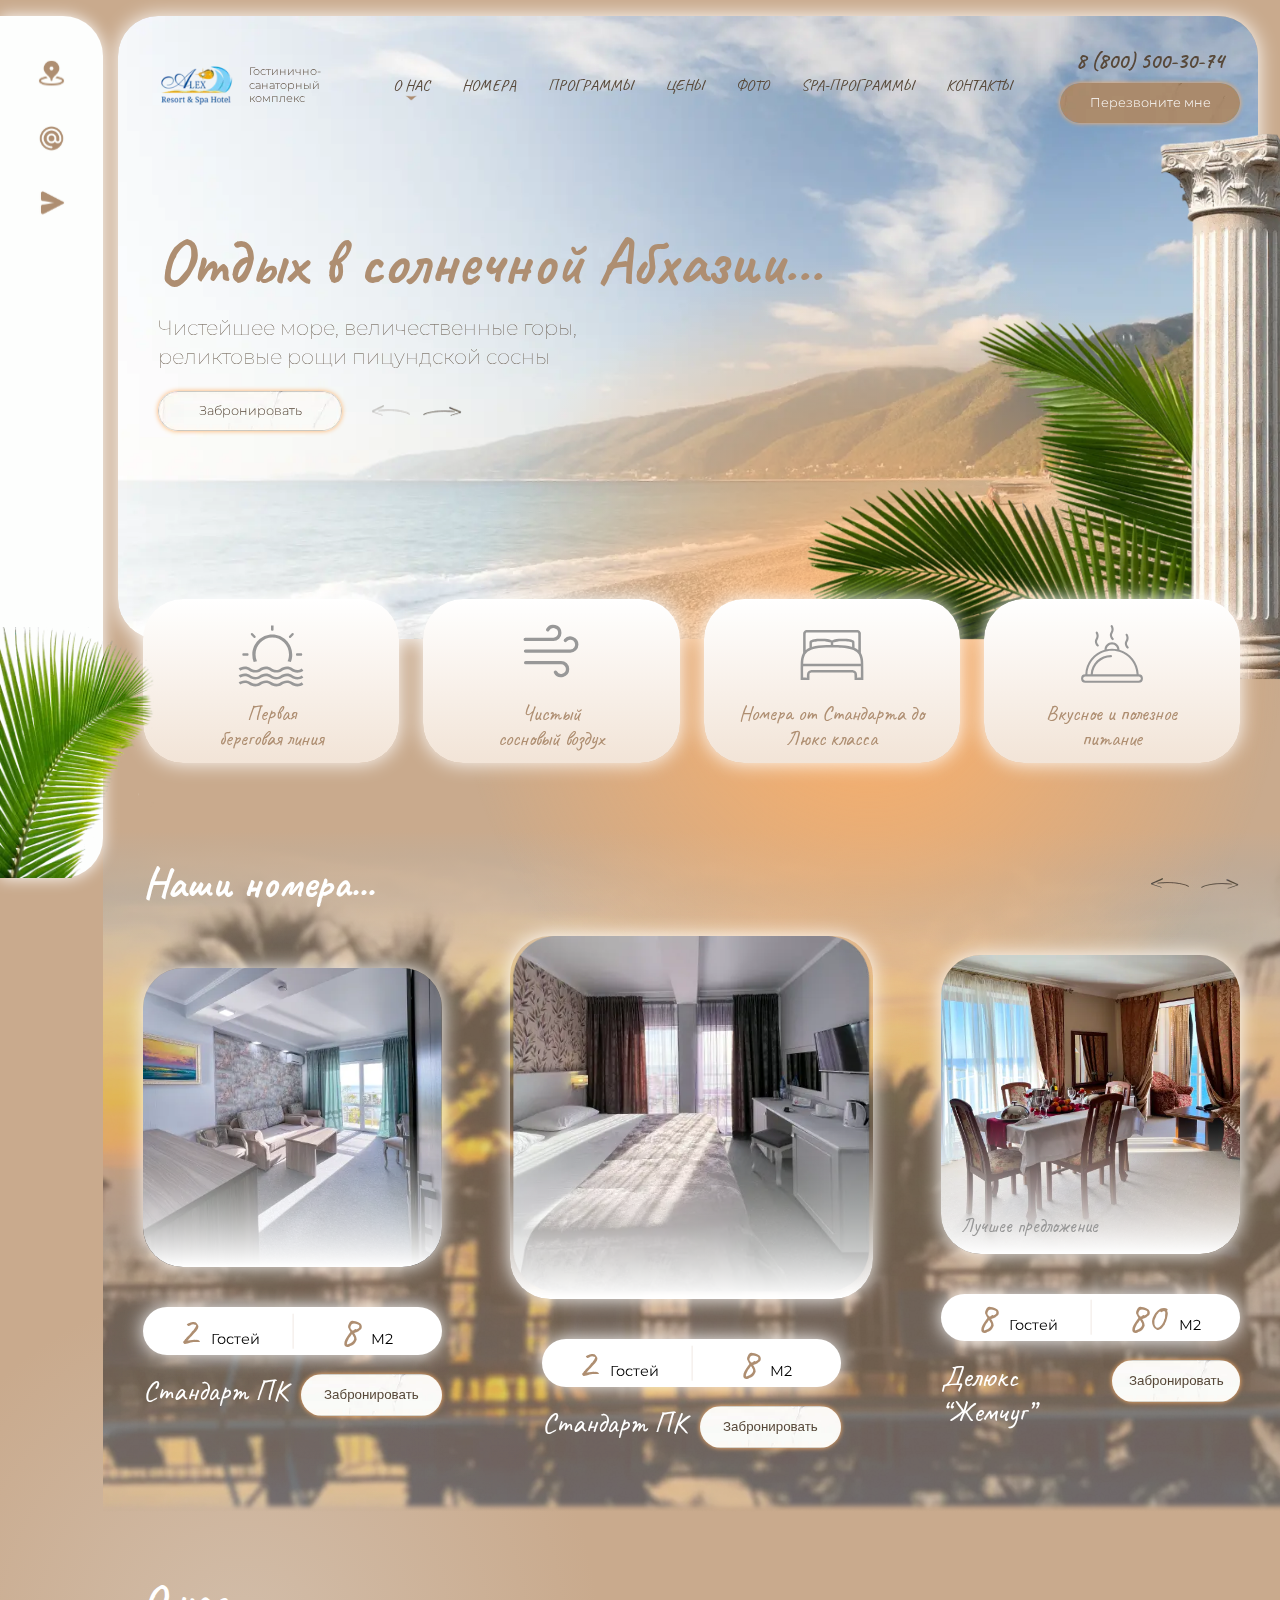
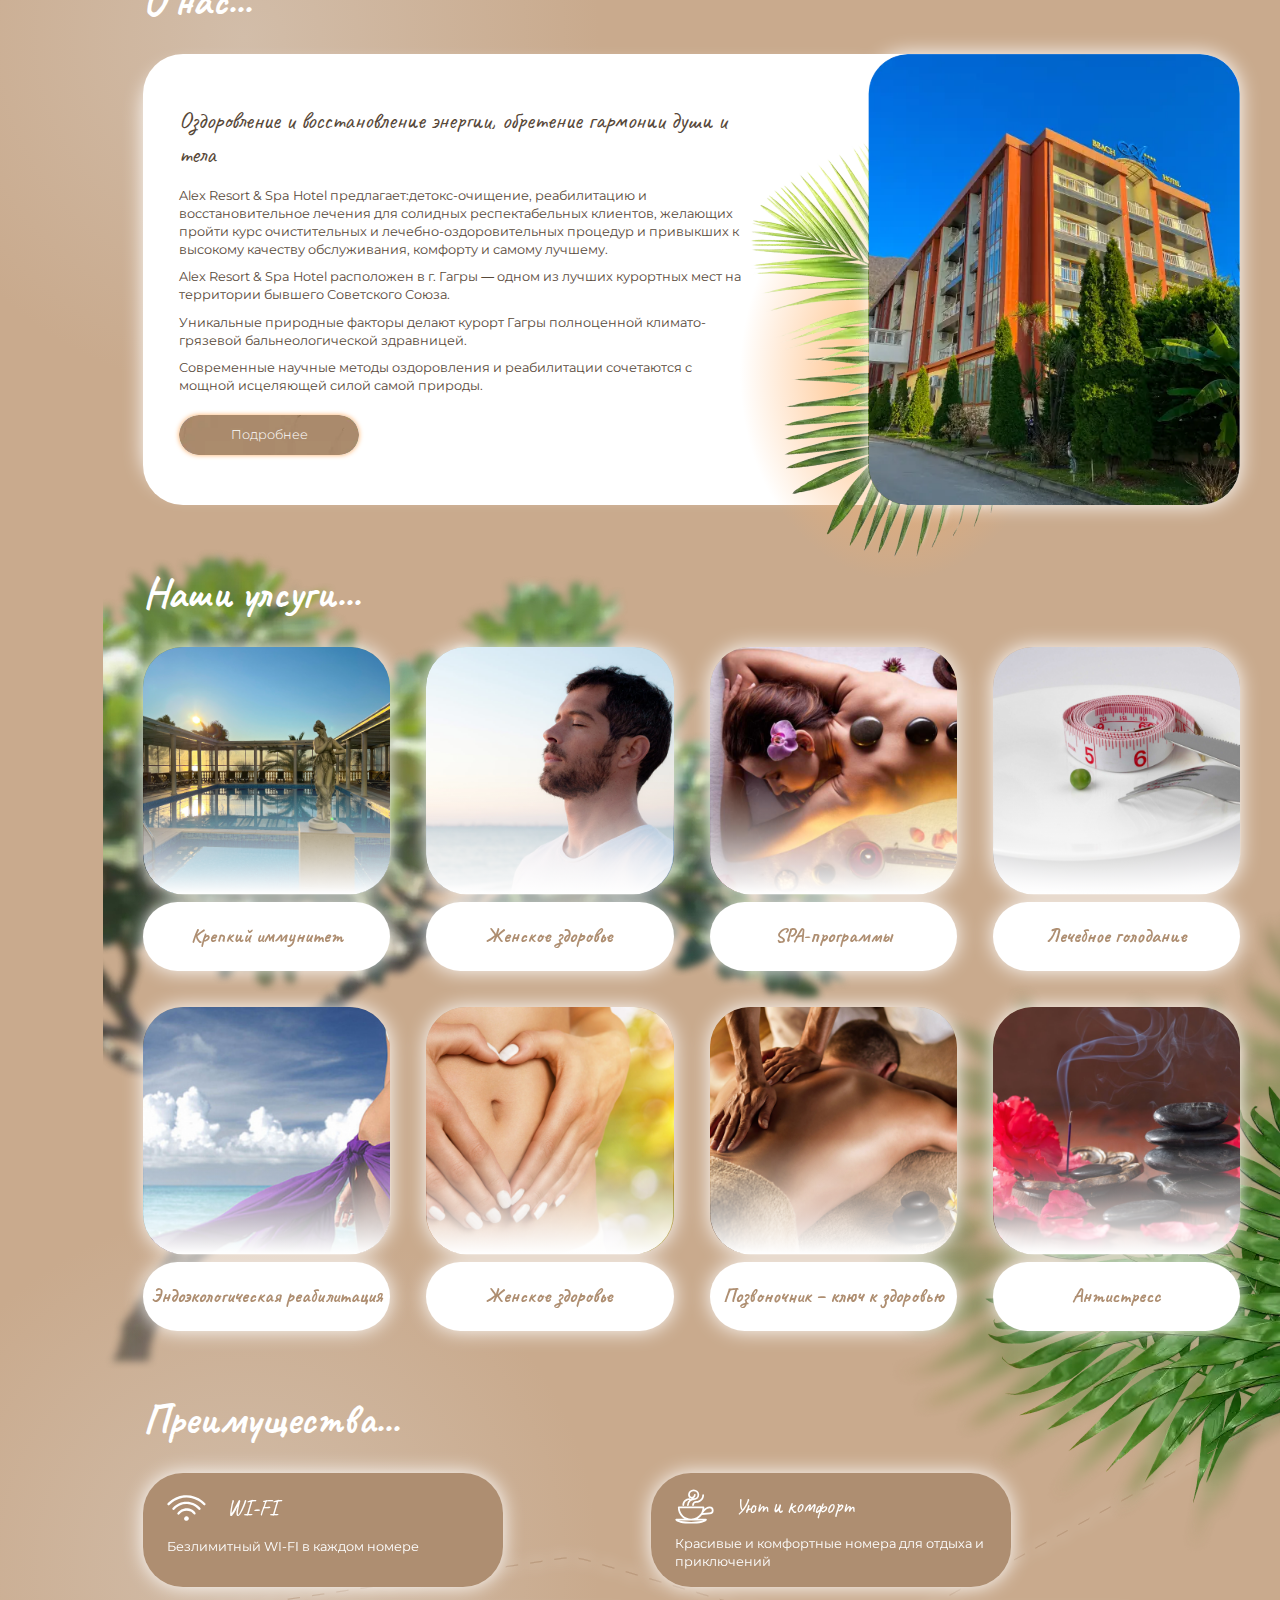
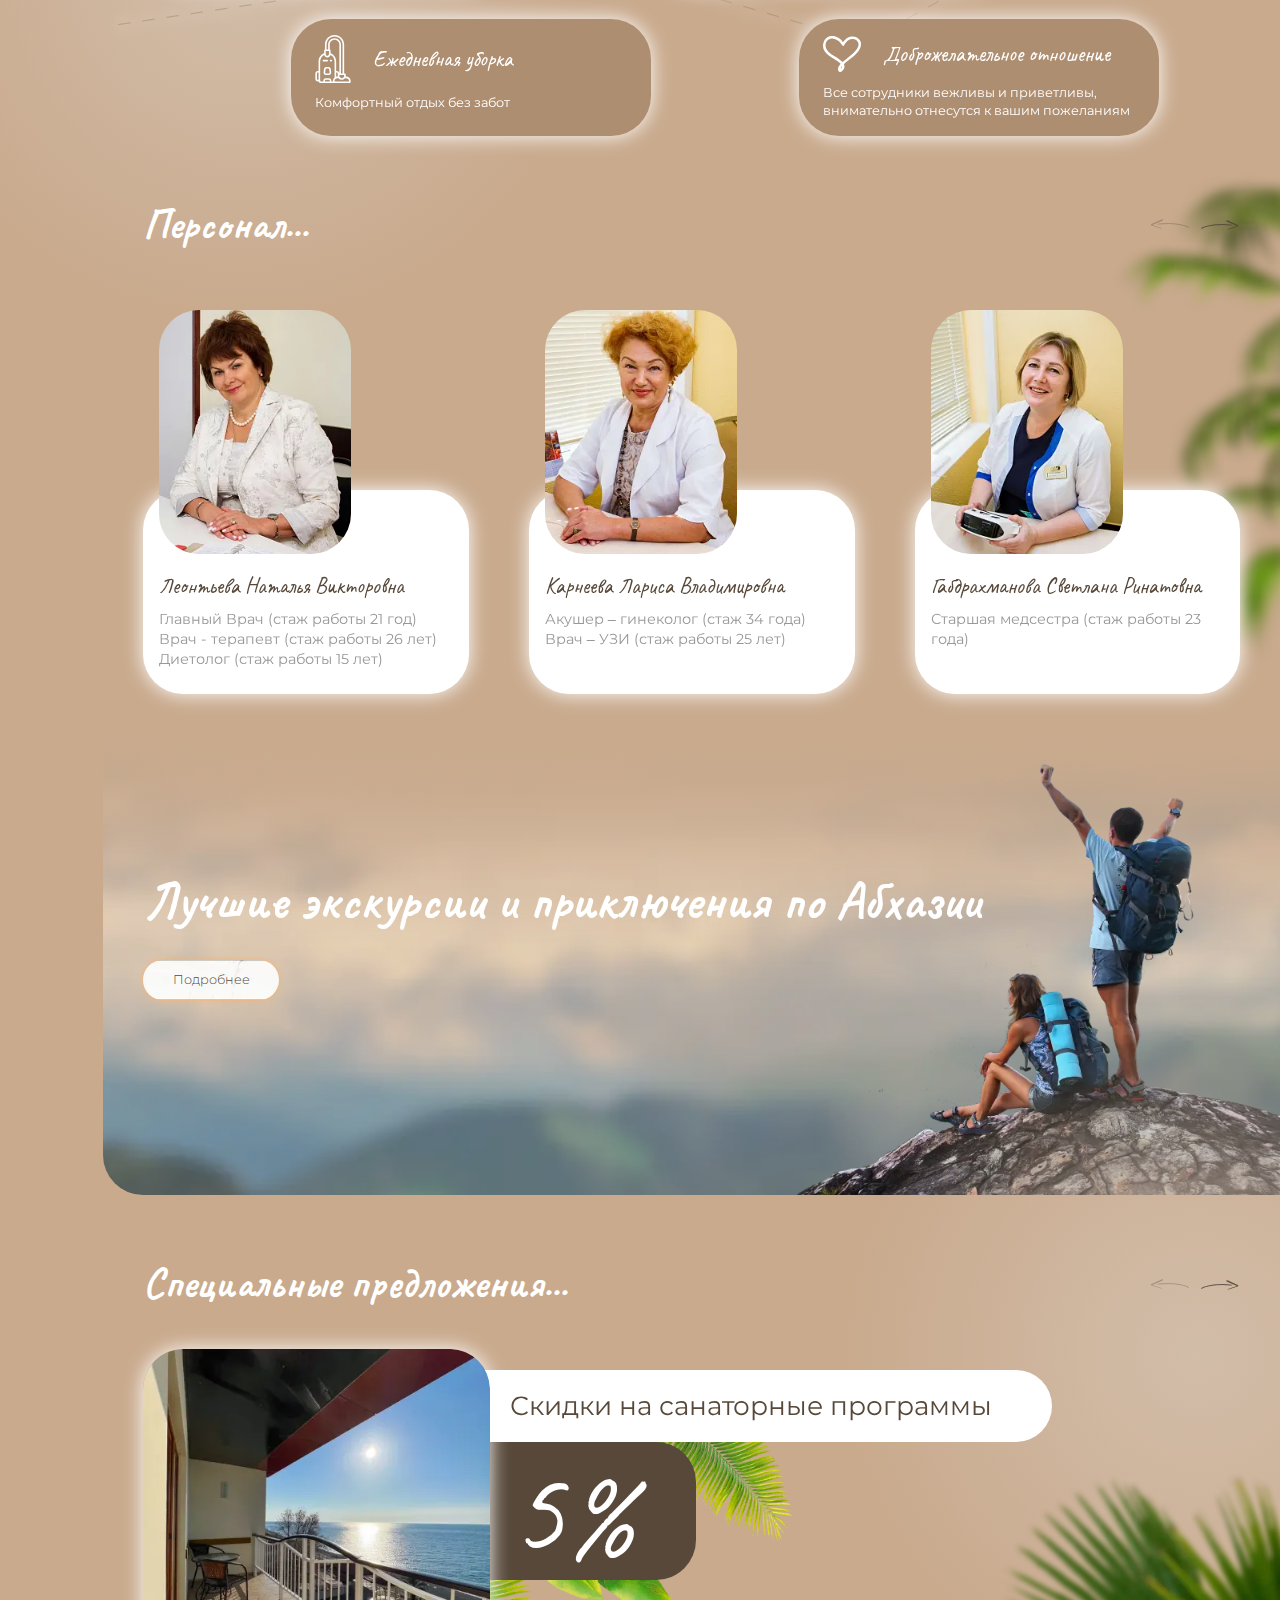
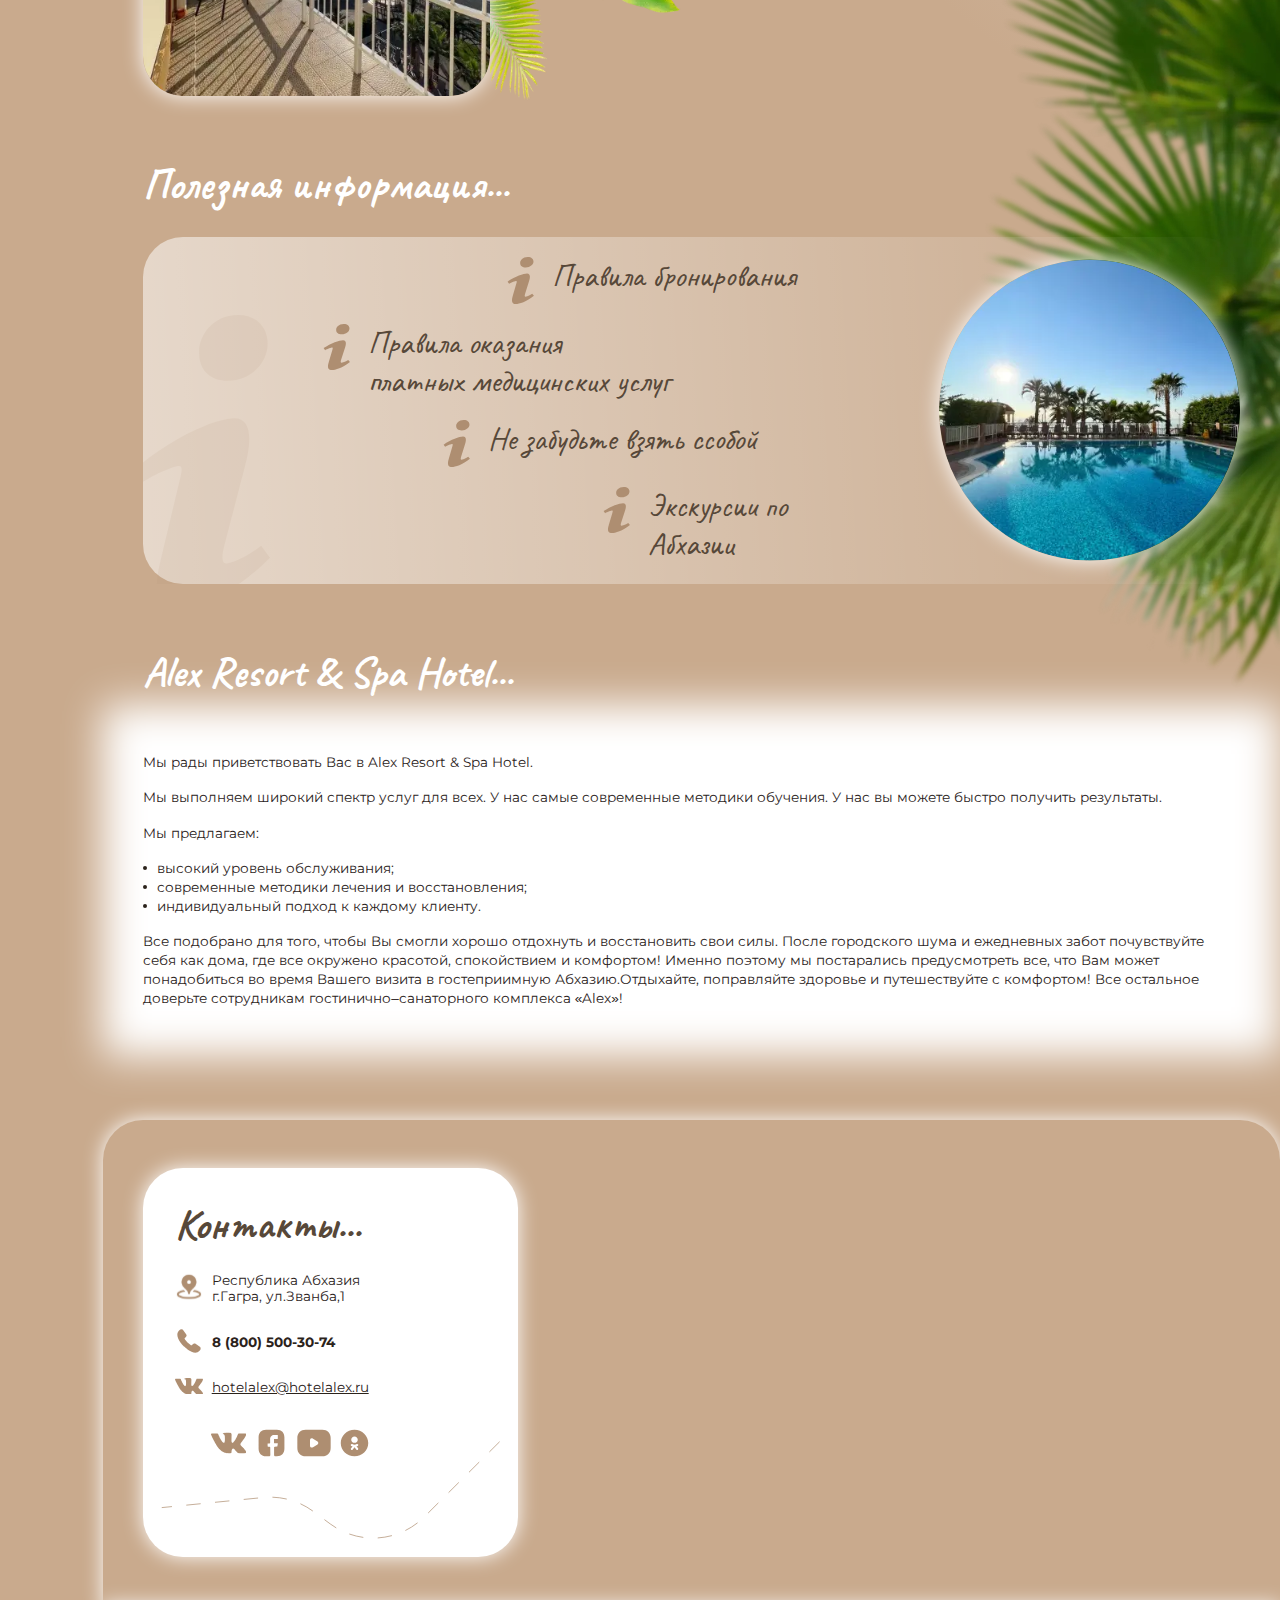
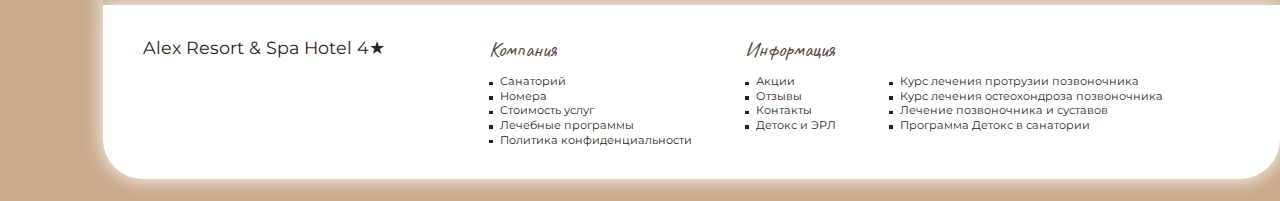
<file: index.html>
<!DOCTYPE html>
<html lang="en">

<head>
	<meta charset="UTF-8">
	<meta name="viewport" content="width=device-width, initial-scale=1.0">
	<meta name="keywords" content="">
	<link rel="stylesheet" href="css/libs.min.css">
	<link rel="stylesheet" href="css/style.min.css">
	<title>Главная</title>
	<script src="https://api-maps.yandex.ru/2.1/?lang=ru_RU&apikey=9133eb49-3a97-4b2d-90be-6b80a97a5036" type="text/javascript"></script>
</head>


<body>

	<div class="content">
		<header class="header">
    <div class="container">
        <div class="header__inner">
            <div class="header__left">
                <a class="header__logo" href="">
                    <img src="img/logo.webp" alt="">
                </a>
                <div class="header__info">
                    <span>Гостинично-санаторный комплекс</span>
                </div>
            </div>
            <div class="header__center">
                <ul class="header__list">
                    <li class="header__item">
                        <div class="header__item-show">
                            <span>О нас</span>
                            <i>
                                <img src="img/arrow-down.webp" alt="">
                            </i>
                        </div>
                        <div class="header__item-hidden">
                            <div class="header__item-content">
                                <a class="header__item-link" href="">Пункт меню</a>
                                <a class="header__item-link" href="">Пункт меню</a>
                                <a class="header__item-link" href="">Пункт меню</a>
                                <a class="header__item-link" href="">Пункт меню</a>
                            </div>
                        </div>
                    </li>
                    <li class="header__link"><a href="">Номера</a></li>
                    <li class="header__link"><a href="">Программы</a></li>
                    <li class="header__link"><a href="">Цены</a></li>
                    <li class="header__link"><a href="">Фото</a></li>
                    <li class="header__link"><a href="">Spa-программы</a></li>
                    <li class="header__link"><a href="">Контакты</a></li>
                </ul>
            </div>
            <div class="header__right">
                <a class="header__tel" href="tel:8 (800) 500-30-74">
                    <span>8 (800) 500-30-74</span>
                </a>
                <a class="header__btn btn btn-brown" href="">
                    <span>Перезвоните мне</span>
                </a>
                <div class="header__burger">
                    <span></span>
                    <span></span>
                    <span></span>
                </div>
            </div>
        </div>
    </div>
</header>

		<main class="main-content">
			<aside class="sidebar">
				<div class="container">
					<div class="sidebar__inner">
						<div class="sidebar__items">
							<div class="sidebar__item">
								<div class="sidebar__item-show">
									<img src="img/location.svg" alt="">
								</div>
								<div class="sidebar__item-hidden">
									<a href="">Абхазия, г. Гагра, ул. Званба, 1</a>
								</div>
							</div>
							<div class="sidebar__item">
								<div class="sidebar__item-show">
									<img src="img/mail.svg" alt="">
								</div>
								<div class="sidebar__item-hidden">
									<a href="mailto:hotelalex@hotelalex.ru">hotelalex@hotelalex.ru</a>
								</div>
							</div>
							<div class="sidebar__item">
								<div class="sidebar__item-show">
									<img src="img/telegram.svg" alt="">
								</div>
								<div class="sidebar__item-hidden">
									<a href="">Оставить заявку</a>
								</div>
							</div>
						</div>
						<div class="sidebar__img">
							<img src="img/sidebar-img.webp" alt="">
						</div>
					</div>
				</div>
			</aside>
			<section class="main">
				<img class="main__img" src="img/main-img.webp" alt="">
				<img class="main__img2" src="img/main-img2.webp" alt="">
				<div class="main__inner">
					<div class="main__slider">
						<div class="main__swiper swiper mySwiper">
							<div class="main__swiper-wrapper swiper-wrapper">
								<div class="main__slide swiper-slide">
									<img class="main__slide-bg" src="img/main-bg.webp" alt="">
									<div class="container">
										<div class="main__desc">
											<h1 class="main__title">
												Отдых в солнечной Абхазии...
											</h1>
											<div class="main__text">
												<p>Чистейшее море, величественные горы, реликтовые рощи пицундской сосны</p>
											</div>
											<a class="main__btn btn btn-white" href="">
												<span>Забронировать</span>
											</a>
										</div>
									</div>
								</div>
								<div class="main__slide swiper-slide">
									<img class="main__slide-bg" src="img/main-bg.webp" alt="">
									<div class="container">
										<div class="main__desc">
											<h1 class="main__title">
												Отдых в солнечной Абхазии...
											</h1>
											<div class="main__text">
												<p>Чистейшее море, величественные горы, реликтовые рощи пицундской сосны</p>
											</div>
											<a class="main__btn btn btn-white" href="">
												<span>Забронировать</span>
											</a>
										</div>
									</div>
								</div>
								<div class="main__slide swiper-slide">
									<img class="main__slide-bg" src="img/main-bg.webp" alt="">
									<div class="container">
										<div class="main__desc">
											<h1 class="main__title">
												Отдых в солнечной Абхазии...
											</h1>
											<div class="main__text">
												<p>Чистейшее море, величественные горы, реликтовые рощи пицундской сосны</p>
											</div>
											<a class="main__btn btn btn-white" href="">
												<span>Забронировать</span>
											</a>
										</div>
									</div>
								</div>
								<div class="main__slide swiper-slide">
									<img class="main__slide-bg" src="img/main-bg.webp" alt="">
									<div class="container">
										<div class="main__desc">
											<h1 class="main__title">
												Отдых в солнечной Абхазии...
											</h1>
											<div class="main__text">
												<p>Чистейшее море, величественные горы, реликтовые рощи пицундской сосны</p>
											</div>
											<a class="main__btn btn btn-white" href="">
												<span>Забронировать</span>
											</a>
										</div>
									</div>
								</div>
							</div>
						</div>
						<div class="container">
							<div class="main__slider-nav">
								<div class="main__slider-btns">
									<div class="swiper-button-prev">
										<img src="img/btn-prev.webp" alt="">
									</div>
									<div class="swiper-button-next">
										<img src="img/btn-next.webp" alt="">
									</div>
								</div>
							</div>
						</div>
					</div>
				</div>
			</section>
			<section class="advantages">
				<div class="container">
					<div class="advantages__inner">
						<div class="advantages__inner">
							<div class="advantages__slider">
								<div class="advantages__swiper swiper mySwiper">
									<div class="advantages__swiper-wrapper swiper-wrapper">
										<div class="advantage-card swiper-slide">
											<div class="advantage-card__icon">
												<img src="img/advantages-icon.svg" alt="">
											</div>
											<div class="advantage-card__title">
												<span>Первая <br> береговая линия</span>
											</div>
										</div>
										<div class="advantage-card swiper-slide">
											<div class="advantage-card__icon">
												<img src="img/advantages-icon2.svg" alt="">
											</div>
											<div class="advantage-card__title">
												<span>Чистый <br> сосновый воздух</span>
											</div>
										</div>
										<div class="advantage-card swiper-slide">
											<div class="advantage-card__icon">
												<img src="img/advantages-icon3.svg" alt="">
											</div>
											<div class="advantage-card__title">
												<span>Номера от Стандарта до Люкс класса</span>
											</div>
										</div>
										<div class="advantage-card swiper-slide">
											<div class="advantage-card__icon">
												<img src="img/advantages-icon4.svg" alt="">
											</div>
											<div class="advantage-card__title">
												<span>Вкусное и полезное <br> питание</span>
											</div>
										</div>
									</div>
								</div>
								<div class="advantages__slider-nav">
									<div class="advantages__slider-btns">
										<div class="swiper-button-prev">
											<img src="img/btn-prev.webp" alt="">
										</div>
										<div class="swiper-button-next">
											<img src="img/btn-next.webp" alt="">
										</div>
									</div>
								</div>
							</div>
						</div>
					</div>
				</div>
			</section>
			<section class="rooms">
				<div class="container">
					<div class="rooms__inner">
						<div class="rooms__top">
							<h2 class="rooms__title display2">
								<span>Наши номера...</span>
							</h2>
							<div class="rooms__slider-btns">
								<div class="swiper-button-prev">
									<img src="img/btn-prev.webp" alt="">
								</div>
								<div class="swiper-button-next">
									<img src="img/btn-next.webp" alt="">
								</div>
							</div>
						</div>
						<div class="rooms__slider">
							<div class="rooms__swiper swiper mySwiper">
								<div class="rooms__swiper-wrapper swiper-wrapper">
									<a href="" class="room-card swiper-slide">
										<div class="room-card__img">
											<img src="img/room-img.webp" alt="">
										</div>
										<div class="room-card__desc">
											<div class="room-card__info">
												<div class="room-card__quantity">
													<span>2</span>
													<span>Гостей</span>
												</div>
												<div class="room-card__size">
													<span>8</span>
													<span>М2</span>
												</div>
											</div>
											<div class="room-card__bottom">
												<div class="room-card__text">
													<p>Стандарт ПК</p>
												</div>
												<button class="room-card__btn btn-white">
													<span>Забронировать</span>
												</button>
											</div>
										</div>
									</a>
									<a href="" class="room-card swiper-slide">
										<div class="room-card__img">
											<img src="img/room-img2.webp" alt="">
											<div class="room-card__best">
												<span>Лучшее предложение</span>
											</div>
										</div>
										<div class="room-card__desc">
											<div class="room-card__info">
												<div class="room-card__quantity">
													<span>8</span>
													<span>Гостей</span>
												</div>
												<div class="room-card__size">
													<span>80</span>
													<span>М2</span>
												</div>
											</div>
											<div class="room-card__bottom">
												<div class="room-card__text">
													<p>Делюкс “Жемчуг”</p>
												</div>
												<button class="room-card__btn btn-white">
													<span>Забронировать</span>
												</button>
											</div>
										</div>
									</a>
									<a href="" class="room-card swiper-slide">
										<div class="room-card__img">
											<img src="img/room-img3.webp" alt="">
										</div>
										<div class="room-card__desc">
											<div class="room-card__info">
												<div class="room-card__quantity">
													<span>2</span>
													<span>Гостей</span>
												</div>
												<div class="room-card__size">
													<span>8</span>
													<span>М2</span>
												</div>
											</div>
											<div class="room-card__bottom">
												<div class="room-card__text">
													<p>Стандарт ПК</p>
												</div>
												<button class="room-card__btn btn-white">
													<span>Забронировать</span>
												</button>
											</div>
										</div>
									</a>
								</div>
							</div>
						</div>
					</div>
				</div>
			</section>
			<section class="about">
				<div class="container">
					<div class="about__inner">
						<h2 class="about__title display2">
							<span>О нас...</span>
						</h2>
						<div class="about__content">
							<div class="about__left">
								<div class="about__desc">
									<div class="about__subtitle text30">
										<span>Оздоровление и восстановление энергии, обретение гармонии души и тела</span>
									</div>
									<div class="about__text">
										<p>Alex Resort & Spa Hotel предлагает:детокс-очищение, реабилитацию и восстановительное лечения для солидных респектабельных клиентов, желающих пройти курс очистительных и лечебно-оздоровительных процедур и привыкших к высокому качеству обслуживания, комфорту и самому лучшему.</p>
										<p>Alex Resort & Spa Hotel расположен в г. Гагры — одном из лучших курортных мест на территории бывшего Советского Союза.</p>
										<p>Уникальные природные факторы делают курорт Гагры полноценной климато-грязевой бальнеологической здравницей.</p>
										<p>Современные научные методы оздоровления и реабилитации сочетаются с мощной исцеляющей силой самой природы.</p>
									</div>
									<a class="about__btn btn btn-brown" href="">
										<span>Подробнее</span>
									</a>
								</div>
							</div>
							<div class="about__right">
								<div class="about__img">
									<img src="img/about-img.webp" alt="">
									<img src="img/about-img2.webp" alt="">
								</div>
							</div>
						</div>
					</div>
				</div>
			</section>
			<section class="services">
				<img class="services-bg" src="img/service-bg.webp" alt="">
				<img class="services-bg2" src="img/service-bg2.webp" alt="">
				<div class="container">
					<div class="services__inner">
						<div class="services__top">
							<h2 class="services__title display2">
								<span>Наши улсуги...</span>
							</h2>
							<div class="services__slider-btns">
								<div class="swiper-button-prev">
									<img src="img/btn-prev.webp" alt="">
								</div>
								<div class="swiper-button-next">
									<img src="img/btn-next.webp" alt="">
								</div>
							</div>
						</div>
						<div class="services__slider">
							<div class="services__swiper swiper mySwiper">
								<div class="services__swiper-wrapper swiper-wrapper">
									<div class="service-card swiper-slide">
										<div class="service-card__img">
											<img src="img/service-img.png" alt="">
										</div>
										<a href="" class="service-card__btn btn">
											<span>Крепкий иммунитет</span>
											<span>Подробнее</span>
										</a>
									</div>
									<div class="service-card swiper-slide">
										<div class="service-card__img">
											<img src="img/service-img2.png" alt="">
										</div>
										<a href="" class="service-card__btn btn">
											<span>Женское здоровье</span>
											<span>Подробнее</span>
										</a>
									</div>
									<div class="service-card swiper-slide">
										<div class="service-card__img">
											<img src="img/service-img3.png" alt="">
										</div>
										<a href="" class="service-card__btn btn">
											<span>SPA-программы</span>
											<span>Подробнее</span>
										</a>
									</div>
									<div class="service-card swiper-slide">
										<div class="service-card__img">
											<img src="img/service-img4.png" alt="">
										</div>
										<a href="" class="service-card__btn btn">
											<span>Лечебное голодание</span>
											<span>Подробнее</span>
										</a>
									</div>
									<div class="service-card swiper-slide">
										<div class="service-card__img">
											<img src="img/service-img5.png" alt="">
										</div>
										<a href="" class="service-card__btn btn">
											<span>Эндоэкологическая реабилитация</span>
											<span>Подробнее</span>
										</a>
									</div>
									<div class="service-card swiper-slide">
										<div class="service-card__img">
											<img src="img/service-img6.png" alt="">
										</div>
										<a href="" class="service-card__btn btn">
											<span>Женское здоровье</span>
											<span>Подробнее</span>
										</a>
									</div>
									<div class="service-card swiper-slide">
										<div class="service-card__img">
											<img src="img/service-img7.png" alt="">
										</div>
										<a href="" class="service-card__btn btn">
											<span>Позвоночник – ключ к здоровью</span>
											<span>Подробнее</span>
										</a>
									</div>
									<div class="service-card swiper-slide">
										<div class="service-card__img">
											<img src="img/service-img8.png" alt="">
										</div>
										<a href="" class="service-card__btn btn">
											<span>Антистресс</span>
											<span>Подробнее</span>
										</a>
									</div>
								</div>
							</div>
						</div>
					</div>
				</div>
			</section>
			<section class="advantages2">
				<img class="advantages2__line" src="img/line4.svg" alt="">
				<div class="container">
					<div class="advantages2__inner">
						<div class="advantages2__top">
							<h2 class="advantages2__title display2">
								<span>Преимущества...</span>
							</h2>
							<div class="advantages2__slider-btns">
								<div class="swiper-button-prev">
									<img src="img/btn-prev.webp" alt="">
								</div>
								<div class="swiper-button-next">
									<img src="img/btn-next.webp" alt="">
								</div>
							</div>
						</div>
						<div class="advantages2__slider">
							<div class="advantages2__swiper swiper mySwiper">
								<div class="advantages2__swiper-wrapper swiper-wrapper">
									<div class="advantage2-card swiper-slide">
										<div class="advantage2-card__top">
											<div class="advantage2-card__icon">
												<img src="img/advantage-icon.svg" alt="">
											</div>
											<div class="advantage2-card__title">
												<span>WI-FI</span>
											</div>
										</div>
										<div class="advantage2-card__text">
											<p>Безлимитный WI-FI в каждом номере</p>
										</div>
									</div>
									<div class="advantage2-card swiper-slide">
										<div class="advantage2-card__top">
											<div class="advantage2-card__icon">
												<img src="img/advantage-icon2.svg" alt="">
											</div>
											<div class="advantage2-card__title">
												<span>Уют и комфорт</span>
											</div>
										</div>
										<div class="advantage2-card__text">
											<p>Красивые и комфортные номера для отдыха и приключений</p>
										</div>
									</div>
									<div class="advantage2-card swiper-slide">
										<div class="advantage2-card__top">
											<div class="advantage2-card__icon">
												<img src="img/advantage-icon3.svg" alt="">
											</div>
											<div class="advantage2-card__title">
												<span>Ежедневная уборка</span>
											</div>
										</div>
										<div class="advantage2-card__text">
											<p>Комфортный отдых без забот</p>
										</div>
									</div>
									<div class="advantage2-card swiper-slide">
										<div class="advantage2-card__top">
											<div class="advantage2-card__icon">
												<img src="img/advantage-icon4.svg" alt="">
											</div>
											<div class="advantage2-card__title">
												<span>Доброжелательное отношение</span>
											</div>
										</div>
										<div class="advantage2-card__text">
											<p>Все сотрудники вежливы и приветливы, внимательно отнесутся к вашим пожеланиям</p>
										</div>
									</div>
								</div>
							</div>
						</div>
					</div>
				</div>
			</section>
			<section class="staff">
				<img class="staff-bg" src="img/staff-bg.webp" alt="">
				<div class="container">
					<div class="staff__inner">
						<div class="staff__top">
							<h2 class="staff__title display2">
								<span>Персонал...</span>
							</h2>
							<div class="staff__slider-btns">
								<div class="swiper-button-prev">
									<img src="img/btn-prev.webp" alt="">
								</div>
								<div class="swiper-button-next">
									<img src="img/btn-next.webp" alt="">
								</div>
							</div>
						</div>
						<div class="staff__slider">
							<div class="staff__swiper swiper mySwiper">
								<div class="staff__swiper-wrapper swiper-wrapper">
									<a href="" class="staff-card swiper-slide">
										<div class="staff-card__img">
											<img src="img/staff-img.webp" alt="">
										</div>
										<div class="staff-card__desc">
											<div class="staff-card__name">
												<span>Леонтьева Наталья Викторовна</span>
											</div>
											<div class="staff-card__text">
												<p>Главный Врач (стаж работы 21 год) Врач - терапевт (стаж работы 26 лет) Диетолог (стаж  работы 15 лет)</p>
											</div>
										</div>
									</a>
									<a href="" class="staff-card swiper-slide">
										<div class="staff-card__img">
											<img src="img/staff-img2.webp" alt="">
										</div>
										<div class="staff-card__desc">
											<div class="staff-card__name">
												<span>Карнеева Лариса Владимировна</span>
											</div>
											<div class="staff-card__text">
												<p>Акушер – гинеколог (стаж 34 года) Врач – УЗИ (стаж работы 25 лет)</p>
											</div>
										</div>
									</a>
									<a href="" class="staff-card swiper-slide">
										<div class="staff-card__img">
											<img src="img/staff-img3.webp" alt="">
										</div>
										<div class="staff-card__desc">
											<div class="staff-card__name">
												<span>Габдрахманова Светлана Ринатовна</span>
											</div>
											<div class="staff-card__text">
												<p>Старшая медсестра (стаж работы 23 года)</p>
											</div>
										</div>
									</a>
									<a href="" class="staff-card swiper-slide">
										<div class="staff-card__img">
											<img src="img/staff-img.webp" alt="">
										</div>
										<div class="staff-card__desc">
											<div class="staff-card__name">
												<span>Леонтьева Наталья Викторовна</span>
											</div>
											<div class="staff-card__text">
												<p>Главный Врач (стаж работы 21 год) Врач - терапевт (стаж работы 26 лет) Диетолог (стаж  работы 15 лет)</p>
											</div>
										</div>
									</a>
									<a href="" class="staff-card swiper-slide">
										<div class="staff-card__img">
											<img src="img/staff-img2.webp" alt="">
										</div>
										<div class="staff-card__desc">
											<div class="staff-card__name">
												<span>Карнеева Лариса Владимировна</span>
											</div>
											<div class="staff-card__text">
												<p>Акушер – гинеколог (стаж 34 года) Врач – УЗИ (стаж работы 25 лет)</p>
											</div>
										</div>
									</a>
									<a href="" class="staff-card swiper-slide">
										<div class="staff-card__img">
											<img src="img/staff-img3.webp" alt="">
										</div>
										<div class="staff-card__desc">
											<div class="staff-card__name">
												<span>Габдрахманова Светлана Ринатовна</span>
											</div>
											<div class="staff-card__text">
												<p>Старшая медсестра (стаж работы 23 года)</p>
											</div>
										</div>
									</a>
								</div>
							</div>
						</div>
					</div>
				</div>
			</section>
			<section class="excursions">
				<img class="excursions-img" src="img/excursions-img.webp" alt="">
				<div class="container">
					<div class="excursions__inner">
						<h2 class="excursions__title">
							<span>Лучшие экскурсии и приключения по Абхазии</span>
						</h2>
						<a href="" class="excursions__btn btn btn-white">
							<span>Подробнее</span>
						</a>
					</div>
				</div>
			</section>
			<section class="offers">
				<img class="offers-bg" src="img/offers-img3.webp" alt="">
				<div class="container">
					<div class="offers__inner">
						<div class="offers__top">
							<h2 class="offers__title display2">
								<span>Специальные предложения...</span>
							</h2>
							<div class="offers__slider-btns">
								<div class="swiper-button-prev">
									<img src="img/btn-prev.webp" alt="">
								</div>
								<div class="swiper-button-next">
									<img src="img/btn-next.webp" alt="">
								</div>
							</div>
						</div>
						<div class="offers__slider">
							<div class="offers__swiper swiper mySwiper">
								<div class="offers__swiper-wrapper swiper-wrapper">
									<a href="" class="offer-card swiper-slide">
										<div class="offer-card__img">
											<img src="img/offers-img.webp" alt="">
										</div>
										<div class="offer-card__desc">
											<div>
												<div class="offer-card__title">
													<span>Скидки на санаторные программы</span>
												</div>
											</div>
											<div>
												<div class="offer-card__discount">
													<span>5%</span>
												</div>
											</div>
											<img class="offer-card__bg" src="img/offers-img2.webp" alt="">
										</div>
									</a>
									<a href="" class="offer-card swiper-slide">
										<div class="offer-card__img">
											<img src="img/offers-img.webp" alt="">
										</div>
										<div class="offer-card__desc">
											<div>
												<div class="offer-card__title">
													<span>Скидки на санаторные программы</span>
												</div>
											</div>
											<div>
												<div class="offer-card__discount">
													<span>10%</span>
												</div>
											</div>
											<img class="offer-card__bg" src="img/offers-img2.webp" alt="">
										</div>
									</a>
									<a href="" class="offer-card swiper-slide">
										<div class="offer-card__img">
											<img src="img/offers-img.webp" alt="">
										</div>
										<div class="offer-card__desc">
											<div>
												<div class="offer-card__title">
													<span>Скидки на санаторные программы</span>
												</div>
											</div>
											<div>
												<div class="offer-card__discount">
													<span>15%</span>
												</div>
											</div>
											<img class="offer-card__bg" src="img/offers-img2.webp" alt="">
										</div>
									</a>
								</div>
							</div>
						</div>
					</div>
				</div>
			</section>
		    <section class="info">
                <div class="container">
                    <div class="info__inner">
                        <h2 class="info__title display2">
                            <span>Полезная информация...</span>
                        </h2>
                        <div class="info__content">
							<img class="info__icon" src="img/info-icon.svg" alt="">
                            <div class="info__desc">
								<ul class="info__list">
									<li>
										<i>
											<img src="img/info-icon2.svg" alt="">
										</i>
										<span>Правила бронирования</span>
									</li>
									<li>
										<i>
											<img src="img/info-icon2.svg" alt="">
										</i>
										<span>Правила оказания <br> платных медицинских услуг</span>
									</li>
									<li>
										<i>
											<img src="img/info-icon2.svg" alt="">
										</i>
										<span>Не забудьте взять ссобой</span>
									</li>
									<li>
										<i>
											<img src="img/info-icon2.svg" alt="">
										</i>
										<span>Экскурсии по Абхазии</span>
									</li>
								</ul>
							</div>
							<div class="info__img">
								<img src="img/info-img.webp" alt="">
							</div>
                        </div>
                    </div>
                </div>
            </section>
        	<section class="hotel">
				<div class="hotel__inner">
					<div class="container">
						<h2 class="hotel__title display2">
							<span>Alex Resort & Spa Hotel...</span>
						</h2>
					</div>
					<div class="hotel__content">
						<div class="container">
							<div class="hotel__desc">
								<p>Мы рады приветствовать Вас в Alex Resort & Spa Hotel.</p>
								<p>Мы выполняем широкий спектр услуг для всех. У нас самые современные методики обучения. У нас вы можете быстро получить результаты.</p>
								<p>Мы предлагаем:</p>
								<ul>
									<li>высокий уровень обслуживания;</li>
									<li>современные методики лечения и восстановления;</li>
									<li>индивидуальный подход к каждому клиенту.</li>
								</ul>
								<p>Все подобрано для того, чтобы Вы смогли хорошо отдохнуть и восстановить свои силы. После городского шума и ежедневных забот почувствуйте себя как дома, где все окружено красотой, спокойствием и комфортом! Именно поэтому мы постарались предусмотреть все, что Вам может понадобиться во время Вашего визита в гостеприимную Абхазию.Отдыхайте, поправляйте здоровье и путешествуйте с комфортом! Все остальное доверьте сотрудникам гостинично–санаторного комплекса «Alex»!</p>
							</div>
						</div>
					</div>
				</div>
			</section>
			<section class="contacts">
				<div id="map" class="map"></div>
				<div class="container">
					<div class="contacts__inner">
						<div class="contacts__content">
							<h2 class="contacts__title display2">
								<span>Контакты...</span>
							</h2>
							<div class="contacts__items">
								<a href="" class="contacts__item">
									<i>
										<svg width="36" height="44" viewBox="0 0 36 44" fill="none" xmlns="http://www.w3.org/2000/svg" xmlns:xlink="http://www.w3.org/1999/xlink">
											<mask id="mask0_56_481" style="mask-type:alpha" maskUnits="userSpaceOnUse" x="0" y="0" width="36" height="44">
												<rect width="36" height="43.2051" fill="url(#pattern0)"/>
											</mask>
											<g mask="url(#mask0_56_481)">
												<rect width="36" height="43.2051" fill="#AE8E71"/>
											</g>
											<defs>
												<pattern id="pattern0" patternContentUnits="objectBoundingBox" width="1" height="1">
													<use xlink:href="#image0_56_481" transform="matrix(0.0111111 0 0 0.00925816 0 0.0833828)"/>
												</pattern>
												<image id="image0_56_481" width="90" height="90" xlink:href="[data-uri]"/>
											</defs>
										</svg>

									</i>
									<span>Республика Абхазия <br> г.Гагра, ул.Званба,1</span>
								</a>
								<a href="tel:8(800)5003074" class="contacts__item contacts__tel">
									<i>
										<svg width="30" height="30" viewBox="0 0 30 30" fill="none" xmlns="http://www.w3.org/2000/svg">
											<path d="M13.8125 18.6875L11.5 21C11.0125 21.4875 10.2375 21.4875 9.7375 21.0125C9.6 20.875 9.4625 20.75 9.325 20.6125C8.06096 19.34 6.89512 17.9736 5.8375 16.525C4.8125 15.1 3.9875 13.675 3.3875 12.2625C2.8 10.8375 2.5 9.475 2.5 8.175C2.5 7.325 2.65 6.5125 2.95 5.7625C3.25 5 3.725 4.3 4.3875 3.675C5.1875 2.8875 6.0625 2.5 6.9875 2.5C7.3375 2.5 7.6875 2.575 8 2.725C8.325 2.875 8.6125 3.1 8.8375 3.425L11.7375 7.5125C11.9625 7.825 12.125 8.1125 12.2375 8.3875C12.35 8.65 12.4125 8.9125 12.4125 9.15C12.4125 9.45 12.325 9.75 12.15 10.0375C11.9875 10.325 11.75 10.625 11.45 10.925L10.5 11.9125C10.3625 12.05 10.3 12.2125 10.3 12.4125C10.3 12.5125 10.3125 12.6 10.3375 12.7C10.375 12.8 10.4125 12.875 10.4375 12.95C10.6625 13.3625 11.05 13.9 11.6 14.55C12.1625 15.2 12.7625 15.8625 13.4125 16.525C13.5375 16.65 13.675 16.775 13.8 16.9C14.3 17.3875 14.3125 18.1875 13.8125 18.6875ZM27.4625 22.9125C27.4608 23.3842 27.3541 23.8497 27.15 24.275C26.9375 24.725 26.6625 25.15 26.3 25.55C25.6875 26.225 25.0125 26.7125 24.25 27.025C24.2375 27.025 24.225 27.0375 24.2125 27.0375C23.475 27.3375 22.675 27.5 21.8125 27.5C20.5375 27.5 19.175 27.2 17.7375 26.5875C16.3 25.975 14.8625 25.15 13.4375 24.1125C12.95 23.75 10.2 21.4 9.7375 21.0125L13.8 16.9C14.15 17.1625 16.75 19.375 17.0125 19.5125C17.075 19.5375 17.15 19.575 17.2375 19.6125C17.3375 19.65 17.4375 19.6625 17.55 19.6625C17.7625 19.6625 17.925 19.5875 18.0625 19.45L19.0125 18.5125C19.325 18.2 19.625 17.9625 19.9125 17.8125C20.2 17.6375 20.4875 17.55 20.8 17.55C21.0375 17.55 21.2875 17.6 21.5625 17.7125C21.8375 17.825 22.125 17.9875 22.4375 18.2L26.575 21.1375C26.9 21.3625 27.125 21.625 27.2625 21.9375C27.3875 22.25 27.4625 22.5625 27.4625 22.9125Z" fill="#AE8E71"/>
										</svg>
									</i>
									<span>8 (800) 500-30-74</span>
								</a>
								<a href="" class="contacts__item contacts__mail">
									<i>
										<svg width="44" height="26" viewBox="0 0 44 26" fill="none" xmlns="http://www.w3.org/2000/svg">
											<g clip-path="url(#clip0_56_468)">
												<path d="M38.5842 25.9966C37.6243 25.9966 36.6642 25.9909 35.7037 25.9997C35.3464 26.0029 34.9938 25.9637 34.6669 25.8302C34.3893 25.7169 34.0929 25.641 33.8376 25.4761C33.4817 25.2462 33.1286 25.0139 32.8027 24.7334C32.2976 24.2987 31.8554 23.8034 31.4161 23.3025C31.1089 22.9524 30.8037 22.6005 30.5078 22.2405C30.1183 21.7657 29.7003 21.318 29.2768 20.8754C28.9819 20.5664 28.6456 20.3133 28.2846 20.098C28.0976 19.9892 27.8908 19.9218 27.6773 19.9C27.4571 19.8754 27.2527 19.9612 27.0691 20.0716C26.911 20.1668 26.7741 20.2991 26.6426 20.4364C26.489 20.5973 26.3946 20.7908 26.2927 20.9865C26.1933 21.1774 26.1482 21.3889 26.0456 21.576C26.0393 21.586 26.0344 21.597 26.0312 21.6085C25.9778 21.9082 25.86 22.1917 25.8299 22.4977C25.8107 22.6937 25.7827 22.8892 25.752 23.0838C25.713 23.3256 25.6917 23.5702 25.6883 23.8155C25.6856 24.073 25.6963 24.3321 25.6575 24.5876C25.5976 24.9802 25.4695 25.3384 25.1565 25.5969C25.143 25.608 25.1315 25.6246 25.1161 25.6304C24.7253 25.7785 24.3699 26.0121 23.9172 25.9903C23.2364 25.9563 22.5527 25.9882 21.8696 25.9876C21.5343 25.9876 21.1985 25.9848 20.8631 25.9696C20.3327 25.9434 19.806 25.8641 19.2903 25.733C19.1895 25.7065 19.0867 25.6892 18.983 25.6813C18.815 25.671 18.6548 25.6187 18.4917 25.5794C18.2 25.509 17.9231 25.3883 17.6288 25.3274C17.4369 25.288 17.2578 25.198 17.0735 25.1311C16.8358 25.0448 16.5904 24.9754 16.3631 24.8566C16.214 24.7786 16.0559 24.7192 15.9039 24.6474C15.51 24.4615 15.1133 24.2789 14.7396 24.0534C14.3469 23.8167 13.9353 23.6099 13.577 23.3127C13.5397 23.2843 13.5008 23.2583 13.4603 23.235C12.9767 22.929 12.5342 22.5643 12.0989 22.191C11.6402 21.7973 11.2026 21.378 10.7881 20.9348C10.4464 20.5692 10.1007 20.2046 9.79236 19.8097C9.45833 19.382 9.10243 18.9732 8.78592 18.5295C8.47687 18.0975 8.17146 17.6616 7.86033 17.2312C7.5761 16.8379 7.29845 16.4392 7.04476 16.0253C6.80425 15.6314 6.5313 15.2608 6.30415 14.8567C6.14503 14.5736 5.97324 14.2959 5.79763 14.0217C5.60033 13.7134 5.42872 13.3872 5.24738 13.0677C5.17138 12.9337 5.09885 12.7978 5.00566 12.6745C4.93191 12.5765 4.87812 12.461 4.82415 12.3488C4.68533 12.0596 4.51077 11.7909 4.36206 11.5086C4.20045 11.1992 4.03947 10.8884 3.87913 10.5764C3.64522 10.1232 3.39882 9.67645 3.16768 9.2225C3.08196 9.0542 2.98791 8.88969 2.92093 8.70969C2.87373 8.58262 2.80206 8.46382 2.73803 8.3443C2.63183 8.14631 2.53761 7.94183 2.43193 7.7451C2.31949 7.53558 2.25303 7.30483 2.13486 7.10431C2.05052 6.96032 2.00402 6.79832 1.90459 6.66476C1.82719 6.56037 1.80255 6.42555 1.74356 6.30819C1.60474 6.03352 1.48743 5.74769 1.35972 5.46725C1.28834 5.31126 1.215 5.15592 1.13969 5.00125C1.07201 4.86265 1.02273 4.71595 0.955576 4.57628C0.837579 4.33112 0.734331 4.07823 0.618763 3.83127C0.490354 3.55678 0.391966 3.26681 0.260954 2.99375C0.143477 2.74932 0.0794461 2.48977 0.0237444 2.22859C-0.0548627 1.8587 0.0610521 1.61571 0.35726 1.40061C0.610781 1.21684 0.903866 1.18678 1.18932 1.14232C1.50912 1.09246 1.83604 1.12162 2.15984 1.12144C3.94126 1.12144 5.72267 1.1173 7.50443 1.12918C7.97687 1.12772 8.43298 1.30843 8.78418 1.63623C8.90842 1.7507 9.00386 1.89308 9.08403 2.04914C9.26814 2.40715 9.40488 2.78568 9.56209 3.15557C9.66933 3.40756 9.74638 3.67342 9.86472 3.91875C9.94159 4.07805 10.0117 4.24274 10.095 4.39898C10.1808 4.56148 10.2557 4.72987 10.3194 4.90297C10.365 5.0268 10.4294 5.1402 10.4842 5.2581C10.5942 5.49515 10.6924 5.73833 10.8092 5.9707C10.9866 6.32439 11.166 6.67754 11.3629 7.02062C11.4601 7.19017 11.5339 7.37377 11.6345 7.5426C11.7832 7.79172 11.9309 8.04137 12.0735 8.29408C12.254 8.61412 12.4359 8.93325 12.6312 9.24374C12.7574 9.44444 12.8846 9.64423 13.0078 9.84691C13.2787 10.2926 13.5773 10.7181 13.8794 11.1409C14.1334 11.4977 14.4148 11.8325 14.721 12.142C14.9813 12.4036 15.2763 12.6241 15.6185 12.77C15.9135 12.896 16.3331 12.8293 16.563 12.572C16.723 12.3931 16.817 12.18 16.9234 11.9676C17.0603 11.6946 17.0719 11.3916 17.1649 11.1087C17.1924 11.0252 17.1996 10.9323 17.2049 10.843C17.2212 10.598 17.2517 10.3543 17.2961 10.1131C17.3319 9.91188 17.3426 9.70759 17.3494 9.50617C17.3699 8.89419 17.3933 8.28328 17.3829 7.67148C17.3742 7.15579 17.3707 6.63992 17.3539 6.12442C17.3444 5.8312 17.3315 5.53781 17.3192 5.2446C17.3112 5.06622 17.2508 4.89343 17.2432 4.71307C17.2278 4.3457 17.1564 3.98643 17.0513 3.63814C16.9229 3.21119 16.7271 2.81466 16.3943 2.51605C16.2298 2.36845 16.0428 2.25037 15.8481 2.14183C15.6466 2.02952 15.425 1.98578 15.2209 1.88984C15.1517 1.85882 15.0769 1.8433 15.0014 1.8443C14.9549 1.8442 14.9085 1.84004 14.8626 1.83188C14.6766 1.79588 14.6408 1.72659 14.7017 1.54299C14.785 1.291 14.9742 1.129 15.1576 0.967004C15.3639 0.785569 15.5881 0.616013 15.8493 0.535015C16.1238 0.450417 16.378 0.29526 16.6746 0.282121C16.7759 0.277621 16.876 0.235862 16.976 0.208143C17.297 0.118145 17.629 0.131104 17.9552 0.0913252C18.9169 -0.0258519 19.8827 0.0079873 20.8473 0.00132746C21.2348 -0.00155247 21.6233 -0.00443231 22.0099 0.021667C22.5104 0.0556862 23.0124 0.0911454 23.5068 0.182583C23.7386 0.225602 23.973 0.268261 24.1998 0.32766C24.5157 0.410278 24.8419 0.507655 25.0874 0.747409C25.2967 0.951524 25.4815 1.1812 25.5454 1.48935C25.5681 1.59951 25.6321 1.69671 25.6573 1.80938C25.692 1.96796 25.692 2.13014 25.7147 2.28997C25.7643 2.65266 25.756 3.01895 25.7529 3.38434C25.7444 4.34912 25.6778 5.31228 25.6736 6.27759C25.6699 7.11757 25.6558 7.95713 25.6313 8.79627C25.6224 9.10766 25.6167 9.41906 25.6078 9.73027C25.5948 10.1936 25.655 10.6515 25.6927 11.1108C25.7071 11.2596 25.7422 11.4055 25.7968 11.5439C25.853 11.6926 25.8967 11.8449 25.9604 11.9928C26.0142 12.1245 26.087 12.2469 26.1763 12.3559C26.3035 12.5049 26.4324 12.6619 26.6309 12.7295C26.8692 12.8109 27.0899 12.7562 27.3004 12.6498C27.4656 12.5661 27.6127 12.4475 27.7545 12.3245C28.2449 11.8999 28.666 11.4087 29.049 10.8803C29.212 10.6553 29.3876 10.44 29.5444 10.2109C29.6742 10.021 29.7851 9.81739 29.9118 9.62443C30.1547 9.25328 30.3898 8.87601 30.6212 8.49676C30.76 8.26925 30.878 8.02787 31.0203 7.80252C31.1591 7.58202 31.2882 7.35685 31.406 7.12375C31.5372 6.86456 31.6699 6.60609 31.8069 6.34977C31.9525 6.07755 32.0844 5.79764 32.202 5.51117C32.3061 5.2581 32.4505 5.02518 32.5502 4.77319C32.6904 4.41878 32.8756 4.08597 33.0014 3.72742C33.0725 3.5251 33.1597 3.32963 33.2362 3.13073C33.3103 2.93867 33.3721 2.73888 33.4687 2.55474C33.5452 2.40877 33.5891 2.24497 33.645 2.08874C33.7528 1.78832 33.9379 1.55001 34.1534 1.33059C34.1606 1.32112 34.1698 1.31354 34.1803 1.30846C34.3693 1.25932 34.5347 1.1308 34.738 1.12972C35.0735 1.12792 35.4089 1.12378 35.7445 1.1236C37.7458 1.1236 39.7472 1.1236 41.7485 1.1236C41.9503 1.1236 42.1519 1.10758 42.3544 1.12234C42.4932 1.13242 42.6321 1.14502 42.765 1.1812C42.8979 1.21738 43.0366 1.2361 43.1709 1.26778C43.4168 1.32574 43.6472 1.44633 43.8035 1.64703C43.9047 1.77698 43.9968 1.93952 43.9911 2.13482C43.9838 2.38681 43.9581 2.62818 43.8903 2.87568C43.8238 3.11795 43.7447 3.35374 43.6647 3.5899C43.6165 3.73066 43.5441 3.85989 43.4842 3.99597C43.3423 4.31672 43.2019 4.64071 43.0274 4.94239C42.8701 5.21364 42.7178 5.48885 42.5519 5.75471C42.3737 6.04036 42.1917 6.32331 42.0117 6.60771C41.9484 6.7076 41.8887 6.81002 41.8224 6.90776C41.6369 7.18207 41.4452 7.45188 41.2628 7.72854C41.0478 8.05505 40.817 8.36932 40.5881 8.68521C40.2237 9.18776 39.8687 9.69805 39.4949 10.1934C39.1791 10.6126 38.8811 11.0459 38.5589 11.4595C38.2292 11.8836 37.9389 12.3377 37.626 12.7744C37.4155 13.0685 37.2203 13.3701 37.0595 13.6943C36.9002 14.0154 36.787 14.3544 36.778 14.7203C36.7711 14.9941 36.8127 15.2542 36.9739 15.4845C37.0303 15.5657 37.0421 15.6714 37.0954 15.7605C37.2712 16.0539 37.515 16.2857 37.7307 16.5427C38.069 16.9458 38.4713 17.2807 38.8376 17.654C38.9778 17.7968 39.1131 17.9451 39.2796 18.0574C39.3077 18.0783 39.3334 18.1024 39.3563 18.1294C39.8539 18.6721 40.3927 19.1714 40.8899 19.715C41.1047 19.949 41.3128 20.19 41.522 20.4296C41.611 20.5316 41.7167 20.6184 41.8026 20.723C42.0719 21.0502 42.3329 21.3848 42.5928 21.7203C42.977 22.2164 43.3116 22.7463 43.6208 23.2942C43.7704 23.5593 43.8922 23.8405 43.9602 24.1339C44.051 24.5254 44.0003 24.9068 43.7329 25.2318C43.5443 25.4606 43.3154 25.6098 43.0378 25.7074C42.8249 25.7828 42.6071 25.8406 42.3957 25.9189C42.1924 25.9941 41.9737 25.9848 41.761 25.9857C40.7025 25.9896 39.644 25.9875 38.5855 25.9875L38.5842 25.9966Z" fill="#AE8E71"/>
											</g>
											<defs>
												<clipPath id="clip0_56_468">
													<rect width="44" height="26" fill="white"/>
												</clipPath>
											</defs>
										</svg>
									</i>
									<span>hotelalex@hotelalex.ru</span>
								</a>
							</div>
							<div class="contacts__socials">
								<a class="contacts__social" href="">
									<svg width="44" height="26" viewBox="0 0 44 26" fill="none" xmlns="http://www.w3.org/2000/svg">
										<g clip-path="url(#clip0_56_468)">
											<path d="M38.5842 25.9966C37.6243 25.9966 36.6642 25.9909 35.7037 25.9997C35.3464 26.0029 34.9938 25.9637 34.6669 25.8302C34.3893 25.7169 34.0929 25.641 33.8376 25.4761C33.4817 25.2462 33.1286 25.0139 32.8027 24.7334C32.2976 24.2988 31.8554 23.8034 31.4161 23.3025C31.1089 22.9524 30.8037 22.6005 30.5078 22.2405C30.1183 21.7657 29.7003 21.318 29.2768 20.8754C28.9819 20.5664 28.6456 20.3133 28.2846 20.098C28.0976 19.9892 27.8908 19.9218 27.6773 19.9C27.4571 19.8754 27.2527 19.9612 27.0691 20.0716C26.911 20.1668 26.7741 20.2991 26.6426 20.4364C26.489 20.5973 26.3946 20.7908 26.2927 20.9865C26.1933 21.1774 26.1482 21.3889 26.0456 21.576C26.0393 21.586 26.0344 21.597 26.0312 21.6085C25.9778 21.9082 25.86 22.1917 25.8299 22.4977C25.8107 22.6937 25.7827 22.8892 25.752 23.0838C25.713 23.3256 25.6917 23.5702 25.6883 23.8155C25.6856 24.073 25.6963 24.332 25.6575 24.5876C25.5976 24.9802 25.4695 25.3384 25.1565 25.5969C25.143 25.608 25.1315 25.6246 25.1161 25.6304C24.7253 25.7785 24.3699 26.0121 23.9172 25.9903C23.2364 25.9563 22.5527 25.9882 21.8696 25.9876C21.5343 25.9876 21.1985 25.9848 20.8631 25.9696C20.3327 25.9434 19.806 25.8641 19.2903 25.733C19.1895 25.7065 19.0867 25.6892 18.983 25.6813C18.815 25.671 18.6548 25.6187 18.4917 25.5794C18.2 25.509 17.9231 25.3883 17.6288 25.3274C17.4369 25.288 17.2578 25.198 17.0735 25.131C16.8358 25.0448 16.5904 24.9754 16.3631 24.8566C16.214 24.7786 16.0559 24.7192 15.9039 24.6474C15.51 24.4615 15.1133 24.279 14.7396 24.0534C14.3469 23.8167 13.9353 23.6099 13.577 23.3127C13.5397 23.2843 13.5008 23.2583 13.4603 23.235C12.9767 22.929 12.5342 22.5643 12.0989 22.191C11.6402 21.7973 11.2026 21.378 10.7881 20.9348C10.4464 20.5692 10.1007 20.2046 9.79236 19.8097C9.45833 19.382 9.10243 18.9732 8.78592 18.5295C8.47687 18.0975 8.17146 17.6616 7.86033 17.2312C7.5761 16.8379 7.29845 16.4392 7.04476 16.0253C6.80425 15.6314 6.5313 15.2608 6.30415 14.8567C6.14503 14.5736 5.97324 14.2959 5.79763 14.0217C5.60033 13.7134 5.42872 13.3872 5.24738 13.0677C5.17138 12.9337 5.09885 12.7978 5.00566 12.6745C4.93191 12.5765 4.87812 12.461 4.82415 12.3488C4.68533 12.0596 4.51077 11.7909 4.36206 11.5086C4.20045 11.1992 4.03947 10.8884 3.87913 10.5764C3.64522 10.1232 3.39882 9.67645 3.16768 9.2225C3.08196 9.05421 2.98791 8.88969 2.92093 8.70969C2.87373 8.58262 2.80206 8.46382 2.73803 8.3443C2.63183 8.14631 2.53761 7.94183 2.43193 7.7451C2.31949 7.53558 2.25303 7.30483 2.13486 7.10431C2.05052 6.96032 2.00402 6.79832 1.90459 6.66476C1.82719 6.56037 1.80255 6.42555 1.74356 6.30819C1.60474 6.03352 1.48743 5.74769 1.35972 5.46725C1.28834 5.31126 1.215 5.15592 1.13969 5.00125C1.07201 4.86265 1.02273 4.71595 0.955576 4.57628C0.837579 4.33112 0.734331 4.07823 0.618763 3.83127C0.490354 3.55678 0.391966 3.26681 0.260954 2.99375C0.143477 2.74932 0.0794461 2.48977 0.0237444 2.22859C-0.0548627 1.8587 0.0610521 1.61571 0.35726 1.40061C0.610781 1.21684 0.903866 1.18678 1.18932 1.14232C1.50912 1.09246 1.83604 1.12162 2.15984 1.12144C3.94126 1.12144 5.72267 1.1173 7.50443 1.12918C7.97687 1.12772 8.43298 1.30843 8.78418 1.63623C8.90842 1.7507 9.00386 1.89308 9.08403 2.04914C9.26814 2.40715 9.40488 2.78568 9.56209 3.15557C9.66933 3.40756 9.74638 3.67342 9.86472 3.91875C9.94159 4.07805 10.0117 4.24274 10.095 4.39898C10.1808 4.56148 10.2557 4.72987 10.3194 4.90297C10.365 5.0268 10.4294 5.1402 10.4842 5.2581C10.5942 5.49515 10.6924 5.73833 10.8092 5.9707C10.9866 6.32439 11.166 6.67754 11.3629 7.02062C11.4601 7.19017 11.5339 7.37377 11.6345 7.5426C11.7832 7.79172 11.9309 8.04137 12.0735 8.29408C12.254 8.61412 12.4359 8.93325 12.6312 9.24374C12.7574 9.44444 12.8846 9.64423 13.0078 9.84691C13.2787 10.2926 13.5773 10.7181 13.8794 11.1409C14.1334 11.4977 14.4148 11.8325 14.721 12.142C14.9813 12.4036 15.2763 12.6241 15.6185 12.77C15.9135 12.896 16.3331 12.8293 16.563 12.572C16.723 12.3931 16.817 12.18 16.9234 11.9676C17.0603 11.6946 17.0719 11.3916 17.1649 11.1087C17.1924 11.0252 17.1996 10.9323 17.2049 10.843C17.2212 10.598 17.2517 10.3543 17.2961 10.1131C17.3319 9.91188 17.3426 9.70759 17.3494 9.50617C17.3699 8.89419 17.3933 8.28328 17.3829 7.67148C17.3742 7.15579 17.3707 6.63992 17.3539 6.12442C17.3444 5.8312 17.3315 5.53781 17.3192 5.2446C17.3112 5.06622 17.2508 4.89343 17.2432 4.71307C17.2278 4.3457 17.1564 3.98643 17.0513 3.63814C16.9229 3.21119 16.7271 2.81466 16.3943 2.51605C16.2298 2.36845 16.0428 2.25037 15.8481 2.14184C15.6466 2.02952 15.425 1.98578 15.2209 1.88984C15.1517 1.85882 15.0769 1.8433 15.0014 1.8443C14.9549 1.8442 14.9085 1.84004 14.8626 1.83188C14.6766 1.79588 14.6408 1.72659 14.7017 1.54299C14.785 1.291 14.9742 1.129 15.1576 0.967004C15.3639 0.785569 15.5881 0.616013 15.8493 0.535015C16.1238 0.450417 16.378 0.29526 16.6746 0.282121C16.7759 0.277621 16.876 0.235862 16.976 0.208143C17.297 0.118145 17.629 0.131104 17.9552 0.0913252C18.9169 -0.0258519 19.8827 0.0079873 20.8473 0.00132746C21.2348 -0.00155247 21.6233 -0.00443231 22.0099 0.021667C22.5104 0.0556862 23.0124 0.0911454 23.5068 0.182583C23.7386 0.225602 23.973 0.268261 24.1998 0.32766C24.5157 0.410278 24.8419 0.507655 25.0874 0.747409C25.2967 0.951524 25.4815 1.1812 25.5454 1.48935C25.5681 1.59951 25.6321 1.69671 25.6573 1.80938C25.692 1.96796 25.692 2.13014 25.7147 2.28997C25.7643 2.65266 25.756 3.01895 25.7529 3.38434C25.7444 4.34912 25.6778 5.31228 25.6736 6.27759C25.6699 7.11757 25.6558 7.95713 25.6313 8.79627C25.6224 9.10766 25.6167 9.41906 25.6078 9.73027C25.5948 10.1936 25.655 10.6515 25.6927 11.1108C25.7071 11.2596 25.7422 11.4055 25.7968 11.5439C25.853 11.6926 25.8967 11.8449 25.9604 11.9928C26.0142 12.1245 26.087 12.2469 26.1763 12.3559C26.3035 12.5049 26.4324 12.6619 26.6309 12.7295C26.8692 12.8109 27.0899 12.7562 27.3004 12.6498C27.4656 12.5661 27.6127 12.4475 27.7545 12.3245C28.2449 11.8999 28.666 11.4087 29.049 10.8803C29.212 10.6553 29.3876 10.44 29.5444 10.2109C29.6742 10.021 29.7851 9.81739 29.9118 9.62443C30.1547 9.25328 30.3898 8.87601 30.6212 8.49676C30.76 8.26925 30.878 8.02787 31.0203 7.80252C31.1591 7.58202 31.2882 7.35685 31.406 7.12375C31.5372 6.86456 31.6699 6.60609 31.8069 6.34977C31.9525 6.07755 32.0844 5.79764 32.202 5.51117C32.3061 5.2581 32.4505 5.02518 32.5502 4.77319C32.6904 4.41878 32.8756 4.08597 33.0014 3.72742C33.0725 3.5251 33.1597 3.32963 33.2362 3.13073C33.3103 2.93868 33.3721 2.73888 33.4687 2.55474C33.5452 2.40877 33.5891 2.24497 33.645 2.08874C33.7528 1.78832 33.9379 1.55001 34.1534 1.33059C34.1606 1.32112 34.1698 1.31354 34.1803 1.30846C34.3693 1.25932 34.5347 1.1308 34.738 1.12972C35.0735 1.12792 35.4089 1.12378 35.7445 1.1236C37.7458 1.1236 39.7471 1.1236 41.7485 1.1236C41.9503 1.1236 42.1519 1.10758 42.3544 1.12234C42.4932 1.13242 42.6321 1.14502 42.765 1.1812C42.8979 1.21738 43.0366 1.2361 43.1709 1.26778C43.4168 1.32574 43.6472 1.44633 43.8035 1.64703C43.9047 1.77698 43.9968 1.93952 43.9911 2.13482C43.9838 2.38681 43.9581 2.62818 43.8903 2.87568C43.8238 3.11795 43.7447 3.35374 43.6647 3.5899C43.6165 3.73066 43.5441 3.85989 43.4842 3.99597C43.3423 4.31672 43.2019 4.64071 43.0274 4.94239C42.8701 5.21364 42.7178 5.48885 42.5519 5.75471C42.3737 6.04036 42.1917 6.32331 42.0117 6.60771C41.9484 6.7076 41.8887 6.81002 41.8224 6.90776C41.6369 7.18207 41.4452 7.45188 41.2628 7.72854C41.0478 8.05505 40.817 8.36932 40.5881 8.68521C40.2237 9.18776 39.8687 9.69805 39.4949 10.1934C39.1791 10.6126 38.8811 11.0459 38.5589 11.4595C38.2292 11.8836 37.9389 12.3377 37.626 12.7744C37.4155 13.0685 37.2203 13.3701 37.0595 13.6943C36.9002 14.0154 36.787 14.3544 36.778 14.7203C36.7711 14.9941 36.8127 15.2542 36.9739 15.4845C37.0303 15.5657 37.0421 15.6714 37.0954 15.7605C37.2712 16.0539 37.515 16.2857 37.7307 16.5427C38.069 16.9458 38.4713 17.2807 38.8376 17.654C38.9778 17.7968 39.1131 17.9451 39.2796 18.0574C39.3077 18.0783 39.3334 18.1024 39.3563 18.1294C39.8539 18.6721 40.3927 19.1714 40.8899 19.715C41.1047 19.949 41.3128 20.19 41.522 20.4296C41.611 20.5316 41.7167 20.6184 41.8026 20.723C42.0719 21.0502 42.3329 21.3848 42.5929 21.7203C42.977 22.2164 43.3116 22.7463 43.6208 23.2942C43.7704 23.5593 43.8922 23.8405 43.9602 24.1339C44.051 24.5254 44.0003 24.9068 43.7329 25.2318C43.5443 25.4606 43.3154 25.6098 43.0378 25.7074C42.8249 25.7828 42.6071 25.8406 42.3957 25.9189C42.1924 25.9941 41.9737 25.9848 41.761 25.9857C40.7025 25.9896 39.644 25.9875 38.5855 25.9875L38.5842 25.9966Z" fill="#AE8E71"/>
										</g>
										<defs>
											<clipPath id="clip0_56_468">
												<rect width="44" height="26" fill="white"/>
											</clipPath>
										</defs>
									</svg>
								</a>
								<a class="contacts__social" href="">
									<svg width="31" height="32" viewBox="0 0 31 32" fill="none" xmlns="http://www.w3.org/2000/svg">
										<path d="M28.4167 21.5865C28.4167 26.4398 25.6138 29.3332 20.9121 29.3332H19.375C18.6646 29.3332 18.0833 28.7332 18.0833 27.9998V20.3065C18.0833 19.9465 18.3675 19.6398 18.7163 19.6398L20.9896 19.5998C21.1704 19.5865 21.3254 19.4532 21.3642 19.2665L21.8163 16.7198C21.825 16.6621 21.8216 16.6031 21.8061 16.5469C21.7907 16.4907 21.7636 16.4386 21.7268 16.3942C21.6899 16.3499 21.6442 16.3143 21.5928 16.2899C21.5413 16.2656 21.4854 16.253 21.4288 16.2532L18.6775 16.2932C18.3158 16.2932 18.0317 15.9998 18.0188 15.6398L17.9671 12.3732C17.9671 12.1598 18.135 11.9732 18.3546 11.9732L21.4546 11.9198C21.6742 11.9198 21.8421 11.7465 21.8421 11.5198L21.7904 8.31984C21.7904 8.09317 21.6225 7.91984 21.4029 7.91984L17.9154 7.97317C17.4063 7.98115 16.9038 8.09276 16.4365 8.3016C15.9693 8.51044 15.5466 8.8124 15.1926 9.19018C14.8386 9.56797 14.5603 10.0141 14.3737 10.5031C14.1871 10.9921 14.0958 11.5143 14.105 12.0398L14.1696 15.7065C14.1825 16.0798 13.8983 16.3732 13.5367 16.3865L11.9867 16.4132C11.7671 16.4132 11.5992 16.5865 11.5992 16.8132L11.6379 19.3465C11.6379 19.5732 11.8058 19.7465 12.0254 19.7465L13.5754 19.7198C13.9371 19.7198 14.2213 20.0132 14.2342 20.3732L14.3504 27.9732C14.3633 28.7198 13.7821 29.3332 13.0588 29.3332H10.0879C5.38626 29.3332 2.58334 26.4398 2.58334 21.5732V10.4132C2.58334 5.55984 5.38626 2.6665 10.0879 2.6665H20.9121C25.6138 2.6665 28.4167 5.55984 28.4167 10.4132V21.5865Z" fill="#AE8E71"/>
									</svg>
								</a>
								<a class="contacts__social" href="">
									<svg width="34" height="28" viewBox="0 0 34 28" fill="none" xmlns="http://www.w3.org/2000/svg">
										<path d="M25.3333 0.666504H8.66668C3.66668 0.666504 0.333344 3.99984 0.333344 8.99984V18.9998C0.333344 23.9998 3.66668 27.3332 8.66668 27.3332H25.3333C30.3333 27.3332 33.6667 23.9998 33.6667 18.9998V8.99984C33.6667 3.99984 30.3333 0.666504 25.3333 0.666504ZM20.15 15.7165L16.0333 18.1832C14.3667 19.1832 13 18.4165 13 16.4665V11.5165C13 9.5665 14.3667 8.79984 16.0333 9.79984L20.15 12.2665C21.7333 13.2332 21.7333 14.7665 20.15 15.7165Z" fill="#AE8E71"/>
									</svg>
								</a>
								<a class="contacts__social" href="">
									<svg width="29" height="28" viewBox="0 0 29 28" fill="none" xmlns="http://www.w3.org/2000/svg">
										<path d="M14.5 0.666504C6.91 0.666504 0.75 6.63984 0.75 13.9998C0.75 21.3598 6.91 27.3332 14.5 27.3332C22.09 27.3332 28.25 21.3598 28.25 13.9998C28.25 6.63984 22.09 0.666504 14.5 0.666504ZM14.5 7.49317C16.3012 7.49317 17.7725 8.91984 17.7725 10.6665C17.7725 12.4132 16.3012 13.8398 14.5 13.8398C12.6988 13.8398 11.2275 12.4132 11.2275 10.6665C11.2275 8.91984 12.6988 7.49317 14.5 7.49317ZM17.8962 20.7865C17.7038 20.9332 17.4837 20.9998 17.2638 20.9998C16.9613 20.9998 16.6588 20.8665 16.4525 20.6265L14.5138 18.2532L12.575 20.6265C12.4054 20.8334 12.1581 20.9664 11.8873 20.9965C11.6165 21.0265 11.3446 20.9509 11.1313 20.7865C10.9179 20.6221 10.7807 20.3822 10.7497 20.1196C10.7188 19.8571 10.7967 19.5934 10.9663 19.3865L12.6025 17.3732C12.1625 17.2532 11.7225 17.1065 11.31 16.9065C11.1889 16.8472 11.081 16.7652 10.9926 16.6653C10.9042 16.5655 10.8369 16.4496 10.7948 16.3245C10.7526 16.1994 10.7364 16.0675 10.7469 15.9362C10.7575 15.805 10.7946 15.6771 10.8563 15.5598C11.1038 15.0665 11.7225 14.8665 12.245 15.1198C13.675 15.8132 15.38 15.8132 16.81 15.1198C17.305 14.8798 17.9375 15.0665 18.185 15.5465C18.4463 16.0265 18.2675 16.6265 17.7725 16.8798C17.3463 17.0932 16.8925 17.2398 16.4387 17.3598L18.0887 19.3732C18.405 19.8132 18.3363 20.4398 17.8962 20.7865Z" fill="#AE8E71"/>
									</svg>
								</a>
							</div>
							<img class="contacts__line" src="img/line2.svg" alt="">
						</div>
					</div>
				</div>
			</section>
		</main>

		<footer class="footer">
    <div class="container">
        <div class="footer__inner">
            <a class="footer__logo" href="">
                <span>Alex Resort & Spa Hotel 4★</span>
            </a>
            <div class="footer__desc">
                <nav class="footer__nav">
                    <div class="footer__nav-title">
                        <span>Компания</span>
                    </div>
                    <ul class="footer__list">
                        <li><a href="">Санаторий</a></li>
                        <li><a href="">Номера</a></li>
                        <li><a href="">Стоимость услуг</a></li>
                        <li><a href="">Лечебные программы</a></li>
                        <li><a href="">Политика конфиденциальности</a></li>
                    </ul>
                </nav>
                <div class="footer__flex">
                    <nav class="footer__nav">
                        <div class="footer__nav-title">
                            <span>Информация</span>
                        </div>
                        <ul class="footer__list">
                            <li><a href="">Акции</a></li>
                            <li><a href="">Отзывы</a></li>
                            <li><a href=""> Контакты</a></li>
                            <li><a href="">Детокс и ЭРЛ</a></li>
                        </ul>
                    </nav>
                    <nav class="footer__nav">
                        <ul class="footer__list">
                            <li><a href="">Курс лечения протрузии позвоночника</a></li>
                            <li><a href="">Курс лечения остеохондроза позвоночника</a></li>
                            <li><a href="">Лечение позвоночника и суставов</a></li>
                            <li><a href="">Программа Детокс в санатории</a></li>
                        </ul>
                    </nav>
                </div>
            </div>
        </div>
    </div>
</footer>


		<div class="up">
			<img src="img/up-arrow.png" alt="">
		</div>
	</div>


	<script src="js/libs.min.js"></script>
<script src="js/main.min.js"></script>

	<script type="text/javascript">
    ymaps.ready(init);

    function init() {
        var myMap = new ymaps.Map("map", {
            center: [43.288508, 40.261188],
            zoom: 15
        });

        var myPlacemark = new ymaps.Placemark([43.288508, 40.261188], null, {
            iconLayout: 'default#image',
            iconImageHref: "img/map-icon.webp",
            iconImageSize: [55, 68],
            // iconImageOffset: [-15, -44]
        });
        myMap.geoObjects.add(myPlacemark);
        myMap.behaviors.disable('scrollZoom');

    }
</script>

</body>

</html>
</file>
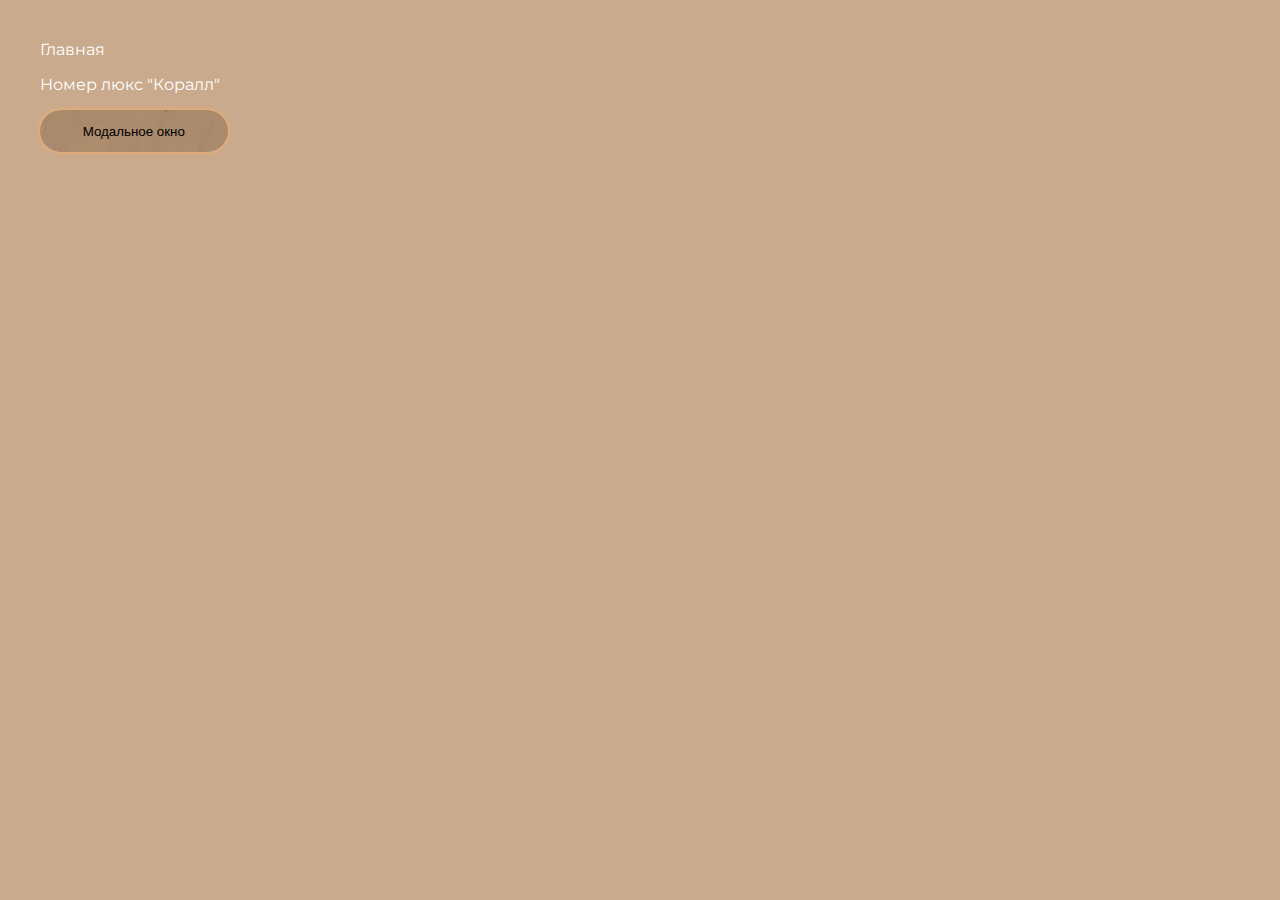
<file: nav.html>
<!DOCTYPE html>
<html lang="en">

<head>
	<meta charset="UTF-8">
	<meta name="viewport" content="width=device-width, initial-scale=1.0">
	<meta name="keywords" content="">
	<link rel="stylesheet" href="css/libs.min.css">
	<link rel="stylesheet" href="css/style.min.css">
	<title>Нагигация</title>
	<script src="https://api-maps.yandex.ru/2.1/?lang=ru_RU&apikey=9133eb49-3a97-4b2d-90be-6b80a97a5036" type="text/javascript"></script>
</head>


<body>

	<div class="nav">
		<div class="container">
			<ul class="nav__list">
				<li><a href="index.html">Главная</a></li>
				<li><a href="room.html">Номер люкс "Коралл"</a></li>
				<li>
					<button class="nav-btn btn-brown" data-modal="contactModal">Модальное окно</button>
				</li>
			</ul>
			<div class="modal" id="contactModal">
				<div class="modal__dialog">
					<div class="modal__content">
						<img class="modal__img" src="img/modal-img.webp" alt="">
						<h1 class="modal__title">Оставить заявку</h1>
						<form class="form">
							<fieldset class="form-group">
								<input type="text" placeholder="Имя">
							</fieldset>
							<fieldset class="form-group">
								<input type="tel" placeholder="Телефон">
							</fieldset>
							<div class="form-info">
								<span>Оставляя заявку, вы соглашаетесь на обработку персональных данных.</span>
							</div>
							<button class="form-btn btn-brown">
								<span>Отправить</span>
							</button>
						</form>
					</div>
				</div>
			</div>

		</div>
	</div>

	<script src="js/libs.min.js"></script>
<script src="js/main.min.js"></script>


</body>

</html>
</file>
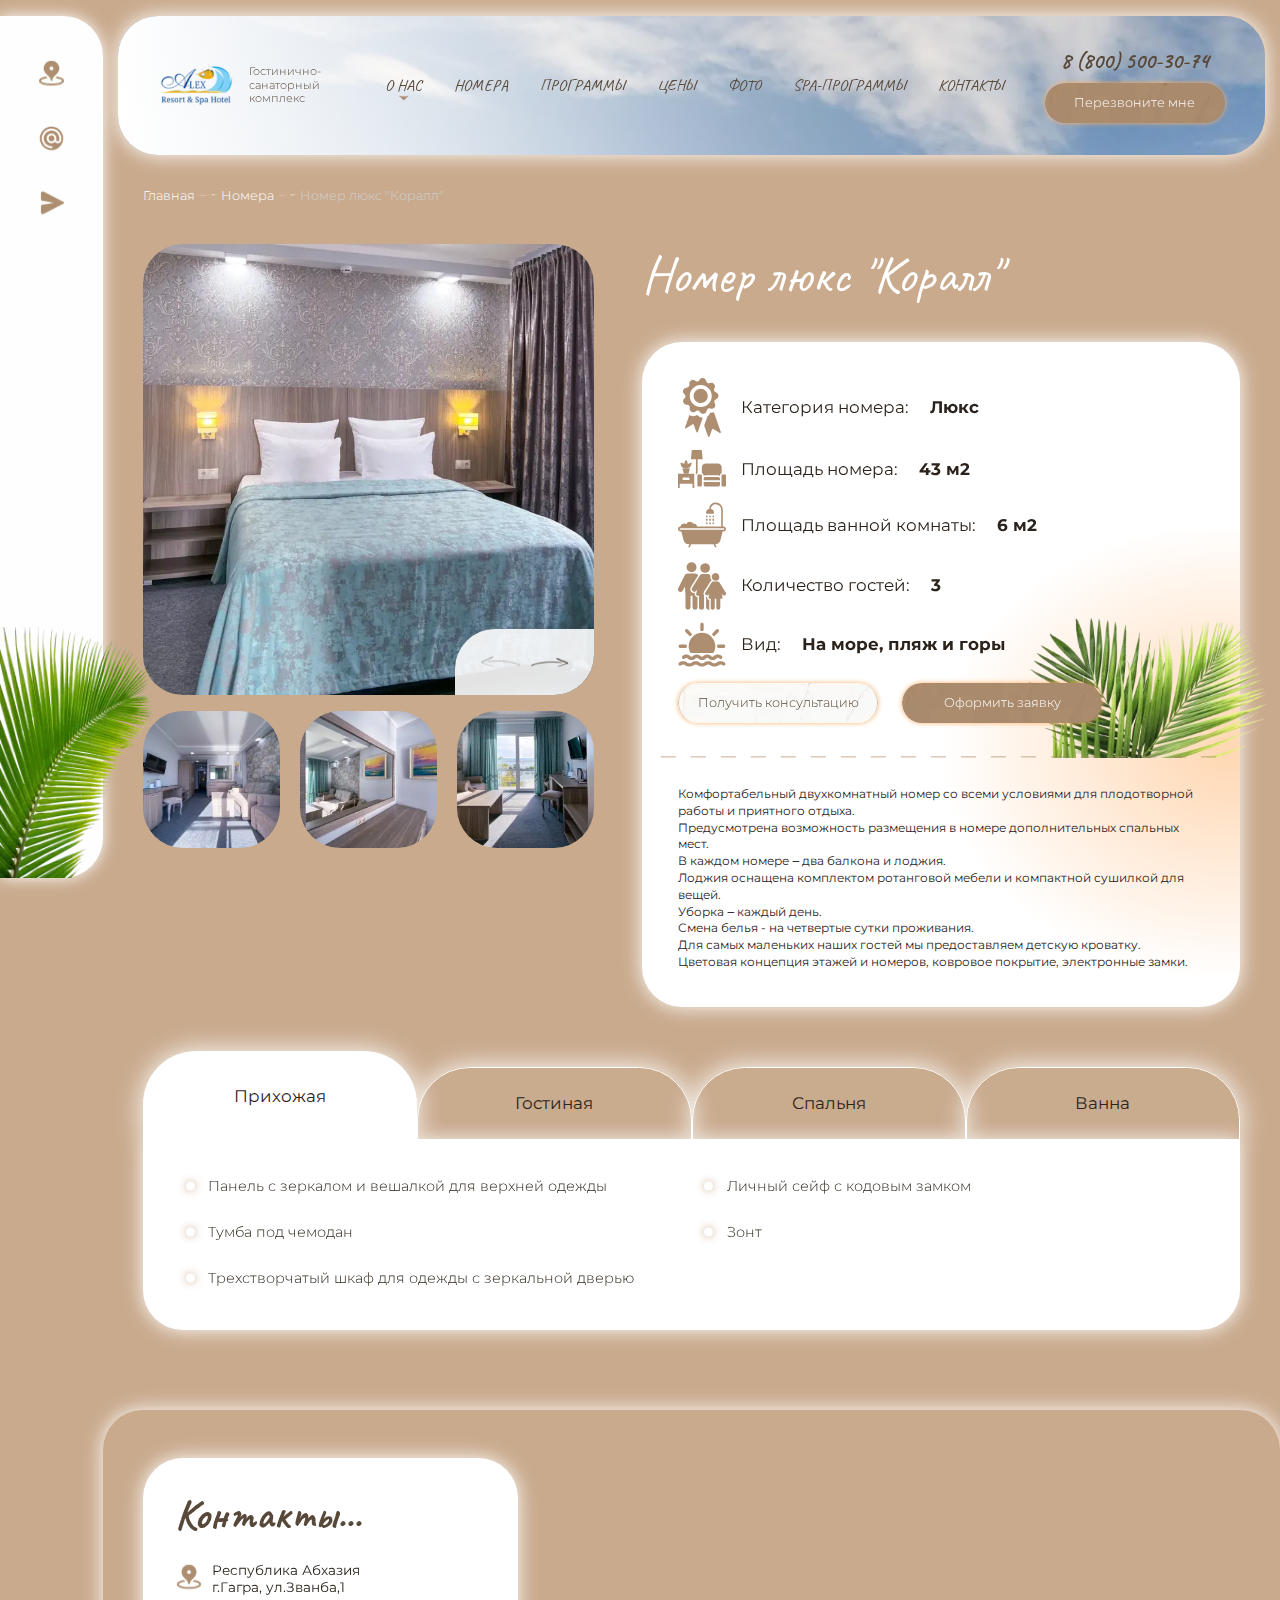
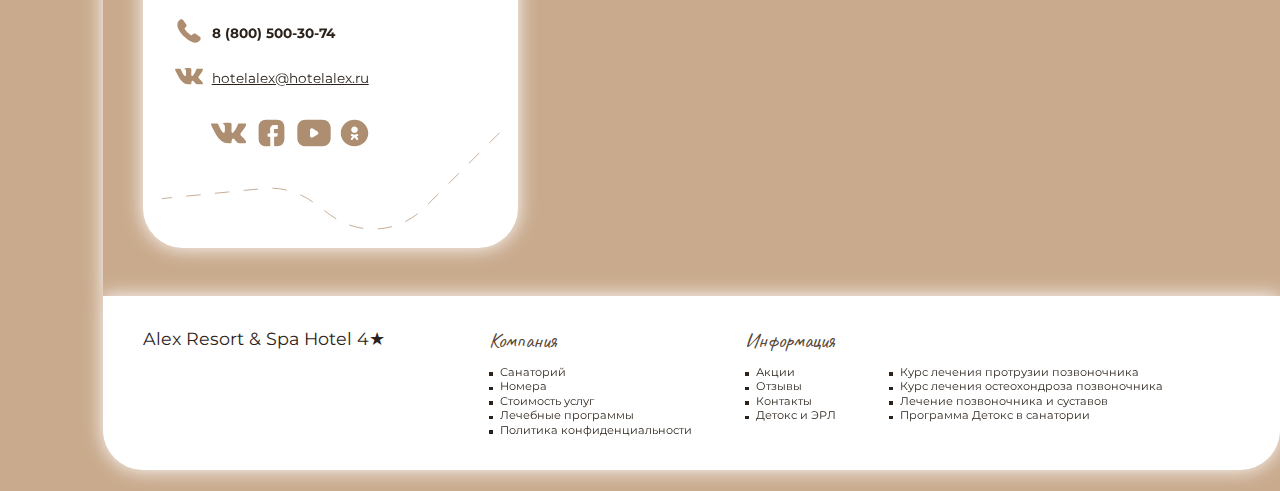
<file: room.html>
<!DOCTYPE html>
<html lang="en">

<head>
	<meta charset="UTF-8">
	<meta name="viewport" content="width=device-width, initial-scale=1.0">
	<meta name="keywords" content="">
	<link rel="stylesheet" href="css/libs.min.css">
	<link rel="stylesheet" href="css/style.min.css">
	<title>Номер люкс Коралл</title>
	<script src="https://api-maps.yandex.ru/2.1/?lang=ru_RU&apikey=9133eb49-3a97-4b2d-90be-6b80a97a5036" type="text/javascript"></script>
</head>


<body>

	<div class="content content2">
		<header class="header header2">
			<div class="container">
				<div class="header__inner">
					<div class="header__left">
						<a class="header__logo" href="">
							<img src="img/logo.webp" alt="">
						</a>
						<div class="header__info">
							<span>Гостинично-санаторный комплекс</span>
						</div>
					</div>
					<div class="header__center">
						<ul class="header__list">
							<li class="header__item">
								<div class="header__item-show">
									<span>О нас</span>
									<i>
										<img src="img/arrow-down.webp" alt="">
									</i>
								</div>
								<div class="header__item-hidden">
									<div class="header__item-content">
										<a class="header__item-link" href="">Пункт меню</a>
										<a class="header__item-link" href="">Пункт меню</a>
										<a class="header__item-link" href="">Пункт меню</a>
										<a class="header__item-link" href="">Пункт меню</a>
									</div>
								</div>
							</li>
							<li class="header__link"><a href="">Номера</a></li>
							<li class="header__link"><a href="">Программы</a></li>
							<li class="header__link"><a href="">Цены</a></li>
							<li class="header__link"><a href="">Фото</a></li>
							<li class="header__link"><a href="">Spa-программы</a></li>
							<li class="header__link"><a href="">Контакты</a></li>
						</ul>
					</div>
					<div class="header__right">
						<a class="header__tel" href="tel:8 (800) 500-30-74">
							<span>8 (800) 500-30-74</span>
						</a>
						<a class="header__btn btn btn-brown" href="">
							<span>Перезвоните мне</span>
						</a>
						<div class="header__burger">
							<span></span>
							<span></span>
							<span></span>
						</div>
					</div>
				</div>
			</div>
		</header>

		<main class="main-content">
			<aside class="sidebar">
				<div class="container">
					<div class="sidebar__inner">
						<div class="sidebar__items">
							<div class="sidebar__item">
								<div class="sidebar__item-show">
									<img src="img/location.svg" alt="">
								</div>
								<div class="sidebar__item-hidden">
									<a href="">Абхазия, г. Гагра, ул. Званба, 1</a>
								</div>
							</div>
							<div class="sidebar__item">
								<div class="sidebar__item-show">
									<img src="img/mail.svg" alt="">
								</div>
								<div class="sidebar__item-hidden">
									<a href="mailto:hotelalex@hotelalex.ru">hotelalex@hotelalex.ru</a>
								</div>
							</div>
							<div class="sidebar__item">
								<div class="sidebar__item-show">
									<img src="img/telegram.svg" alt="">
								</div>
								<div class="sidebar__item-hidden">
									<a href="">Оставить заявку</a>
								</div>
							</div>
						</div>
						<div class="sidebar__img">
							<img src="img/sidebar-img.webp" alt="">
						</div>
					</div>
				</div>
			</aside>
			<section class="room-main">
				<div class="container">
					<div class="room-main__inner">
						<div class="breadcrumbs">
							<div class="breadcrumbs__items">
								<a href="index.html" class="breadcrumbs__item">
									<span>Главная</span>
									<i>
										<img src="img/breadcrumbs-arrow.svg" alt="">
									</i>
								</a>
								<a href="index.html" class="breadcrumbs__item">
									<span>Номера</span>
									<i>
										<img src="img/breadcrumbs-arrow.svg" alt="">
									</i>
								</a>
								<span class="breadcrumbs__item breadcrumbs__item--active">Номер люкс "Коралл"</span>
							</div>
						</div>
						<div class="room-main__content">
							<div class="room-main__slider">
								<div class="gallery">
									<div class="gallery__big swiper mySwiper2">
										<div class="room-main__swiper-wrapper swiper-wrapper gallery-group">
											<a class="room-main__slide swiper-slide" data-fancybox="gallery" href="img/tour-main.webp">
												<img src="img/room-main__img.webp" alt="">
											</a>
											<a class="room-main__slide swiper-slide" data-fancybox="gallery" href="img/tour-main.webp">
												<img src="img/room-main__img.webp" alt="">
											</a>
											<a class="room-main__slide swiper-slide" data-fancybox="gallery" href="img/tour-main.webp">
												<img src="img/room-main__img.webp" alt="">
											</a>
											<a class="room-main__slide swiper-slide" data-fancybox="gallery" href="img/tour-main.webp">
												<img src="img/room-main__img.webp" alt="">
											</a>
											<a class="room-main__slide swiper-slide" data-fancybox="gallery" href="img/tour-main.webp">
												<img src="img/room-main__img.webp" alt="">
											</a>
											<a class="room-main__slide swiper-slide" data-fancybox="gallery" href="img/tour-main.webp">
												<img src="img/room-main__img.webp" alt="">
											</a>
										</div>
										<div class="room-main__slider-btns">
											<div class="swiper-button-prev">
												<img src="img/btn-prev.webp" alt="">
											</div>
											<div class="swiper-button-next">
												<img src="img/btn-next.webp" alt="">
											</div>
										</div>
									</div>
									<div class="gallery__small-wrapp">
										<div thumbsslider="" class="gallery__small swiper mySwiper">
											<div class="room-main__wrapper swiper-wrapper">
												<a class="room-main__slide swiper-slide">
													<img src="img/room-main__img2.webp" alt="">
												</a>
												<a class="room-main__slide swiper-slide">
													<img src="img/room-main__img3.webp" alt="">
												</a>
												<a class="room-main__slide swiper-slide">
													<img src="img/room-main__img4.webp" alt="">
												</a>
												<a class="room-main__slide swiper-slide">
													<img src="img/room-main__img2.webp" alt="">
												</a>
												<a class="room-main__slide swiper-slide">
													<img src="img/room-main__img3.webp" alt="">
												</a>
												<a class="room-main__slide swiper-slide">
													<img src="img/room-main__img4.webp" alt="">
												</a>
											</div>
										</div>
									</div>
								</div>
							</div>
							<div class="room-main__desc">
								<h1 class="room-main__title">Номер люкс "Коралл"</h1>
								<div class="room-main__info">
									<div class="room-main__info-top">
										<div class="room-main__items">
											<div class="room-main__item">
												<div class="room-main__item-icon">
													<img src="img/room-main__icon.svg" alt="">
												</div>
												<div class="room-main__item-text">
													Категория номера:
													<span>Люкс</span>
												</div>
											</div>
											<div class="room-main__item">
												<div class="room-main__item-icon">
													<img src="img/room-main__icon2.svg" alt="">
												</div>
												<div class="room-main__item-text">
													Площадь номера:
													<span>43 м2</span>
												</div>
											</div>
											<div class="room-main__item">
												<div class="room-main__item-icon">
													<img src="img/room-main__icon3.svg" alt="">
												</div>
												<div class="room-main__item-text">
													Площадь ванной комнаты:
													<span>6 м2</span>
												</div>
											</div>
											<div class="room-main__item">
												<div class="room-main__item-icon">
													<img src="img/room-main__icon4.svg" alt="">
												</div>
												<div class="room-main__item-text">
													Количество гостей:
													<span>3</span>
												</div>
											</div>
											<div class="room-main__item">
												<div class="room-main__item-icon">
													<img src="img/room-main__icon5.svg" alt="">
												</div>
												<div class="room-main__item-text">
													Вид:
													<span>На море, пляж и горы</span>
												</div>
											</div>
										</div>
										<div class="room-main__btns">
											<a class="room-main__btn btn btn-white" href="">
												<span>Получить консультацию</span>
											</a>
											<a class="room-main__btn2 btn btn-brown" href="">
												<span>Оформить заявку</span>
											</a>
										</div>
										<img class="room-main__img" src="img/room-main__img5.webp" alt="">
										<img class="room-main__line" src="img/line3.svg" alt="">
									</div>
									<div class="room-main__info-bottom">
										<div class="room-main__info-text">
											<p>Комфортабельный двухкомнатный номер cо всеми условиями для плодотворной работы и приятного отдыха.</p>
											<p>Предусмотрена возможность размещения в номере дополнительных спальных мест.</p>
											<p>В каждом номере – два балкона и лоджия.</p>
											<p>Лоджия оснащена комплектом ротанговой мебели и компактной сушилкой для вещей.</p>
											<p>Уборка – каждый день.</p>
											<p>Смена белья - на четвертые сутки проживания.</p>
											<p>Для самых маленьких наших гостей мы предоставляем детскую кроватку.</p>
											<p>Цветовая концепция этажей и номеров, ковровое покрытие, электронные замки.</p>
										</div>
									</div>
								</div>
							</div>
						</div>
						<div class="tabs">
							<div class="tabs__head">
								<div data-tab-path="1" class="tab tab--active">Прихожая</div>
								<div data-tab-path="2" class="tab">Гостиная</div>
								<div data-tab-path="3" class="tab">Спальня</div>
								<div data-tab-path="4" class="tab">Ванна</div>
							</div>
							<div class="tabs__body">
								<div data-content-path="1" class="tabs__content tabs__content--active">
									<ul class="tabs__list">
										<li>
											<input type="checkbox">
											<label>Панель с зеркалом и вешалкой для верхней одежды</label>
										</li>
										<li>
											<input type="checkbox">
											<label>Личный сейф с кодовым замком</label>
										</li>
										<li>
											<input type="checkbox">
											<label>Тумба под чемодан</label>
										</li>
										<li>
											<input type="checkbox">
											<label>Зонт</label>
										</li>
										<li>
											<input type="checkbox">
											<label>Трехстворчатый шкаф для одежды с зеркальной дверью</label>
										</li>
									</ul>
								</div>
								<div data-content-path="2" class="tabs__content">
									Гостиная
								</div>
								<div data-content-path="3" class="tabs__content">
									Спальня
								</div>
								<div data-content-path="4" class="tabs__content">
									Ванна
								</div>
							</div>
						</div>
					</div>
				</div>
			</section>
			<section class="contacts">
				<div id="map" class="map"></div>
				<div class="container">
					<div class="contacts__inner">
						<div class="contacts__content">
							<h2 class="contacts__title display2">
								<span>Контакты...</span>
							</h2>
							<div class="contacts__items">
								<a href="" class="contacts__item">
									<i>
										<svg width="36" height="44" viewBox="0 0 36 44" fill="none" xmlns="http://www.w3.org/2000/svg" xmlns:xlink="http://www.w3.org/1999/xlink">
											<mask id="mask0_56_481" style="mask-type:alpha" maskUnits="userSpaceOnUse" x="0" y="0" width="36" height="44">
												<rect width="36" height="43.2051" fill="url(#pattern0)"/>
											</mask>
											<g mask="url(#mask0_56_481)">
												<rect width="36" height="43.2051" fill="#AE8E71"/>
											</g>
											<defs>
												<pattern id="pattern0" patternContentUnits="objectBoundingBox" width="1" height="1">
													<use xlink:href="#image0_56_481" transform="matrix(0.0111111 0 0 0.00925816 0 0.0833828)"/>
												</pattern>
												<image id="image0_56_481" width="90" height="90" xlink:href="[data-uri]"/>
											</defs>
										</svg>

									</i>
									<span>Республика Абхазия <br> г.Гагра, ул.Званба,1</span>
								</a>
								<a href="tel:8(800)5003074" class="contacts__item contacts__tel">
									<i>
										<svg width="30" height="30" viewBox="0 0 30 30" fill="none" xmlns="http://www.w3.org/2000/svg">
											<path d="M13.8125 18.6875L11.5 21C11.0125 21.4875 10.2375 21.4875 9.7375 21.0125C9.6 20.875 9.4625 20.75 9.325 20.6125C8.06096 19.34 6.89512 17.9736 5.8375 16.525C4.8125 15.1 3.9875 13.675 3.3875 12.2625C2.8 10.8375 2.5 9.475 2.5 8.175C2.5 7.325 2.65 6.5125 2.95 5.7625C3.25 5 3.725 4.3 4.3875 3.675C5.1875 2.8875 6.0625 2.5 6.9875 2.5C7.3375 2.5 7.6875 2.575 8 2.725C8.325 2.875 8.6125 3.1 8.8375 3.425L11.7375 7.5125C11.9625 7.825 12.125 8.1125 12.2375 8.3875C12.35 8.65 12.4125 8.9125 12.4125 9.15C12.4125 9.45 12.325 9.75 12.15 10.0375C11.9875 10.325 11.75 10.625 11.45 10.925L10.5 11.9125C10.3625 12.05 10.3 12.2125 10.3 12.4125C10.3 12.5125 10.3125 12.6 10.3375 12.7C10.375 12.8 10.4125 12.875 10.4375 12.95C10.6625 13.3625 11.05 13.9 11.6 14.55C12.1625 15.2 12.7625 15.8625 13.4125 16.525C13.5375 16.65 13.675 16.775 13.8 16.9C14.3 17.3875 14.3125 18.1875 13.8125 18.6875ZM27.4625 22.9125C27.4608 23.3842 27.3541 23.8497 27.15 24.275C26.9375 24.725 26.6625 25.15 26.3 25.55C25.6875 26.225 25.0125 26.7125 24.25 27.025C24.2375 27.025 24.225 27.0375 24.2125 27.0375C23.475 27.3375 22.675 27.5 21.8125 27.5C20.5375 27.5 19.175 27.2 17.7375 26.5875C16.3 25.975 14.8625 25.15 13.4375 24.1125C12.95 23.75 10.2 21.4 9.7375 21.0125L13.8 16.9C14.15 17.1625 16.75 19.375 17.0125 19.5125C17.075 19.5375 17.15 19.575 17.2375 19.6125C17.3375 19.65 17.4375 19.6625 17.55 19.6625C17.7625 19.6625 17.925 19.5875 18.0625 19.45L19.0125 18.5125C19.325 18.2 19.625 17.9625 19.9125 17.8125C20.2 17.6375 20.4875 17.55 20.8 17.55C21.0375 17.55 21.2875 17.6 21.5625 17.7125C21.8375 17.825 22.125 17.9875 22.4375 18.2L26.575 21.1375C26.9 21.3625 27.125 21.625 27.2625 21.9375C27.3875 22.25 27.4625 22.5625 27.4625 22.9125Z" fill="#AE8E71"/>
										</svg>
									</i>
									<span>8 (800) 500-30-74</span>
								</a>
								<a href="" class="contacts__item contacts__mail">
									<i>
										<svg width="44" height="26" viewBox="0 0 44 26" fill="none" xmlns="http://www.w3.org/2000/svg">
											<g clip-path="url(#clip0_56_468)">
												<path d="M38.5842 25.9966C37.6243 25.9966 36.6642 25.9909 35.7037 25.9997C35.3464 26.0029 34.9938 25.9637 34.6669 25.8302C34.3893 25.7169 34.0929 25.641 33.8376 25.4761C33.4817 25.2462 33.1286 25.0139 32.8027 24.7334C32.2976 24.2987 31.8554 23.8034 31.4161 23.3025C31.1089 22.9524 30.8037 22.6005 30.5078 22.2405C30.1183 21.7657 29.7003 21.318 29.2768 20.8754C28.9819 20.5664 28.6456 20.3133 28.2846 20.098C28.0976 19.9892 27.8908 19.9218 27.6773 19.9C27.4571 19.8754 27.2527 19.9612 27.0691 20.0716C26.911 20.1668 26.7741 20.2991 26.6426 20.4364C26.489 20.5973 26.3946 20.7908 26.2927 20.9865C26.1933 21.1774 26.1482 21.3889 26.0456 21.576C26.0393 21.586 26.0344 21.597 26.0312 21.6085C25.9778 21.9082 25.86 22.1917 25.8299 22.4977C25.8107 22.6937 25.7827 22.8892 25.752 23.0838C25.713 23.3256 25.6917 23.5702 25.6883 23.8155C25.6856 24.073 25.6963 24.3321 25.6575 24.5876C25.5976 24.9802 25.4695 25.3384 25.1565 25.5969C25.143 25.608 25.1315 25.6246 25.1161 25.6304C24.7253 25.7785 24.3699 26.0121 23.9172 25.9903C23.2364 25.9563 22.5527 25.9882 21.8696 25.9876C21.5343 25.9876 21.1985 25.9848 20.8631 25.9696C20.3327 25.9434 19.806 25.8641 19.2903 25.733C19.1895 25.7065 19.0867 25.6892 18.983 25.6813C18.815 25.671 18.6548 25.6187 18.4917 25.5794C18.2 25.509 17.9231 25.3883 17.6288 25.3274C17.4369 25.288 17.2578 25.198 17.0735 25.1311C16.8358 25.0448 16.5904 24.9754 16.3631 24.8566C16.214 24.7786 16.0559 24.7192 15.9039 24.6474C15.51 24.4615 15.1133 24.2789 14.7396 24.0534C14.3469 23.8167 13.9353 23.6099 13.577 23.3127C13.5397 23.2843 13.5008 23.2583 13.4603 23.235C12.9767 22.929 12.5342 22.5643 12.0989 22.191C11.6402 21.7973 11.2026 21.378 10.7881 20.9348C10.4464 20.5692 10.1007 20.2046 9.79236 19.8097C9.45833 19.382 9.10243 18.9732 8.78592 18.5295C8.47687 18.0975 8.17146 17.6616 7.86033 17.2312C7.5761 16.8379 7.29845 16.4392 7.04476 16.0253C6.80425 15.6314 6.5313 15.2608 6.30415 14.8567C6.14503 14.5736 5.97324 14.2959 5.79763 14.0217C5.60033 13.7134 5.42872 13.3872 5.24738 13.0677C5.17138 12.9337 5.09885 12.7978 5.00566 12.6745C4.93191 12.5765 4.87812 12.461 4.82415 12.3488C4.68533 12.0596 4.51077 11.7909 4.36206 11.5086C4.20045 11.1992 4.03947 10.8884 3.87913 10.5764C3.64522 10.1232 3.39882 9.67645 3.16768 9.2225C3.08196 9.0542 2.98791 8.88969 2.92093 8.70969C2.87373 8.58262 2.80206 8.46382 2.73803 8.3443C2.63183 8.14631 2.53761 7.94183 2.43193 7.7451C2.31949 7.53558 2.25303 7.30483 2.13486 7.10431C2.05052 6.96032 2.00402 6.79832 1.90459 6.66476C1.82719 6.56037 1.80255 6.42555 1.74356 6.30819C1.60474 6.03352 1.48743 5.74769 1.35972 5.46725C1.28834 5.31126 1.215 5.15592 1.13969 5.00125C1.07201 4.86265 1.02273 4.71595 0.955576 4.57628C0.837579 4.33112 0.734331 4.07823 0.618763 3.83127C0.490354 3.55678 0.391966 3.26681 0.260954 2.99375C0.143477 2.74932 0.0794461 2.48977 0.0237444 2.22859C-0.0548627 1.8587 0.0610521 1.61571 0.35726 1.40061C0.610781 1.21684 0.903866 1.18678 1.18932 1.14232C1.50912 1.09246 1.83604 1.12162 2.15984 1.12144C3.94126 1.12144 5.72267 1.1173 7.50443 1.12918C7.97687 1.12772 8.43298 1.30843 8.78418 1.63623C8.90842 1.7507 9.00386 1.89308 9.08403 2.04914C9.26814 2.40715 9.40488 2.78568 9.56209 3.15557C9.66933 3.40756 9.74638 3.67342 9.86472 3.91875C9.94159 4.07805 10.0117 4.24274 10.095 4.39898C10.1808 4.56148 10.2557 4.72987 10.3194 4.90297C10.365 5.0268 10.4294 5.1402 10.4842 5.2581C10.5942 5.49515 10.6924 5.73833 10.8092 5.9707C10.9866 6.32439 11.166 6.67754 11.3629 7.02062C11.4601 7.19017 11.5339 7.37377 11.6345 7.5426C11.7832 7.79172 11.9309 8.04137 12.0735 8.29408C12.254 8.61412 12.4359 8.93325 12.6312 9.24374C12.7574 9.44444 12.8846 9.64423 13.0078 9.84691C13.2787 10.2926 13.5773 10.7181 13.8794 11.1409C14.1334 11.4977 14.4148 11.8325 14.721 12.142C14.9813 12.4036 15.2763 12.6241 15.6185 12.77C15.9135 12.896 16.3331 12.8293 16.563 12.572C16.723 12.3931 16.817 12.18 16.9234 11.9676C17.0603 11.6946 17.0719 11.3916 17.1649 11.1087C17.1924 11.0252 17.1996 10.9323 17.2049 10.843C17.2212 10.598 17.2517 10.3543 17.2961 10.1131C17.3319 9.91188 17.3426 9.70759 17.3494 9.50617C17.3699 8.89419 17.3933 8.28328 17.3829 7.67148C17.3742 7.15579 17.3707 6.63992 17.3539 6.12442C17.3444 5.8312 17.3315 5.53781 17.3192 5.2446C17.3112 5.06622 17.2508 4.89343 17.2432 4.71307C17.2278 4.3457 17.1564 3.98643 17.0513 3.63814C16.9229 3.21119 16.7271 2.81466 16.3943 2.51605C16.2298 2.36845 16.0428 2.25037 15.8481 2.14183C15.6466 2.02952 15.425 1.98578 15.2209 1.88984C15.1517 1.85882 15.0769 1.8433 15.0014 1.8443C14.9549 1.8442 14.9085 1.84004 14.8626 1.83188C14.6766 1.79588 14.6408 1.72659 14.7017 1.54299C14.785 1.291 14.9742 1.129 15.1576 0.967004C15.3639 0.785569 15.5881 0.616013 15.8493 0.535015C16.1238 0.450417 16.378 0.29526 16.6746 0.282121C16.7759 0.277621 16.876 0.235862 16.976 0.208143C17.297 0.118145 17.629 0.131104 17.9552 0.0913252C18.9169 -0.0258519 19.8827 0.0079873 20.8473 0.00132746C21.2348 -0.00155247 21.6233 -0.00443231 22.0099 0.021667C22.5104 0.0556862 23.0124 0.0911454 23.5068 0.182583C23.7386 0.225602 23.973 0.268261 24.1998 0.32766C24.5157 0.410278 24.8419 0.507655 25.0874 0.747409C25.2967 0.951524 25.4815 1.1812 25.5454 1.48935C25.5681 1.59951 25.6321 1.69671 25.6573 1.80938C25.692 1.96796 25.692 2.13014 25.7147 2.28997C25.7643 2.65266 25.756 3.01895 25.7529 3.38434C25.7444 4.34912 25.6778 5.31228 25.6736 6.27759C25.6699 7.11757 25.6558 7.95713 25.6313 8.79627C25.6224 9.10766 25.6167 9.41906 25.6078 9.73027C25.5948 10.1936 25.655 10.6515 25.6927 11.1108C25.7071 11.2596 25.7422 11.4055 25.7968 11.5439C25.853 11.6926 25.8967 11.8449 25.9604 11.9928C26.0142 12.1245 26.087 12.2469 26.1763 12.3559C26.3035 12.5049 26.4324 12.6619 26.6309 12.7295C26.8692 12.8109 27.0899 12.7562 27.3004 12.6498C27.4656 12.5661 27.6127 12.4475 27.7545 12.3245C28.2449 11.8999 28.666 11.4087 29.049 10.8803C29.212 10.6553 29.3876 10.44 29.5444 10.2109C29.6742 10.021 29.7851 9.81739 29.9118 9.62443C30.1547 9.25328 30.3898 8.87601 30.6212 8.49676C30.76 8.26925 30.878 8.02787 31.0203 7.80252C31.1591 7.58202 31.2882 7.35685 31.406 7.12375C31.5372 6.86456 31.6699 6.60609 31.8069 6.34977C31.9525 6.07755 32.0844 5.79764 32.202 5.51117C32.3061 5.2581 32.4505 5.02518 32.5502 4.77319C32.6904 4.41878 32.8756 4.08597 33.0014 3.72742C33.0725 3.5251 33.1597 3.32963 33.2362 3.13073C33.3103 2.93867 33.3721 2.73888 33.4687 2.55474C33.5452 2.40877 33.5891 2.24497 33.645 2.08874C33.7528 1.78832 33.9379 1.55001 34.1534 1.33059C34.1606 1.32112 34.1698 1.31354 34.1803 1.30846C34.3693 1.25932 34.5347 1.1308 34.738 1.12972C35.0735 1.12792 35.4089 1.12378 35.7445 1.1236C37.7458 1.1236 39.7472 1.1236 41.7485 1.1236C41.9503 1.1236 42.1519 1.10758 42.3544 1.12234C42.4932 1.13242 42.6321 1.14502 42.765 1.1812C42.8979 1.21738 43.0366 1.2361 43.1709 1.26778C43.4168 1.32574 43.6472 1.44633 43.8035 1.64703C43.9047 1.77698 43.9968 1.93952 43.9911 2.13482C43.9838 2.38681 43.9581 2.62818 43.8903 2.87568C43.8238 3.11795 43.7447 3.35374 43.6647 3.5899C43.6165 3.73066 43.5441 3.85989 43.4842 3.99597C43.3423 4.31672 43.2019 4.64071 43.0274 4.94239C42.8701 5.21364 42.7178 5.48885 42.5519 5.75471C42.3737 6.04036 42.1917 6.32331 42.0117 6.60771C41.9484 6.7076 41.8887 6.81002 41.8224 6.90776C41.6369 7.18207 41.4452 7.45188 41.2628 7.72854C41.0478 8.05505 40.817 8.36932 40.5881 8.68521C40.2237 9.18776 39.8687 9.69805 39.4949 10.1934C39.1791 10.6126 38.8811 11.0459 38.5589 11.4595C38.2292 11.8836 37.9389 12.3377 37.626 12.7744C37.4155 13.0685 37.2203 13.3701 37.0595 13.6943C36.9002 14.0154 36.787 14.3544 36.778 14.7203C36.7711 14.9941 36.8127 15.2542 36.9739 15.4845C37.0303 15.5657 37.0421 15.6714 37.0954 15.7605C37.2712 16.0539 37.515 16.2857 37.7307 16.5427C38.069 16.9458 38.4713 17.2807 38.8376 17.654C38.9778 17.7968 39.1131 17.9451 39.2796 18.0574C39.3077 18.0783 39.3334 18.1024 39.3563 18.1294C39.8539 18.6721 40.3927 19.1714 40.8899 19.715C41.1047 19.949 41.3128 20.19 41.522 20.4296C41.611 20.5316 41.7167 20.6184 41.8026 20.723C42.0719 21.0502 42.3329 21.3848 42.5928 21.7203C42.977 22.2164 43.3116 22.7463 43.6208 23.2942C43.7704 23.5593 43.8922 23.8405 43.9602 24.1339C44.051 24.5254 44.0003 24.9068 43.7329 25.2318C43.5443 25.4606 43.3154 25.6098 43.0378 25.7074C42.8249 25.7828 42.6071 25.8406 42.3957 25.9189C42.1924 25.9941 41.9737 25.9848 41.761 25.9857C40.7025 25.9896 39.644 25.9875 38.5855 25.9875L38.5842 25.9966Z" fill="#AE8E71"/>
											</g>
											<defs>
												<clipPath id="clip0_56_468">
													<rect width="44" height="26" fill="white"/>
												</clipPath>
											</defs>
										</svg>
									</i>
									<span>hotelalex@hotelalex.ru</span>
								</a>
							</div>
							<div class="contacts__socials">
								<a class="contacts__social" href="">
									<svg width="44" height="26" viewBox="0 0 44 26" fill="none" xmlns="http://www.w3.org/2000/svg">
										<g clip-path="url(#clip0_56_468)">
											<path d="M38.5842 25.9966C37.6243 25.9966 36.6642 25.9909 35.7037 25.9997C35.3464 26.0029 34.9938 25.9637 34.6669 25.8302C34.3893 25.7169 34.0929 25.641 33.8376 25.4761C33.4817 25.2462 33.1286 25.0139 32.8027 24.7334C32.2976 24.2988 31.8554 23.8034 31.4161 23.3025C31.1089 22.9524 30.8037 22.6005 30.5078 22.2405C30.1183 21.7657 29.7003 21.318 29.2768 20.8754C28.9819 20.5664 28.6456 20.3133 28.2846 20.098C28.0976 19.9892 27.8908 19.9218 27.6773 19.9C27.4571 19.8754 27.2527 19.9612 27.0691 20.0716C26.911 20.1668 26.7741 20.2991 26.6426 20.4364C26.489 20.5973 26.3946 20.7908 26.2927 20.9865C26.1933 21.1774 26.1482 21.3889 26.0456 21.576C26.0393 21.586 26.0344 21.597 26.0312 21.6085C25.9778 21.9082 25.86 22.1917 25.8299 22.4977C25.8107 22.6937 25.7827 22.8892 25.752 23.0838C25.713 23.3256 25.6917 23.5702 25.6883 23.8155C25.6856 24.073 25.6963 24.332 25.6575 24.5876C25.5976 24.9802 25.4695 25.3384 25.1565 25.5969C25.143 25.608 25.1315 25.6246 25.1161 25.6304C24.7253 25.7785 24.3699 26.0121 23.9172 25.9903C23.2364 25.9563 22.5527 25.9882 21.8696 25.9876C21.5343 25.9876 21.1985 25.9848 20.8631 25.9696C20.3327 25.9434 19.806 25.8641 19.2903 25.733C19.1895 25.7065 19.0867 25.6892 18.983 25.6813C18.815 25.671 18.6548 25.6187 18.4917 25.5794C18.2 25.509 17.9231 25.3883 17.6288 25.3274C17.4369 25.288 17.2578 25.198 17.0735 25.131C16.8358 25.0448 16.5904 24.9754 16.3631 24.8566C16.214 24.7786 16.0559 24.7192 15.9039 24.6474C15.51 24.4615 15.1133 24.279 14.7396 24.0534C14.3469 23.8167 13.9353 23.6099 13.577 23.3127C13.5397 23.2843 13.5008 23.2583 13.4603 23.235C12.9767 22.929 12.5342 22.5643 12.0989 22.191C11.6402 21.7973 11.2026 21.378 10.7881 20.9348C10.4464 20.5692 10.1007 20.2046 9.79236 19.8097C9.45833 19.382 9.10243 18.9732 8.78592 18.5295C8.47687 18.0975 8.17146 17.6616 7.86033 17.2312C7.5761 16.8379 7.29845 16.4392 7.04476 16.0253C6.80425 15.6314 6.5313 15.2608 6.30415 14.8567C6.14503 14.5736 5.97324 14.2959 5.79763 14.0217C5.60033 13.7134 5.42872 13.3872 5.24738 13.0677C5.17138 12.9337 5.09885 12.7978 5.00566 12.6745C4.93191 12.5765 4.87812 12.461 4.82415 12.3488C4.68533 12.0596 4.51077 11.7909 4.36206 11.5086C4.20045 11.1992 4.03947 10.8884 3.87913 10.5764C3.64522 10.1232 3.39882 9.67645 3.16768 9.2225C3.08196 9.05421 2.98791 8.88969 2.92093 8.70969C2.87373 8.58262 2.80206 8.46382 2.73803 8.3443C2.63183 8.14631 2.53761 7.94183 2.43193 7.7451C2.31949 7.53558 2.25303 7.30483 2.13486 7.10431C2.05052 6.96032 2.00402 6.79832 1.90459 6.66476C1.82719 6.56037 1.80255 6.42555 1.74356 6.30819C1.60474 6.03352 1.48743 5.74769 1.35972 5.46725C1.28834 5.31126 1.215 5.15592 1.13969 5.00125C1.07201 4.86265 1.02273 4.71595 0.955576 4.57628C0.837579 4.33112 0.734331 4.07823 0.618763 3.83127C0.490354 3.55678 0.391966 3.26681 0.260954 2.99375C0.143477 2.74932 0.0794461 2.48977 0.0237444 2.22859C-0.0548627 1.8587 0.0610521 1.61571 0.35726 1.40061C0.610781 1.21684 0.903866 1.18678 1.18932 1.14232C1.50912 1.09246 1.83604 1.12162 2.15984 1.12144C3.94126 1.12144 5.72267 1.1173 7.50443 1.12918C7.97687 1.12772 8.43298 1.30843 8.78418 1.63623C8.90842 1.7507 9.00386 1.89308 9.08403 2.04914C9.26814 2.40715 9.40488 2.78568 9.56209 3.15557C9.66933 3.40756 9.74638 3.67342 9.86472 3.91875C9.94159 4.07805 10.0117 4.24274 10.095 4.39898C10.1808 4.56148 10.2557 4.72987 10.3194 4.90297C10.365 5.0268 10.4294 5.1402 10.4842 5.2581C10.5942 5.49515 10.6924 5.73833 10.8092 5.9707C10.9866 6.32439 11.166 6.67754 11.3629 7.02062C11.4601 7.19017 11.5339 7.37377 11.6345 7.5426C11.7832 7.79172 11.9309 8.04137 12.0735 8.29408C12.254 8.61412 12.4359 8.93325 12.6312 9.24374C12.7574 9.44444 12.8846 9.64423 13.0078 9.84691C13.2787 10.2926 13.5773 10.7181 13.8794 11.1409C14.1334 11.4977 14.4148 11.8325 14.721 12.142C14.9813 12.4036 15.2763 12.6241 15.6185 12.77C15.9135 12.896 16.3331 12.8293 16.563 12.572C16.723 12.3931 16.817 12.18 16.9234 11.9676C17.0603 11.6946 17.0719 11.3916 17.1649 11.1087C17.1924 11.0252 17.1996 10.9323 17.2049 10.843C17.2212 10.598 17.2517 10.3543 17.2961 10.1131C17.3319 9.91188 17.3426 9.70759 17.3494 9.50617C17.3699 8.89419 17.3933 8.28328 17.3829 7.67148C17.3742 7.15579 17.3707 6.63992 17.3539 6.12442C17.3444 5.8312 17.3315 5.53781 17.3192 5.2446C17.3112 5.06622 17.2508 4.89343 17.2432 4.71307C17.2278 4.3457 17.1564 3.98643 17.0513 3.63814C16.9229 3.21119 16.7271 2.81466 16.3943 2.51605C16.2298 2.36845 16.0428 2.25037 15.8481 2.14184C15.6466 2.02952 15.425 1.98578 15.2209 1.88984C15.1517 1.85882 15.0769 1.8433 15.0014 1.8443C14.9549 1.8442 14.9085 1.84004 14.8626 1.83188C14.6766 1.79588 14.6408 1.72659 14.7017 1.54299C14.785 1.291 14.9742 1.129 15.1576 0.967004C15.3639 0.785569 15.5881 0.616013 15.8493 0.535015C16.1238 0.450417 16.378 0.29526 16.6746 0.282121C16.7759 0.277621 16.876 0.235862 16.976 0.208143C17.297 0.118145 17.629 0.131104 17.9552 0.0913252C18.9169 -0.0258519 19.8827 0.0079873 20.8473 0.00132746C21.2348 -0.00155247 21.6233 -0.00443231 22.0099 0.021667C22.5104 0.0556862 23.0124 0.0911454 23.5068 0.182583C23.7386 0.225602 23.973 0.268261 24.1998 0.32766C24.5157 0.410278 24.8419 0.507655 25.0874 0.747409C25.2967 0.951524 25.4815 1.1812 25.5454 1.48935C25.5681 1.59951 25.6321 1.69671 25.6573 1.80938C25.692 1.96796 25.692 2.13014 25.7147 2.28997C25.7643 2.65266 25.756 3.01895 25.7529 3.38434C25.7444 4.34912 25.6778 5.31228 25.6736 6.27759C25.6699 7.11757 25.6558 7.95713 25.6313 8.79627C25.6224 9.10766 25.6167 9.41906 25.6078 9.73027C25.5948 10.1936 25.655 10.6515 25.6927 11.1108C25.7071 11.2596 25.7422 11.4055 25.7968 11.5439C25.853 11.6926 25.8967 11.8449 25.9604 11.9928C26.0142 12.1245 26.087 12.2469 26.1763 12.3559C26.3035 12.5049 26.4324 12.6619 26.6309 12.7295C26.8692 12.8109 27.0899 12.7562 27.3004 12.6498C27.4656 12.5661 27.6127 12.4475 27.7545 12.3245C28.2449 11.8999 28.666 11.4087 29.049 10.8803C29.212 10.6553 29.3876 10.44 29.5444 10.2109C29.6742 10.021 29.7851 9.81739 29.9118 9.62443C30.1547 9.25328 30.3898 8.87601 30.6212 8.49676C30.76 8.26925 30.878 8.02787 31.0203 7.80252C31.1591 7.58202 31.2882 7.35685 31.406 7.12375C31.5372 6.86456 31.6699 6.60609 31.8069 6.34977C31.9525 6.07755 32.0844 5.79764 32.202 5.51117C32.3061 5.2581 32.4505 5.02518 32.5502 4.77319C32.6904 4.41878 32.8756 4.08597 33.0014 3.72742C33.0725 3.5251 33.1597 3.32963 33.2362 3.13073C33.3103 2.93868 33.3721 2.73888 33.4687 2.55474C33.5452 2.40877 33.5891 2.24497 33.645 2.08874C33.7528 1.78832 33.9379 1.55001 34.1534 1.33059C34.1606 1.32112 34.1698 1.31354 34.1803 1.30846C34.3693 1.25932 34.5347 1.1308 34.738 1.12972C35.0735 1.12792 35.4089 1.12378 35.7445 1.1236C37.7458 1.1236 39.7471 1.1236 41.7485 1.1236C41.9503 1.1236 42.1519 1.10758 42.3544 1.12234C42.4932 1.13242 42.6321 1.14502 42.765 1.1812C42.8979 1.21738 43.0366 1.2361 43.1709 1.26778C43.4168 1.32574 43.6472 1.44633 43.8035 1.64703C43.9047 1.77698 43.9968 1.93952 43.9911 2.13482C43.9838 2.38681 43.9581 2.62818 43.8903 2.87568C43.8238 3.11795 43.7447 3.35374 43.6647 3.5899C43.6165 3.73066 43.5441 3.85989 43.4842 3.99597C43.3423 4.31672 43.2019 4.64071 43.0274 4.94239C42.8701 5.21364 42.7178 5.48885 42.5519 5.75471C42.3737 6.04036 42.1917 6.32331 42.0117 6.60771C41.9484 6.7076 41.8887 6.81002 41.8224 6.90776C41.6369 7.18207 41.4452 7.45188 41.2628 7.72854C41.0478 8.05505 40.817 8.36932 40.5881 8.68521C40.2237 9.18776 39.8687 9.69805 39.4949 10.1934C39.1791 10.6126 38.8811 11.0459 38.5589 11.4595C38.2292 11.8836 37.9389 12.3377 37.626 12.7744C37.4155 13.0685 37.2203 13.3701 37.0595 13.6943C36.9002 14.0154 36.787 14.3544 36.778 14.7203C36.7711 14.9941 36.8127 15.2542 36.9739 15.4845C37.0303 15.5657 37.0421 15.6714 37.0954 15.7605C37.2712 16.0539 37.515 16.2857 37.7307 16.5427C38.069 16.9458 38.4713 17.2807 38.8376 17.654C38.9778 17.7968 39.1131 17.9451 39.2796 18.0574C39.3077 18.0783 39.3334 18.1024 39.3563 18.1294C39.8539 18.6721 40.3927 19.1714 40.8899 19.715C41.1047 19.949 41.3128 20.19 41.522 20.4296C41.611 20.5316 41.7167 20.6184 41.8026 20.723C42.0719 21.0502 42.3329 21.3848 42.5929 21.7203C42.977 22.2164 43.3116 22.7463 43.6208 23.2942C43.7704 23.5593 43.8922 23.8405 43.9602 24.1339C44.051 24.5254 44.0003 24.9068 43.7329 25.2318C43.5443 25.4606 43.3154 25.6098 43.0378 25.7074C42.8249 25.7828 42.6071 25.8406 42.3957 25.9189C42.1924 25.9941 41.9737 25.9848 41.761 25.9857C40.7025 25.9896 39.644 25.9875 38.5855 25.9875L38.5842 25.9966Z" fill="#AE8E71"/>
										</g>
										<defs>
											<clipPath id="clip0_56_468">
												<rect width="44" height="26" fill="white"/>
											</clipPath>
										</defs>
									</svg>
								</a>
								<a class="contacts__social" href="">
									<svg width="31" height="32" viewBox="0 0 31 32" fill="none" xmlns="http://www.w3.org/2000/svg">
										<path d="M28.4167 21.5865C28.4167 26.4398 25.6138 29.3332 20.9121 29.3332H19.375C18.6646 29.3332 18.0833 28.7332 18.0833 27.9998V20.3065C18.0833 19.9465 18.3675 19.6398 18.7163 19.6398L20.9896 19.5998C21.1704 19.5865 21.3254 19.4532 21.3642 19.2665L21.8163 16.7198C21.825 16.6621 21.8216 16.6031 21.8061 16.5469C21.7907 16.4907 21.7636 16.4386 21.7268 16.3942C21.6899 16.3499 21.6442 16.3143 21.5928 16.2899C21.5413 16.2656 21.4854 16.253 21.4288 16.2532L18.6775 16.2932C18.3158 16.2932 18.0317 15.9998 18.0188 15.6398L17.9671 12.3732C17.9671 12.1598 18.135 11.9732 18.3546 11.9732L21.4546 11.9198C21.6742 11.9198 21.8421 11.7465 21.8421 11.5198L21.7904 8.31984C21.7904 8.09317 21.6225 7.91984 21.4029 7.91984L17.9154 7.97317C17.4063 7.98115 16.9038 8.09276 16.4365 8.3016C15.9693 8.51044 15.5466 8.8124 15.1926 9.19018C14.8386 9.56797 14.5603 10.0141 14.3737 10.5031C14.1871 10.9921 14.0958 11.5143 14.105 12.0398L14.1696 15.7065C14.1825 16.0798 13.8983 16.3732 13.5367 16.3865L11.9867 16.4132C11.7671 16.4132 11.5992 16.5865 11.5992 16.8132L11.6379 19.3465C11.6379 19.5732 11.8058 19.7465 12.0254 19.7465L13.5754 19.7198C13.9371 19.7198 14.2213 20.0132 14.2342 20.3732L14.3504 27.9732C14.3633 28.7198 13.7821 29.3332 13.0588 29.3332H10.0879C5.38626 29.3332 2.58334 26.4398 2.58334 21.5732V10.4132C2.58334 5.55984 5.38626 2.6665 10.0879 2.6665H20.9121C25.6138 2.6665 28.4167 5.55984 28.4167 10.4132V21.5865Z" fill="#AE8E71"/>
									</svg>
								</a>
								<a class="contacts__social" href="">
									<svg width="34" height="28" viewBox="0 0 34 28" fill="none" xmlns="http://www.w3.org/2000/svg">
										<path d="M25.3333 0.666504H8.66668C3.66668 0.666504 0.333344 3.99984 0.333344 8.99984V18.9998C0.333344 23.9998 3.66668 27.3332 8.66668 27.3332H25.3333C30.3333 27.3332 33.6667 23.9998 33.6667 18.9998V8.99984C33.6667 3.99984 30.3333 0.666504 25.3333 0.666504ZM20.15 15.7165L16.0333 18.1832C14.3667 19.1832 13 18.4165 13 16.4665V11.5165C13 9.5665 14.3667 8.79984 16.0333 9.79984L20.15 12.2665C21.7333 13.2332 21.7333 14.7665 20.15 15.7165Z" fill="#AE8E71"/>
									</svg>
								</a>
								<a class="contacts__social" href="">
									<svg width="29" height="28" viewBox="0 0 29 28" fill="none" xmlns="http://www.w3.org/2000/svg">
										<path d="M14.5 0.666504C6.91 0.666504 0.75 6.63984 0.75 13.9998C0.75 21.3598 6.91 27.3332 14.5 27.3332C22.09 27.3332 28.25 21.3598 28.25 13.9998C28.25 6.63984 22.09 0.666504 14.5 0.666504ZM14.5 7.49317C16.3012 7.49317 17.7725 8.91984 17.7725 10.6665C17.7725 12.4132 16.3012 13.8398 14.5 13.8398C12.6988 13.8398 11.2275 12.4132 11.2275 10.6665C11.2275 8.91984 12.6988 7.49317 14.5 7.49317ZM17.8962 20.7865C17.7038 20.9332 17.4837 20.9998 17.2638 20.9998C16.9613 20.9998 16.6588 20.8665 16.4525 20.6265L14.5138 18.2532L12.575 20.6265C12.4054 20.8334 12.1581 20.9664 11.8873 20.9965C11.6165 21.0265 11.3446 20.9509 11.1313 20.7865C10.9179 20.6221 10.7807 20.3822 10.7497 20.1196C10.7188 19.8571 10.7967 19.5934 10.9663 19.3865L12.6025 17.3732C12.1625 17.2532 11.7225 17.1065 11.31 16.9065C11.1889 16.8472 11.081 16.7652 10.9926 16.6653C10.9042 16.5655 10.8369 16.4496 10.7948 16.3245C10.7526 16.1994 10.7364 16.0675 10.7469 15.9362C10.7575 15.805 10.7946 15.6771 10.8563 15.5598C11.1038 15.0665 11.7225 14.8665 12.245 15.1198C13.675 15.8132 15.38 15.8132 16.81 15.1198C17.305 14.8798 17.9375 15.0665 18.185 15.5465C18.4463 16.0265 18.2675 16.6265 17.7725 16.8798C17.3463 17.0932 16.8925 17.2398 16.4387 17.3598L18.0887 19.3732C18.405 19.8132 18.3363 20.4398 17.8962 20.7865Z" fill="#AE8E71"/>
									</svg>
								</a>
							</div>
							<img class="contacts__line" src="img/line2.svg" alt="">
						</div>
					</div>
				</div>
			</section>
		</main>

		<footer class="footer">
    <div class="container">
        <div class="footer__inner">
            <a class="footer__logo" href="">
                <span>Alex Resort & Spa Hotel 4★</span>
            </a>
            <div class="footer__desc">
                <nav class="footer__nav">
                    <div class="footer__nav-title">
                        <span>Компания</span>
                    </div>
                    <ul class="footer__list">
                        <li><a href="">Санаторий</a></li>
                        <li><a href="">Номера</a></li>
                        <li><a href="">Стоимость услуг</a></li>
                        <li><a href="">Лечебные программы</a></li>
                        <li><a href="">Политика конфиденциальности</a></li>
                    </ul>
                </nav>
                <div class="footer__flex">
                    <nav class="footer__nav">
                        <div class="footer__nav-title">
                            <span>Информация</span>
                        </div>
                        <ul class="footer__list">
                            <li><a href="">Акции</a></li>
                            <li><a href="">Отзывы</a></li>
                            <li><a href=""> Контакты</a></li>
                            <li><a href="">Детокс и ЭРЛ</a></li>
                        </ul>
                    </nav>
                    <nav class="footer__nav">
                        <ul class="footer__list">
                            <li><a href="">Курс лечения протрузии позвоночника</a></li>
                            <li><a href="">Курс лечения остеохондроза позвоночника</a></li>
                            <li><a href="">Лечение позвоночника и суставов</a></li>
                            <li><a href="">Программа Детокс в санатории</a></li>
                        </ul>
                    </nav>
                </div>
            </div>
        </div>
    </div>
</footer>


		<div class="up">
			<img src="img/up-arrow.png" alt="">
		</div>
	</div>

	<script src="js/libs.min.js"></script>
<script src="js/main.min.js"></script>

	<script type="text/javascript">
    ymaps.ready(init);

    function init() {
        var myMap = new ymaps.Map("map", {
            center: [43.288508, 40.261188],
            zoom: 15
        });

        var myPlacemark = new ymaps.Placemark([43.288508, 40.261188], null, {
            iconLayout: 'default#image',
            iconImageHref: "img/map-icon.webp",
            iconImageSize: [55, 68],
            // iconImageOffset: [-15, -44]
        });
        myMap.geoObjects.add(myPlacemark);
        myMap.behaviors.disable('scrollZoom');

    }
</script>

</body>

</html>
</file>
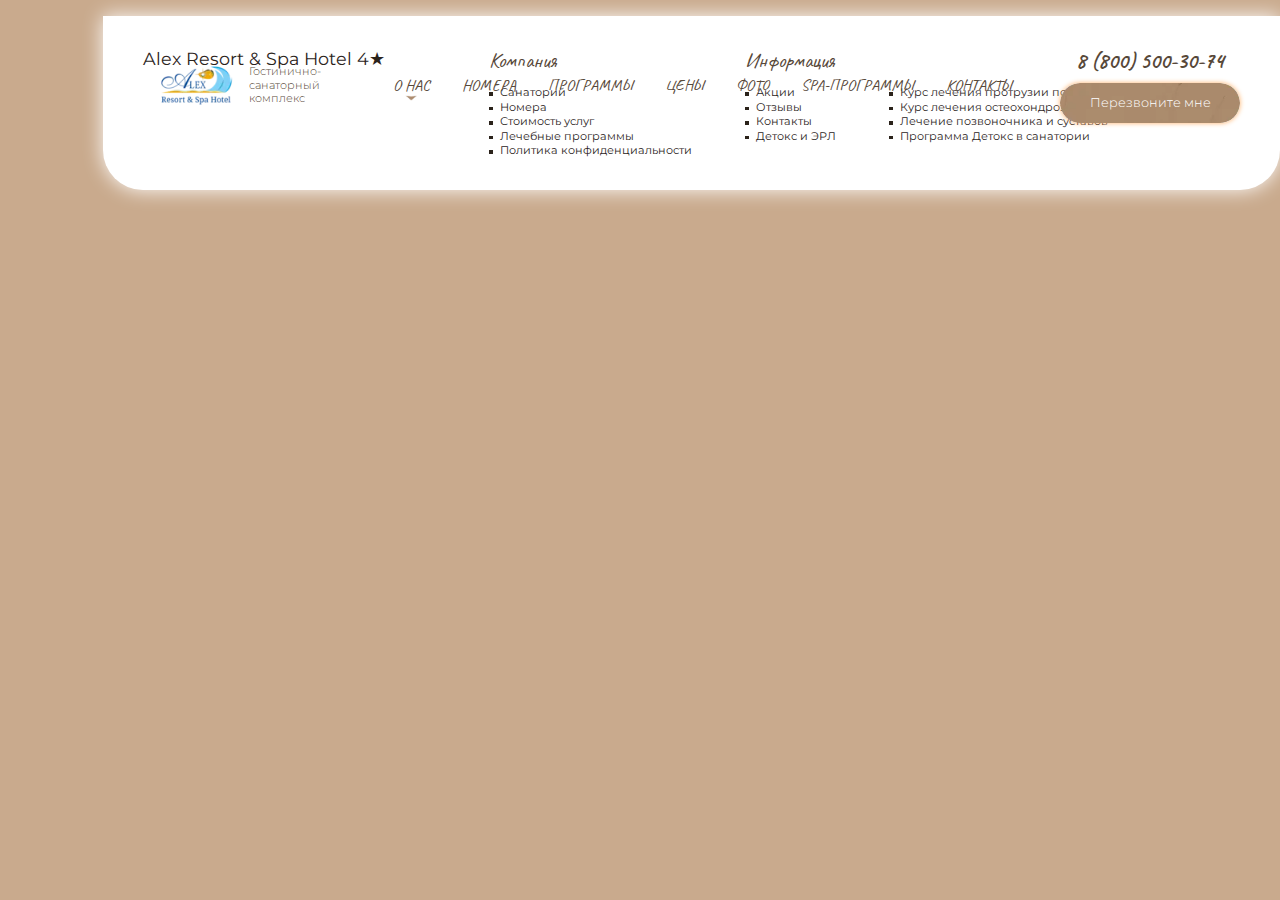
<file: rooms.html>
<!DOCTYPE html>
<html lang="en">

<head>
	<meta charset="UTF-8">
	<meta name="viewport" content="width=device-width, initial-scale=1.0">
	<meta name="keywords" content="">
	<link rel="stylesheet" href="css/libs.min.css">
	<link rel="stylesheet" href="css/style.min.css">
	<title>Главная</title>
	<script src="https://api-maps.yandex.ru/2.1/?lang=ru_RU&apikey=9133eb49-3a97-4b2d-90be-6b80a97a5036" type="text/javascript"></script>
</head>


<body>

	<div class="content">
		<header class="header">
    <div class="container">
        <div class="header__inner">
            <div class="header__left">
                <a class="header__logo" href="">
                    <img src="img/logo.webp" alt="">
                </a>
                <div class="header__info">
                    <span>Гостинично-санаторный комплекс</span>
                </div>
            </div>
            <div class="header__center">
                <ul class="header__list">
                    <li class="header__item">
                        <div class="header__item-show">
                            <span>О нас</span>
                            <i>
                                <img src="img/arrow-down.webp" alt="">
                            </i>
                        </div>
                        <div class="header__item-hidden">
                            <div class="header__item-content">
                                <a class="header__item-link" href="">Пункт меню</a>
                                <a class="header__item-link" href="">Пункт меню</a>
                                <a class="header__item-link" href="">Пункт меню</a>
                                <a class="header__item-link" href="">Пункт меню</a>
                            </div>
                        </div>
                    </li>
                    <li class="header__link"><a href="">Номера</a></li>
                    <li class="header__link"><a href="">Программы</a></li>
                    <li class="header__link"><a href="">Цены</a></li>
                    <li class="header__link"><a href="">Фото</a></li>
                    <li class="header__link"><a href="">Spa-программы</a></li>
                    <li class="header__link"><a href="">Контакты</a></li>
                </ul>
            </div>
            <div class="header__right">
                <a class="header__tel" href="tel:8 (800) 500-30-74">
                    <span>8 (800) 500-30-74</span>
                </a>
                <a class="header__btn btn btn-brown" href="">
                    <span>Перезвоните мне</span>
                </a>
                <div class="header__burger">
                    <span></span>
                    <span></span>
                    <span></span>
                </div>
            </div>
        </div>
    </div>
</header>

		<main class="main-content">
			
		</main>

		<footer class="footer">
    <div class="container">
        <div class="footer__inner">
            <a class="footer__logo" href="">
                <span>Alex Resort & Spa Hotel 4★</span>
            </a>
            <div class="footer__desc">
                <nav class="footer__nav">
                    <div class="footer__nav-title">
                        <span>Компания</span>
                    </div>
                    <ul class="footer__list">
                        <li><a href="">Санаторий</a></li>
                        <li><a href="">Номера</a></li>
                        <li><a href="">Стоимость услуг</a></li>
                        <li><a href="">Лечебные программы</a></li>
                        <li><a href="">Политика конфиденциальности</a></li>
                    </ul>
                </nav>
                <div class="footer__flex">
                    <nav class="footer__nav">
                        <div class="footer__nav-title">
                            <span>Информация</span>
                        </div>
                        <ul class="footer__list">
                            <li><a href="">Акции</a></li>
                            <li><a href="">Отзывы</a></li>
                            <li><a href=""> Контакты</a></li>
                            <li><a href="">Детокс и ЭРЛ</a></li>
                        </ul>
                    </nav>
                    <nav class="footer__nav">
                        <ul class="footer__list">
                            <li><a href="">Курс лечения протрузии позвоночника</a></li>
                            <li><a href="">Курс лечения остеохондроза позвоночника</a></li>
                            <li><a href="">Лечение позвоночника и суставов</a></li>
                            <li><a href="">Программа Детокс в санатории</a></li>
                        </ul>
                    </nav>
                </div>
            </div>
        </div>
    </div>
</footer>

	</div>

	<script src="js/libs.min.js"></script>
<script src="js/main.min.js"></script>

	<script type="text/javascript">
    ymaps.ready(init);

    function init() {
        var myMap = new ymaps.Map("map", {
            center: [43.288508, 40.261188],
            zoom: 15
        });

        var myPlacemark = new ymaps.Placemark([43.288508, 40.261188], null, {
            iconLayout: 'default#image',
            iconImageHref: "img/map-icon.webp",
            iconImageSize: [45, 60],
            // iconImageOffset: [-15, -44]
        });
        myMap.geoObjects.add(myPlacemark);
        myMap.behaviors.disable('scrollZoom');

    }
</script>

</body>

</html>
</file>
<file: css/libs.min.css>
@font-face{font-family:"swiper-icons";src:url("data:application/font-woff;charset=utf-8;base64, [base64]//wADZ2x5ZgAAAywAAADMAAAD2MHtryVoZWFkAAABbAAAADAAAAA2E2+eoWhoZWEAAAGcAAAAHwAAACQC9gDzaG10eAAAAigAAAAZAAAArgJkABFsb2NhAAAC0AAAAFoAAABaFQAUGG1heHAAAAG8AAAAHwAAACAAcABAbmFtZQAAA/gAAAE5AAACXvFdBwlwb3N0AAAFNAAAAGIAAACE5s74hXjaY2BkYGAAYpf5Hu/j+W2+MnAzMYDAzaX6QjD6/4//Bxj5GA8AuRwMYGkAPywL13jaY2BkYGA88P8Agx4j+/8fQDYfA1AEBWgDAIB2BOoAeNpjYGRgYNBh4GdgYgABEMnIABJzYNADCQAACWgAsQB42mNgYfzCOIGBlYGB0YcxjYGBwR1Kf2WQZGhhYGBiYGVmgAFGBiQQkOaawtDAoMBQxXjg/wEGPcYDDA4wNUA2CCgwsAAAO4EL6gAAeNpj2M0gyAACqxgGNWBkZ2D4/wMA+xkDdgAAAHjaY2BgYGaAYBkGRgYQiAHyGMF8FgYHIM3DwMHABGQrMOgyWDLEM1T9/w8UBfEMgLzE////P/5//f/V/xv+r4eaAAeMbAxwIUYmIMHEgKYAYjUcsDAwsLKxc3BycfPw8jEQA/[base64]/uznmfPFBNODM2K7MTQ45YEAZqGP81AmGGcF3iPqOop0r1SPTaTbVkfUe4HXj97wYE+yNwWYxwWu4v1ugWHgo3S1XdZEVqWM7ET0cfnLGxWfkgR42o2PvWrDMBSFj/IHLaF0zKjRgdiVMwScNRAoWUoH78Y2icB/yIY09An6AH2Bdu/UB+yxopYshQiEvnvu0dURgDt8QeC8PDw7Fpji3fEA4z/PEJ6YOB5hKh4dj3EvXhxPqH/SKUY3rJ7srZ4FZnh1PMAtPhwP6fl2PMJMPDgeQ4rY8YT6Gzao0eAEA409DuggmTnFnOcSCiEiLMgxCiTI6Cq5DZUd3Qmp10vO0LaLTd2cjN4fOumlc7lUYbSQcZFkutRG7g6JKZKy0RmdLY680CDnEJ+UMkpFFe1RN7nxdVpXrC4aTtnaurOnYercZg2YVmLN/d/gczfEimrE/fs/bOuq29Zmn8tloORaXgZgGa78yO9/cnXm2BpaGvq25Dv9S4E9+5SIc9PqupJKhYFSSl47+Qcr1mYNAAAAeNptw0cKwkAAAMDZJA8Q7OUJvkLsPfZ6zFVERPy8qHh2YER+3i/BP83vIBLLySsoKimrqKqpa2hp6+jq6RsYGhmbmJqZSy0sraxtbO3sHRydnEMU4uR6yx7JJXveP7WrDycAAAAAAAH//wACeNpjYGRgYOABYhkgZgJCZgZNBkYGLQZtIJsFLMYAAAw3ALgAeNolizEKgDAQBCchRbC2sFER0YD6qVQiBCv/H9ezGI6Z5XBAw8CBK/m5iQQVauVbXLnOrMZv2oLdKFa8Pjuru2hJzGabmOSLzNMzvutpB3N42mNgZGBg4GKQYzBhYMxJLMlj4GBgAYow/P/PAJJhLM6sSoWKfWCAAwDAjgbRAAB42mNgYGBkAIIbCZo5IPrmUn0hGA0AO8EFTQAA");font-weight:400;font-style:normal}:root{--swiper-theme-color: #007aff}.swiper{margin-left:auto;margin-right:auto;position:relative;overflow:hidden;list-style:none;padding:0;z-index:1}.swiper-vertical>.swiper-wrapper{flex-direction:column}.swiper-wrapper{position:relative;width:100%;height:100%;z-index:1;display:flex;transition-property:transform;box-sizing:content-box}.swiper-android .swiper-slide,.swiper-wrapper{transform:translate3d(0px, 0, 0)}.swiper-pointer-events{touch-action:pan-y}.swiper-pointer-events.swiper-vertical{touch-action:pan-x}.swiper-slide{flex-shrink:0;width:100%;height:100%;position:relative;transition-property:transform}.swiper-slide-invisible-blank{visibility:hidden}.swiper-autoheight,.swiper-autoheight .swiper-slide{height:auto}.swiper-autoheight .swiper-wrapper{align-items:flex-start;transition-property:transform,height}.swiper-backface-hidden .swiper-slide{transform:translateZ(0);-webkit-backface-visibility:hidden;backface-visibility:hidden}.swiper-3d,.swiper-3d.swiper-css-mode .swiper-wrapper{perspective:1200px}.swiper-3d .swiper-wrapper,.swiper-3d .swiper-slide,.swiper-3d .swiper-slide-shadow,.swiper-3d .swiper-slide-shadow-left,.swiper-3d .swiper-slide-shadow-right,.swiper-3d .swiper-slide-shadow-top,.swiper-3d .swiper-slide-shadow-bottom,.swiper-3d .swiper-cube-shadow{transform-style:preserve-3d}.swiper-3d .swiper-slide-shadow,.swiper-3d .swiper-slide-shadow-left,.swiper-3d .swiper-slide-shadow-right,.swiper-3d .swiper-slide-shadow-top,.swiper-3d .swiper-slide-shadow-bottom{position:absolute;left:0;top:0;width:100%;height:100%;pointer-events:none;z-index:10}.swiper-3d .swiper-slide-shadow{background:rgba(0,0,0,.15)}.swiper-3d .swiper-slide-shadow-left{background-image:linear-gradient(to left, rgba(0, 0, 0, 0.5), rgba(0, 0, 0, 0))}.swiper-3d .swiper-slide-shadow-right{background-image:linear-gradient(to right, rgba(0, 0, 0, 0.5), rgba(0, 0, 0, 0))}.swiper-3d .swiper-slide-shadow-top{background-image:linear-gradient(to top, rgba(0, 0, 0, 0.5), rgba(0, 0, 0, 0))}.swiper-3d .swiper-slide-shadow-bottom{background-image:linear-gradient(to bottom, rgba(0, 0, 0, 0.5), rgba(0, 0, 0, 0))}.swiper-css-mode>.swiper-wrapper{overflow:auto;scrollbar-width:none;-ms-overflow-style:none}.swiper-css-mode>.swiper-wrapper::-webkit-scrollbar{display:none}.swiper-css-mode>.swiper-wrapper>.swiper-slide{scroll-snap-align:start start}.swiper-horizontal.swiper-css-mode>.swiper-wrapper{scroll-snap-type:x mandatory}.swiper-vertical.swiper-css-mode>.swiper-wrapper{scroll-snap-type:y mandatory}.swiper-centered>.swiper-wrapper::before{content:"";flex-shrink:0;order:9999}.swiper-centered.swiper-horizontal>.swiper-wrapper>.swiper-slide:first-child{margin-inline-start:var(--swiper-centered-offset-before)}.swiper-centered.swiper-horizontal>.swiper-wrapper::before{height:100%;min-height:1px;width:var(--swiper-centered-offset-after)}.swiper-centered.swiper-vertical>.swiper-wrapper>.swiper-slide:first-child{margin-block-start:var(--swiper-centered-offset-before)}.swiper-centered.swiper-vertical>.swiper-wrapper::before{width:100%;min-width:1px;height:var(--swiper-centered-offset-after)}.swiper-centered>.swiper-wrapper>.swiper-slide{scroll-snap-align:center center}.swiper-virtual .swiper-slide{-webkit-backface-visibility:hidden;transform:translateZ(0)}.swiper-virtual.swiper-css-mode .swiper-wrapper::after{content:"";position:absolute;left:0;top:0;pointer-events:none}.swiper-virtual.swiper-css-mode.swiper-horizontal .swiper-wrapper::after{height:1px;width:var(--swiper-virtual-size)}.swiper-virtual.swiper-css-mode.swiper-vertical .swiper-wrapper::after{width:1px;height:var(--swiper-virtual-size)}:root{--swiper-navigation-size: 44px}.swiper-button-prev,.swiper-button-next{position:absolute;top:50%;width:calc(var(--swiper-navigation-size)/44*27);height:var(--swiper-navigation-size);margin-top:calc(0px - var(--swiper-navigation-size)/2);z-index:10;cursor:pointer;display:flex;align-items:center;justify-content:center;color:var(--swiper-navigation-color, var(--swiper-theme-color))}.swiper-button-prev.swiper-button-disabled,.swiper-button-next.swiper-button-disabled{opacity:.35;cursor:auto;pointer-events:none}.swiper-button-prev.swiper-button-hidden,.swiper-button-next.swiper-button-hidden{opacity:0;cursor:auto;pointer-events:none}.swiper-navigation-disabled .swiper-button-prev,.swiper-navigation-disabled .swiper-button-next{display:none !important}.swiper-button-prev:after,.swiper-button-next:after{font-family:swiper-icons;font-size:var(--swiper-navigation-size);text-transform:none !important;letter-spacing:0;font-variant:initial;line-height:1}.swiper-button-prev,.swiper-rtl .swiper-button-next{left:10px;right:auto}.swiper-button-prev:after,.swiper-rtl .swiper-button-next:after{content:"prev"}.swiper-button-next,.swiper-rtl .swiper-button-prev{right:10px;left:auto}.swiper-button-next:after,.swiper-rtl .swiper-button-prev:after{content:"next"}.swiper-button-lock{display:none}.swiper-pagination{position:absolute;text-align:center;transition:300ms opacity;transform:translate3d(0, 0, 0);z-index:10}.swiper-pagination.swiper-pagination-hidden{opacity:0}.swiper-pagination-disabled>.swiper-pagination,.swiper-pagination.swiper-pagination-disabled{display:none !important}.swiper-pagination-fraction,.swiper-pagination-custom,.swiper-horizontal>.swiper-pagination-bullets,.swiper-pagination-bullets.swiper-pagination-horizontal{bottom:10px;left:0;width:100%}.swiper-pagination-bullets-dynamic{overflow:hidden;font-size:0}.swiper-pagination-bullets-dynamic .swiper-pagination-bullet{transform:scale(0.33);position:relative}.swiper-pagination-bullets-dynamic .swiper-pagination-bullet-active{transform:scale(1)}.swiper-pagination-bullets-dynamic .swiper-pagination-bullet-active-main{transform:scale(1)}.swiper-pagination-bullets-dynamic .swiper-pagination-bullet-active-prev{transform:scale(0.66)}.swiper-pagination-bullets-dynamic .swiper-pagination-bullet-active-prev-prev{transform:scale(0.33)}.swiper-pagination-bullets-dynamic .swiper-pagination-bullet-active-next{transform:scale(0.66)}.swiper-pagination-bullets-dynamic .swiper-pagination-bullet-active-next-next{transform:scale(0.33)}.swiper-pagination-bullet{width:var(--swiper-pagination-bullet-width, var(--swiper-pagination-bullet-size, 8px));height:var(--swiper-pagination-bullet-height, var(--swiper-pagination-bullet-size, 8px));display:inline-block;border-radius:50%;background:var(--swiper-pagination-bullet-inactive-color, #000);opacity:var(--swiper-pagination-bullet-inactive-opacity, 0.2)}button.swiper-pagination-bullet{border:none;margin:0;padding:0;box-shadow:none;-webkit-appearance:none;appearance:none}.swiper-pagination-clickable .swiper-pagination-bullet{cursor:pointer}.swiper-pagination-bullet:only-child{display:none !important}.swiper-pagination-bullet-active{opacity:var(--swiper-pagination-bullet-opacity, 1);background:var(--swiper-pagination-color, var(--swiper-theme-color))}.swiper-vertical>.swiper-pagination-bullets,.swiper-pagination-vertical.swiper-pagination-bullets{right:10px;top:50%;transform:translate3d(0px, -50%, 0)}.swiper-vertical>.swiper-pagination-bullets .swiper-pagination-bullet,.swiper-pagination-vertical.swiper-pagination-bullets .swiper-pagination-bullet{margin:var(--swiper-pagination-bullet-vertical-gap, 6px) 0;display:block}.swiper-vertical>.swiper-pagination-bullets.swiper-pagination-bullets-dynamic,.swiper-pagination-vertical.swiper-pagination-bullets.swiper-pagination-bullets-dynamic{top:50%;transform:translateY(-50%);width:8px}.swiper-vertical>.swiper-pagination-bullets.swiper-pagination-bullets-dynamic .swiper-pagination-bullet,.swiper-pagination-vertical.swiper-pagination-bullets.swiper-pagination-bullets-dynamic .swiper-pagination-bullet{display:inline-block;transition:200ms transform,200ms top}.swiper-horizontal>.swiper-pagination-bullets .swiper-pagination-bullet,.swiper-pagination-horizontal.swiper-pagination-bullets .swiper-pagination-bullet{margin:0 var(--swiper-pagination-bullet-horizontal-gap, 4px)}.swiper-horizontal>.swiper-pagination-bullets.swiper-pagination-bullets-dynamic,.swiper-pagination-horizontal.swiper-pagination-bullets.swiper-pagination-bullets-dynamic{left:50%;transform:translateX(-50%);white-space:nowrap}.swiper-horizontal>.swiper-pagination-bullets.swiper-pagination-bullets-dynamic .swiper-pagination-bullet,.swiper-pagination-horizontal.swiper-pagination-bullets.swiper-pagination-bullets-dynamic .swiper-pagination-bullet{transition:200ms transform,200ms left}.swiper-horizontal.swiper-rtl>.swiper-pagination-bullets-dynamic .swiper-pagination-bullet{transition:200ms transform,200ms right}.swiper-pagination-progressbar{background:rgba(0,0,0,.25);position:absolute}.swiper-pagination-progressbar .swiper-pagination-progressbar-fill{background:var(--swiper-pagination-color, var(--swiper-theme-color));position:absolute;left:0;top:0;width:100%;height:100%;transform:scale(0);transform-origin:left top}.swiper-rtl .swiper-pagination-progressbar .swiper-pagination-progressbar-fill{transform-origin:right top}.swiper-horizontal>.swiper-pagination-progressbar,.swiper-pagination-progressbar.swiper-pagination-horizontal,.swiper-vertical>.swiper-pagination-progressbar.swiper-pagination-progressbar-opposite,.swiper-pagination-progressbar.swiper-pagination-vertical.swiper-pagination-progressbar-opposite{width:100%;height:4px;left:0;top:0}.swiper-vertical>.swiper-pagination-progressbar,.swiper-pagination-progressbar.swiper-pagination-vertical,.swiper-horizontal>.swiper-pagination-progressbar.swiper-pagination-progressbar-opposite,.swiper-pagination-progressbar.swiper-pagination-horizontal.swiper-pagination-progressbar-opposite{width:4px;height:100%;left:0;top:0}.swiper-pagination-lock{display:none}.swiper-scrollbar{border-radius:10px;position:relative;-ms-touch-action:none;background:rgba(0,0,0,.1)}.swiper-scrollbar-disabled>.swiper-scrollbar,.swiper-scrollbar.swiper-scrollbar-disabled{display:none !important}.swiper-horizontal>.swiper-scrollbar,.swiper-scrollbar.swiper-scrollbar-horizontal{position:absolute;left:1%;bottom:3px;z-index:50;height:5px;width:98%}.swiper-vertical>.swiper-scrollbar,.swiper-scrollbar.swiper-scrollbar-vertical{position:absolute;right:3px;top:1%;z-index:50;width:5px;height:98%}.swiper-scrollbar-drag{height:100%;width:100%;position:relative;background:rgba(0,0,0,.5);border-radius:10px;left:0;top:0}.swiper-scrollbar-cursor-drag{cursor:move}.swiper-scrollbar-lock{display:none}.swiper-zoom-container{width:100%;height:100%;display:flex;justify-content:center;align-items:center;text-align:center}.swiper-zoom-container>img,.swiper-zoom-container>svg,.swiper-zoom-container>canvas{max-width:100%;max-height:100%;object-fit:contain}.swiper-slide-zoomed{cursor:move}.swiper-lazy-preloader{width:42px;height:42px;position:absolute;left:50%;top:50%;margin-left:-21px;margin-top:-21px;z-index:10;transform-origin:50%;box-sizing:border-box;border:4px solid var(--swiper-preloader-color, var(--swiper-theme-color));border-radius:50%;border-top-color:rgba(0,0,0,0)}.swiper:not(.swiper-watch-progress) .swiper-lazy-preloader,.swiper-watch-progress .swiper-slide-visible .swiper-lazy-preloader{animation:swiper-preloader-spin 1s infinite linear}.swiper-lazy-preloader-white{--swiper-preloader-color: #fff}.swiper-lazy-preloader-black{--swiper-preloader-color: #000}@keyframes swiper-preloader-spin{0%{transform:rotate(0deg)}100%{transform:rotate(360deg)}}.swiper .swiper-notification{position:absolute;left:0;top:0;pointer-events:none;opacity:0;z-index:-1000}.swiper-free-mode>.swiper-wrapper{transition-timing-function:ease-out;margin:0 auto}.swiper-grid>.swiper-wrapper{flex-wrap:wrap}.swiper-grid-column>.swiper-wrapper{flex-wrap:wrap;flex-direction:column}.swiper-fade.swiper-free-mode .swiper-slide{transition-timing-function:ease-out}.swiper-fade .swiper-slide{pointer-events:none;transition-property:opacity}.swiper-fade .swiper-slide .swiper-slide{pointer-events:none}.swiper-fade .swiper-slide-active,.swiper-fade .swiper-slide-active .swiper-slide-active{pointer-events:auto}.swiper-cube{overflow:visible}.swiper-cube .swiper-slide{pointer-events:none;-webkit-backface-visibility:hidden;backface-visibility:hidden;z-index:1;visibility:hidden;transform-origin:0 0;width:100%;height:100%}.swiper-cube .swiper-slide .swiper-slide{pointer-events:none}.swiper-cube.swiper-rtl .swiper-slide{transform-origin:100% 0}.swiper-cube .swiper-slide-active,.swiper-cube .swiper-slide-active .swiper-slide-active{pointer-events:auto}.swiper-cube .swiper-slide-active,.swiper-cube .swiper-slide-next,.swiper-cube .swiper-slide-prev,.swiper-cube .swiper-slide-next+.swiper-slide{pointer-events:auto;visibility:visible}.swiper-cube .swiper-slide-shadow-top,.swiper-cube .swiper-slide-shadow-bottom,.swiper-cube .swiper-slide-shadow-left,.swiper-cube .swiper-slide-shadow-right{z-index:0;-webkit-backface-visibility:hidden;backface-visibility:hidden}.swiper-cube .swiper-cube-shadow{position:absolute;left:0;bottom:0px;width:100%;height:100%;opacity:.6;z-index:0}.swiper-cube .swiper-cube-shadow:before{content:"";background:#000;position:absolute;left:0;top:0;bottom:0;right:0;filter:blur(50px)}.swiper-flip{overflow:visible}.swiper-flip .swiper-slide{pointer-events:none;-webkit-backface-visibility:hidden;backface-visibility:hidden;z-index:1}.swiper-flip .swiper-slide .swiper-slide{pointer-events:none}.swiper-flip .swiper-slide-active,.swiper-flip .swiper-slide-active .swiper-slide-active{pointer-events:auto}.swiper-flip .swiper-slide-shadow-top,.swiper-flip .swiper-slide-shadow-bottom,.swiper-flip .swiper-slide-shadow-left,.swiper-flip .swiper-slide-shadow-right{z-index:0;-webkit-backface-visibility:hidden;backface-visibility:hidden}.swiper-creative .swiper-slide{-webkit-backface-visibility:hidden;backface-visibility:hidden;overflow:hidden;transition-property:transform,opacity,height}.swiper-cards{overflow:visible}.swiper-cards .swiper-slide{transform-origin:center bottom;-webkit-backface-visibility:hidden;backface-visibility:hidden;overflow:hidden}
/*# sourceMappingURL=../sourcemaps/libs.min.css.map */
</file>
<file: css/style.min.css>
*,::after,::before{-webkit-box-sizing:inherit;box-sizing:inherit}*{-webkit-box-sizing:border-box;box-sizing:border-box}a,body,div,form,h1,h2,h3,h4,h5,label,li,p,ul{margin:0;padding:0;border:0;text-decoration:none;line-height:1;-webkit-box-sizing:border-box;box-sizing:border-box}button,input,input:active,input[type=checkbox]:focus,input[type=file]:focus,input[type=radio]:focus,input[type=text]:focus,textarea{outline:0!important}button{border:none;cursor:pointer;display:-webkit-box;display:-ms-flexbox;display:flex;-webkit-box-pack:center;-ms-flex-pack:center;justify-content:center;-webkit-box-align:center;-ms-flex-align:center;align-items:center;-webkit-transition:.5s;-o-transition:.5s;transition:.5s}html{height:100%;scroll-behavior:smooth;-webkit-box-sizing:border-box;box-sizing:border-box;font-size:1600px}@media screen and (max-width:1600px){html{font-size:100vw}}body{font-family:Montserrat,sans-serif;font-weight:400;height:100%;overflow-x:hidden;background:#c9aa8d;font-size:1%}@media screen and (max-width:992px){body{font-size:1.612903%}}@media screen and (max-width:768px){body{font-size:2.083333%}}.fixed-body{overflow:hidden}h1,h2,h3,h4,h5,h6,img,p{margin:0;padding:0;height:auto;-o-object-fit:cover;object-fit:cover}img{display:block}a{color:inherit;text-decoration:none;-webkit-transition:.5s;-o-transition:.5s;transition:.5s}li,ul{margin:0;padding:0;list-style:none}.container{margin:0 auto;padding:0 3.125em;width:100%;max-width:1600px}@media screen and (max-width:992px){.container{padding:0 1.25em}}@font-face{font-family:Montserrat;font-weight:100;src:url(../fonts/Montserrat-Thin.woff) format("woff")}@font-face{font-family:Montserrat;font-weight:100;src:url(../fonts/Montserrat-Thin.woff2) format("woff2")}@font-face{font-family:Montserrat;font-weight:200;src:url(../fonts/Montserrat-ExtraLight.woff) format("woff")}@font-face{font-family:Montserrat;font-weight:200;src:url(../fonts/Montserrat-ExtraLight.woff2) format("woff2")}@font-face{font-family:Montserrat;font-weight:300;src:url(../fonts/Montserrat-Light.woff) format("woff")}@font-face{font-family:Montserrat;font-weight:300;src:url(../fonts/Montserrat-Light.woff2) format("woff2")}@font-face{font-family:Montserrat;font-weight:400;src:url(../fonts/Montserrat-Regular.woff) format("woff")}@font-face{font-family:Montserrat;font-weight:400;src:url(../fonts/Montserrat-Regular.woff2) format("woff2")}@font-face{font-family:Montserrat;font-weight:500;src:url(../fonts/Montserrat-Medium.woff) format("woff")}@font-face{font-family:Montserrat;font-weight:500;src:url(../fonts/Montserrat-Medium.woff2) format("woff2")}@font-face{font-family:Montserrat;font-weight:600;src:url(../fonts/Montserrat-SemiBold.woff) format("woff")}@font-face{font-family:Montserrat;font-weight:600;src:url(../fonts/Montserrat-SemiBold.woff2) format("woff2")}@font-face{font-family:Montserrat;font-weight:700;src:url(../fonts/Montserrat-Bold.woff) format("woff")}@font-face{font-family:Montserrat;font-weight:700;src:url(../fonts/Montserrat-Bold.woff2) format("woff2")}@font-face{font-family:Caveat;font-weight:400;src:url(../fonts/Caveat-Regular.woff) format("woff")}@font-face{font-family:Caveat;font-weight:400;src:url(../fonts/Caveat-Regular.woff2) format("woff2")}@font-face{font-family:Caveat;font-weight:700;src:url(../fonts/Caveat-Bold.woff) format("woff")}@font-face{font-family:Caveat;font-weight:700;src:url(../fonts/Caveat-Bold.woff2) format("woff2")}.header{position:absolute;z-index:5;top:1.25em;left:0;right:0;width:100%;padding-top:2.5em;padding-left:9.25em}.header2{left:9.25em;right:1.1875em;width:auto;background-image:url(../img/header-bg.webp);background-repeat:no-repeat;background-position:center;background-size:cover;-webkit-box-shadow:0 0 1.5625em 0 #fff;box-shadow:0 0 1.5625em 0 #fff;border-radius:3.125em;padding:2.5em 0}.header2:after{content:"";position:absolute;top:0;left:0;right:0;bottom:0;width:100%;height:100%;background:-webkit-gradient(linear,left top,right top,from(#fff),to(rgba(255,255,255,0)));background:-o-linear-gradient(left,#fff 0,rgba(255,255,255,0) 100%);background:linear-gradient(90deg,#fff 0,rgba(255,255,255,0) 100%);border-radius:3.125em}.header__inner{display:-webkit-box;display:-ms-flexbox;display:flex;-webkit-box-pack:justify;-ms-flex-pack:justify;justify-content:space-between;-webkit-box-align:center;-ms-flex-align:center;align-items:center;position:relative;z-index:2}.header__left{display:-webkit-box;display:-ms-flexbox;display:flex;-webkit-box-align:center;-ms-flex-align:center;align-items:center}.header__center{margin-left:1em}.header__right{display:-webkit-box;display:-ms-flexbox;display:flex;-webkit-box-align:center;-ms-flex-align:center;align-items:center;margin-left:1em}.header__logo{-ms-flex-negative:0;flex-shrink:0;display:block;width:6em}.header__logo img{width:100%}.header__info{max-width:7.5em;margin-left:1.0625em}.header__info span{font-size:.875em;line-height:120%;font-weight:300;color:#574839}.header__list{display:-webkit-box;display:-ms-flexbox;display:flex;-webkit-box-align:center;-ms-flex-align:center;align-items:center}.header__list li:not(:first-child){margin-left:2em}.header__link{font-family:Caveat;font-size:1.25em;line-height:120%;color:#574839;text-transform:uppercase}.header__link:hover{color:#ae8e71}.header__item{position:relative}.header__item--active .header__item-hidden{opacity:1;pointer-events:all}.header__item-show{display:-webkit-box;display:-ms-flexbox;display:flex;-webkit-box-align:center;-ms-flex-align:center;align-items:center;-webkit-box-orient:vertical;-webkit-box-direction:normal;-ms-flex-direction:column;flex-direction:column;cursor:pointer;position:relative}.header__item-show:hover span{color:#ae8e71}.header__item-show span{font-family:Caveat;font-size:1.25em;line-height:120%;color:#574839;text-transform:uppercase;-webkit-transition:.5s;-o-transition:.5s;transition:.5s}.header__item-show i{position:absolute;top:100%;left:50%;-webkit-transform:translate(-50%,0);-ms-transform:translate(-50%,0);transform:translate(-50%,0);width:.875em}.header__item-show i img{width:100%}.header__item-hidden{position:absolute;top:100%;left:0;padding-top:.875em;opacity:0;pointer-events:none;-webkit-transition:.5s;-o-transition:.5s;transition:.5s}.header__item-content{min-width:10em;background:#fff;border-radius:1.5625em;-webkit-box-shadow:0 0 25px 0 #fff;box-shadow:0 0 25px 0 #fff;padding:1.5625em}.header__item-link{display:block;font-size:.9375em;line-height:120%;color:#2b231b}.header__item-link:not(:first-child){margin-top:.625em}.header__item-link:hover,.header__tel:hover span{color:#ae8e71}.header__tel span{font-family:Caveat;font-size:1.75em;line-height:120%;font-weight:700;color:#574839;-webkit-transition:.5s;-o-transition:.5s;transition:.5s}.header__btn{width:14.0625em;height:3.125em;margin-left:2em}.header__burger{display:none}@media screen and (max-width:1800px){.header__right{-webkit-box-orient:vertical;-webkit-box-direction:normal;-ms-flex-direction:column;flex-direction:column}.header__btn{margin:.625em 0 0}}@media screen and (max-width:992px){.header{top:.375em;padding-top:2em;padding-left:0}.header2{left:0;right:0;padding-bottom:2em}.header__right{margin-left:2em}.header__list li:not(:first-child){margin-left:1.375em}.header__item-show span,.header__link{font-size:.875em}.header__tel span{font-size:1.25em}.header__btn{width:11.25em;height:2.5em}}@media screen and (max-width:768px){.header__center{position:fixed;z-index:10;top:0;left:-105%;width:100%;height:100%;background:#fff;padding:6.25em 1.875em 1.875em;margin-left:0;-webkit-transition:.5s;-o-transition:.5s;transition:.5s}.header__center--active{left:0}.header__right{-webkit-box-orient:horizontal;-webkit-box-direction:normal;-ms-flex-direction:row;flex-direction:row}.header__list{-webkit-box-orient:vertical;-webkit-box-direction:normal;-ms-flex-direction:column;flex-direction:column}.header__list li:not(:first-child){margin:1em 0 0}.header__item--active .header__item-hidden{display:block}.header__item-hidden{position:static;opacity:1;pointer-events:all;display:none}.header__item-content{min-width:100%;padding:0;-webkit-box-shadow:unset;box-shadow:unset;background:rgba(0,0,0,0);border-radius:unset}.header__btn{margin:0 0 0 .9375em}.header__burger{display:-webkit-box;display:-ms-flexbox;display:flex;width:2.5em;height:2.5em;padding:.875em .5625em;background:#ae8e71;border-radius:50%;margin-left:.9375em;position:relative;z-index:10;cursor:pointer}.header__burger span{position:absolute;left:.5625em;width:calc(100% - 1.125em);height:.0625em;background:#fff;-webkit-transition:.5s;-o-transition:.5s;transition:.5s}.header__burger span:nth-child(1){top:.875em}.header__burger span:nth-child(2){top:50%;-webkit-transform:translate(0,-50%);-ms-transform:translate(0,-50%);transform:translate(0,-50%)}.header__burger span:nth-child(3){bottom:.875em}.header__burger--active span:nth-child(1){top:1.25em;-webkit-transform:rotate(-45deg);-ms-transform:rotate(-45deg);transform:rotate(-45deg)}.header__burger--active span:nth-child(2){display:none}.header__burger--active span:nth-child(3){bottom:1.1875em;-webkit-transform:rotate(45deg);-ms-transform:rotate(45deg);transform:rotate(45deg)}}@media screen and (max-width:576px){body{font-size:2.777777%}.header__info{display:none}}@media screen and (max-width:451px){.header__tel{display:none}}.display2{font-family:Caveat;font-size:3.25em;line-height:120%;color:#fff}.text30 span{font-family:Caveat;font-size:1.875em;line-height:140%;color:#574839}.btn{display:-webkit-box;display:-ms-flexbox;display:flex;-webkit-box-pack:center;-ms-flex-pack:center;justify-content:center;-webkit-box-align:center;-ms-flex-align:center;align-items:center}.btn-brown{background-image:url(../img/btn-bg.webp);background-repeat:no-repeat;background-position:center;background-size:cover;-webkit-box-shadow:0 0 5px 0 #ffb067;box-shadow:0 0 5px 0 #ffb067;border-radius:3.125em}.btn-brown:hover{background:#fff}.btn-brown:hover span{color:#2b231b}.btn-brown span{font-size:1em;line-height:120%;font-weight:300;color:#fff}.btn-white{background-image:url(../img/btn-bg2.webp);background-repeat:no-repeat;background-position:center;background-size:cover;-webkit-box-shadow:0 0 5px 0 #ffb067;box-shadow:0 0 5px 0 #ffb067;border-radius:3.125em}.btn-white:hover{background-image:url(../img/btn-bg.webp)}.btn-white:hover span{color:#fff}.btn-white span{font-size:1em;line-height:120%;font-weight:300;color:#574839}.swiper-button-next,.swiper-button-prev{z-index:1;width:100%}.swiper-button-next:after,.swiper-button-prev:after{display:none}.swiper-button-next img,.swiper-button-prev img{width:100%}.breadcrumbs__items{display:-webkit-box;display:-ms-flexbox;display:flex;-ms-flex-wrap:wrap;flex-wrap:wrap;-webkit-box-align:center;-ms-flex-align:center;align-items:center}.breadcrumbs__item{display:-webkit-box;display:-ms-flexbox;display:flex;-webkit-box-align:center;-ms-flex-align:center;align-items:center;font-size:1em;line-height:120%;font-weight:300;color:#fff;margin-bottom:1em}.breadcrumbs__item:not(:last-child){margin-right:.0625em}.breadcrumbs__item--active{color:#d0d0d0}.up{position:fixed;z-index:7;right:1.25em;bottom:1.25em;width:4.375em;height:4.375em;display:-webkit-box;display:-ms-flexbox;display:flex;-webkit-box-pack:center;-ms-flex-pack:center;justify-content:center;-webkit-box-align:center;-ms-flex-align:center;align-items:center;background:#574839;-webkit-box-shadow:0 0 1.5625em 0 #fff;box-shadow:0 0 1.5625em 0 #fff;cursor:pointer;opacity:0;pointer-events:none;-webkit-transition:.5s;-o-transition:.5s;transition:.5s}.up:hover{background:#ae8e71}.up--active{opacity:1;pointer-events:all}.up img{width:1.125em;height:auto}.modal{background:rgba(0,0,0,.4);position:fixed;left:0;top:0;width:100%;height:100vh;overflow-y:auto;z-index:1000;opacity:0;pointer-events:none}.modal--active{opacity:1;pointer-events:unset}@media screen and (min-width:993px){.modal{text-align:center}.modal:before{display:inline-block;vertical-align:middle;content:" ";height:100%}.modal__dialog{display:inline-block;text-align:left;vertical-align:middle}}.modal__dialog{width:29.5em;max-width:100%;border-radius:3.125em;background:#fff;-webkit-box-shadow:0 0 1.5625em 0 #fff;box-shadow:0 0 1.5625em 0 #fff;position:relative;margin:0 auto}.modal__content{padding:1.5625em 2.8125em 2.8125em;position:relative}.modal__img{position:absolute;right:0;bottom:0;border-radius:0 0 3.125em}.modal__title{font-family:Caveat;font-size:2.8125em;line-height:120%;color:#ae8e71;text-align:center}.modal .form{margin-top:2em;position:relative;z-index:2}.modal .form-group{padding:0;margin:0;border:none}.modal .form-group:not(:first-child){margin-top:1.5625em}.modal .form-group input{font-size:1em;line-height:120%;color:#000;width:100%;height:3.75em;border-radius:3.125em;border:.0625em solid #2b231b;background:#fff;padding:0 2em}.modal .form-group input::-webkit-input-placeholder{color:#989898}.modal .form-group input::-moz-placeholder{color:#989898}.modal .form-group input:-ms-input-placeholder{color:#989898}.modal .form-group input::-ms-input-placeholder{color:#989898}.modal .form-group input::placeholder{color:#989898}.modal .form-info{margin-top:1.5625em}.modal .form-info span{font-size:1em;line-height:140%;color:#989898}.modal .form-btn{width:14.0625em;height:3.125em;margin:2.1875em auto 0}.nav{padding:3.125em 0}.nav__list li{font-size:1.25em;line-height:120%;color:#fff}.nav__list li:not(:first-child){margin-top:1em}.nav__list li:hover{opacity:.8}.nav-btn{width:14.0625em;height:3.125em}@media screen and (max-width:992px){.modal__dialog{margin:3.125em auto 0;max-width:calc(100% - 1.875em)}.btn-brown span,.btn-white span{font-size:.875em}}@media screen and (max-width:768px){.display2{font-size:2.1875em}.text30 span{font-size:1.5625em}}.content{padding:1.25em 0 1.6875em 8.0625em;overflow:hidden;position:relative}.sidebar{position:fixed;z-index:5;top:1.25em;left:0;width:8.0625em;height:calc(100vh - 2.9375em);border-radius:0 3.125em 3.125em 0;background:#fdfefd;-webkit-box-shadow:0 0 1.25em 0 #fff;box-shadow:0 0 1.25em 0 #fff;padding-top:3.125em}.sidebar--active{z-index:4}.sidebar .container{padding:0 .625em}.sidebar__inner{display:-webkit-box;display:-ms-flexbox;display:flex;-webkit-box-orient:vertical;-webkit-box-direction:normal;-ms-flex-direction:column;flex-direction:column;-webkit-box-align:center;-ms-flex-align:center;align-items:center}.sidebar__items{display:grid;grid-template-columns:100%;gap:2.5em}.sidebar__item{position:relative}.sidebar__item--active .sidebar__item-hidden{opacity:1;pointer-events:all}.sidebar__item-show{width:2.25em;position:relative;z-index:1}.sidebar__item-show img{width:100%}.sidebar__item-hidden{position:absolute;left:100%;top:50%;-webkit-transform:translate(0,-50%);-ms-transform:translate(0,-50%);transform:translate(0,-50%);width:-webkit-max-content;width:-moz-max-content;width:max-content;height:4.375em;display:-webkit-box;display:-ms-flexbox;display:flex;-webkit-box-pack:center;-ms-flex-pack:center;justify-content:center;-webkit-box-align:center;-ms-flex-align:center;align-items:center;padding:1.25em;opacity:0;pointer-events:none;-webkit-transition:.5s;-o-transition:.5s;transition:.5s}.sidebar__item-hidden:after{content:"";position:absolute;top:0;left:-3.125em;width:calc(100% + 3.125em);height:100%;background:#fff;-webkit-box-shadow:0 0 1.25em 0 rgba(199,199,199,.25);box-shadow:0 0 1.25em 0 rgba(199,199,199,.25);border-radius:0 3.125em 3.125em 0}.sidebar__item-hidden a{position:relative;z-index:1;font-size:.9375em;line-height:120%;font-weight:300;color:#000}.sidebar__item-hidden a:hover{color:#ae8e71}.sidebar__img{position:absolute;left:0;bottom:0;width:12em}.sidebar__img img{width:100%}.main{padding-right:1.6875em;padding-left:1.1875em;position:relative}.main__img{position:absolute;z-index:3;right:1.6875em;bottom:0;width:38.4375em}.main__img2{position:absolute;z-index:3;right:0;bottom:-3.125em;width:10em}.main__slider{position:relative}.main__swiper{overflow:unset}.main__slide{border-radius:3.125em;padding:16.25em 0;position:relative}.main__slide:after{content:"";position:absolute;z-index:2;top:18.75em;right:-1.875em;width:64.375em;height:64.375em;background:-o-radial-gradient(50% 50%,50% 50%,#ffb067 0,rgba(217,217,217,0) 100%,rgba(255,176,103,0) 100%);background:radial-gradient(50% 50% at 50% 50%,#ffb067 0,rgba(217,217,217,0) 100%,rgba(255,176,103,0) 100%);border-radius:50%;pointer-events:none}.main__slide-bg{position:absolute;top:0;left:0;right:0;bottom:0;width:100%;height:100%;-webkit-box-shadow:0 0 1.5625em 0 #fff;box-shadow:0 0 1.5625em 0 #fff;border-radius:3.125em}.main__desc{max-width:53em;position:relative;z-index:4}.main__title{font-family:Caveat;font-size:5em;line-height:120%;color:#ae8e71}.main__text{max-width:39.0625em;margin-top:.9375em}.main__text p{font-size:1.625em;line-height:140%;font-weight:100;color:#574839}.main__btn{width:14.375em;height:3.125em;margin-top:1.5625em}.main__slider-nav{position:relative}.main__slider-btns{position:absolute;left:16.5em;bottom:16.25em;height:3.125em;display:-webkit-box;display:-ms-flexbox;display:flex;-webkit-box-align:center;-ms-flex-align:center;align-items:center}.main .swiper-button-prev{position:static;margin-top:0}.main .swiper-button-next{position:static;margin-top:0;margin-left:.625em}.advantages{padding:0 0 5em;margin-top:-3.125em;position:relative;z-index:3}.advantages__slider{position:relative}.advantages__swiper{overflow:unset}@media screen and (min-width:577px){.advantages__swiper-wrapper{display:grid;grid-template-columns:repeat(4,calc(25% - 1.40625em));gap:1.875em;-webkit-transform:unset!important;-ms-transform:unset!important;transform:unset!important}.advantages .swiper-slide{width:100%!important}.advantages .swiper-button-next,.advantages .swiper-button-prev{display:none}}.advantage-card{height:auto;display:-webkit-box;display:-ms-flexbox;display:flex;-webkit-box-orient:vertical;-webkit-box-direction:normal;-ms-flex-direction:column;flex-direction:column;-webkit-box-align:center;-ms-flex-align:center;align-items:center;text-align:center;background:-webkit-gradient(linear,left top,left bottom,from(#fff),to(#f2e4d7));background:-o-linear-gradient(top,#fff 0,#f2e4d7 100%);background:linear-gradient(180deg,#fff 0,#f2e4d7 100%);-webkit-box-shadow:0 0 1.5625em 0 #fff;box-shadow:0 0 1.5625em 0 #fff;border-radius:3.125em;padding:1.875em .625em .9375em}.advantage-card__icon{display:-webkit-box;display:-ms-flexbox;display:flex;-webkit-box-pack:center;-ms-flex-pack:center;justify-content:center;-webkit-box-align:center;-ms-flex-align:center;align-items:center;width:5.125em;margin:0 auto .9375em}.advantage-card__icon img{max-width:100%;max-height:100%}.advantage-card__title{max-width:16.875em;margin:auto auto 0}.advantage-card__title span{font-family:Caveat;font-size:1.625em;line-height:120%;color:#ae8e71}.rooms{background-image:url(../img/rooms-bg.webp);background-repeat:no-repeat;background-position:center;background-size:cover;padding:2.5em 0 5em;position:relative}.rooms:after{content:"";position:absolute;top:0;left:0;right:0;width:100%;height:9.0625em;background:-webkit-gradient(linear,left top,left bottom,from(#c9aa8d),to(rgba(201,170,141,0)));background:-o-linear-gradient(top,#c9aa8d 0,rgba(201,170,141,0) 100%);background:linear-gradient(180deg,#c9aa8d 0,rgba(201,170,141,0) 100%)}.rooms__inner{position:relative;z-index:2}.rooms__top{display:-webkit-box;display:-ms-flexbox;display:flex;-webkit-box-pack:justify;-ms-flex-pack:justify;justify-content:space-between}.rooms__slider{position:relative;margin-top:2.1875em}.rooms__slider-btns{display:-webkit-box;display:-ms-flexbox;display:flex;-webkit-box-align:center;-ms-flex-align:center;align-items:center}.rooms__swiper{overflow:unset}.rooms__swiper-wrapper{-webkit-box-align:center;-ms-flex-align:center;align-items:center}.rooms .swiper-slide{opacity:0;pointer-events:none;-webkit-transition:.5s;-o-transition:.5s;transition:.5s}.rooms .swiper-slide-active,.rooms .swiper-slide-next,.rooms .swiper-slide-prev{opacity:1;pointer-events:all}.rooms .swiper-slide-active .room-card__img{width:calc(100% + 5em);margin-left:-2.5em}.rooms .swiper-button-prev{position:static;margin-top:0}.rooms .swiper-button-next{position:static;margin-top:0;margin-left:.5em}.room-card__img{border-radius:3.125em;position:relative}.room-card__img:after{content:"";position:absolute;left:0;bottom:0;-webkit-transform:rotate(-180deg);-ms-transform:rotate(-180deg);transform:rotate(-180deg);width:100%;height:100%;background:-webkit-gradient(linear,left top,left bottom,from(#fff),color-stop(47.4%,rgba(255,255,255,0)));background:-o-linear-gradient(top,#fff 0,rgba(255,255,255,0) 47.4%);background:linear-gradient(180deg,#fff 0,rgba(255,255,255,0) 47.4%);border-radius:3.125em}.room-card__img img{width:100%;-webkit-box-shadow:0 0 1.5625em 0 #fff;box-shadow:0 0 1.5625em 0 #fff;border-radius:3.125em}.room-card__desc{margin-top:3.125em}.room-card__info{display:grid;grid-template-columns:repeat(2,calc(50% - .3125em));gap:.625em;background:#fff;-webkit-box-shadow:0 0 1.5625em 0 #fff;box-shadow:0 0 1.5625em 0 #fff;border-radius:3.125em;padding:.5em;position:relative}.room-card__info:after{content:"";position:absolute;top:50%;left:50%;-webkit-transform:translate(-50%,-50%);-ms-transform:translate(-50%,-50%);transform:translate(-50%,-50%);width:.0625em;height:calc(100% - 1em);background:#ae8e71;opacity:.2}.room-card__quantity{display:-webkit-box;display:-ms-flexbox;display:flex;-webkit-box-pack:center;-ms-flex-pack:center;justify-content:center;-webkit-box-align:end;-ms-flex-align:end;align-items:flex-end}.room-card__quantity span:nth-child(1){font-family:Caveat;font-size:3.375em;line-height:80%;color:#ae8e71}.room-card__quantity span:nth-child(2){font-size:1.125em;line-height:120%;color:#000;margin-left:.9375em}.room-card__size{display:-webkit-box;display:-ms-flexbox;display:flex;-webkit-box-pack:center;-ms-flex-pack:center;justify-content:center;-webkit-box-align:end;-ms-flex-align:end;align-items:flex-end}.room-card__size span:nth-child(1){font-family:Caveat;font-size:3.375em;line-height:80%;color:#ae8e71}.room-card__size span:nth-child(2){font-size:1.125em;line-height:120%;color:#000;margin-left:.9375em}.room-card__bottom{display:-webkit-box;display:-ms-flexbox;display:flex;-webkit-box-pack:justify;-ms-flex-pack:justify;justify-content:space-between;margin-top:1.5em}.room-card__text p{font-family:Caveat;font-size:2.25em;line-height:120%;color:#fff}.room-card__btn{width:10.625em;height:3.125em;margin-left:1em}.room-card__best{position:absolute;z-index:1;left:1.5625em;bottom:1.25em}.room-card__best span{font-family:Caveat;font-size:1.5625em;line-height:120%;color:#989898}.about{padding:5em 0 2.5em;position:relative}.about:after{content:"";position:absolute;z-index:-1;left:-38em;bottom:-10em;width:98em;height:98em;border-radius:50%;background:-o-radial-gradient(50% 50%,28.4% 28.4%,#d2bda9 0,rgba(222,199,178,0) 100%);background:radial-gradient(28.4% 28.4% at 50% 50%,#d2bda9 0,rgba(222,199,178,0) 100%);pointer-events:none}.about__content{display:-webkit-box;display:-ms-flexbox;display:flex;-webkit-box-pack:justify;-ms-flex-pack:justify;justify-content:space-between;-webkit-box-align:center;-ms-flex-align:center;align-items:center;background:#fff;border-radius:3.125em;margin-top:2.25em}.about__left{width:calc(100% - 29.0625em);-webkit-box-shadow:0 0 1.5625em 0 #fff;box-shadow:0 0 1.5625em 0 #fff;border-radius:3.125em 0 0 3.125em;padding:2.8125em 9.375em 2.8125em 2.8125em}.about__right{width:29.0625em;position:relative}.about__right:after{content:"";position:absolute;left:-10em;bottom:-5.875em;width:24.8125em;height:32.25em;background:-o-radial-gradient(50% 50%,50% 50%,#ffb067 0,rgba(255,176,103,0) 100%);background:radial-gradient(50% 50% at 50% 50%,#ffb067 0,rgba(255,176,103,0) 100%);border-radius:32.25em}.about__right img:nth-child(1){width:100%;position:relative;z-index:2;-webkit-box-shadow:0 0 1.5625em 0 #fff;box-shadow:0 0 1.5625em 0 #fff;border-radius:3.125em}.about__right img:nth-child(2){position:absolute;z-index:1;left:-10.9375em;bottom:-5.8125em}.about__text{margin-top:1.25em}.about__text p{font-size:1em;line-height:140%;color:#574839}.about__text p:not(:first-child){margin-top:.75em}.about__btn{width:14.0625em;height:3.125em;margin-top:1.5625em}.services{padding:2.5em 0;position:relative}.services-bg{position:absolute;z-index:-1;top:0;left:0;width:61.5em}.services-bg2{position:absolute;z-index:-1;right:0;bottom:-15.625em;width:33.75em}.services__inner{position:relative;z-index:2}.services__slider{position:relative;margin-top:2.1875em}.services__swiper{overflow:unset}@media screen and (min-width:769px){.services__swiper-wrapper{display:grid;grid-template-columns:repeat(4,calc(25% - 2.109375em));gap:2.8125em;-webkit-transform:unset!important;-ms-transform:unset!important;transform:unset!important}.services .swiper-slide{width:100%!important}.services .swiper-button-next,.services .swiper-button-prev{display:none}}.service-card__img{position:relative;border-radius:3.125em;padding-bottom:100%}.service-card__img:after{content:"";position:absolute;top:0;left:0;right:0;bottom:0;width:100%;height:100%;background:-webkit-gradient(linear,left top,left bottom,from(#fff),color-stop(47.4%,rgba(255,255,255,0)));background:-o-linear-gradient(top,#fff 0,rgba(255,255,255,0) 47.4%);background:linear-gradient(180deg,#fff 0,rgba(255,255,255,0) 47.4%);border-radius:3.125em;-webkit-transform:rotate(-180deg);-ms-transform:rotate(-180deg);transform:rotate(-180deg)}.service-card__img img{position:absolute;top:0;left:0;right:0;bottom:0;width:100%;height:100%;-webkit-box-shadow:0 0 1.5625em 0 #fff;box-shadow:0 0 1.5625em 0 #fff;border-radius:3.125em}.service-card__btn{text-align:center;width:100%;height:5.375em;background:#fff;-webkit-box-shadow:0 0 1.5625em 0 #fff;box-shadow:0 0 1.5625em 0 #fff;border-radius:3.125em;margin-top:.625em}.service-card__btn:hover{background:#ae8e71}.service-card__btn:hover span{color:#fff}.service-card__btn:hover span:nth-child(1){display:none}.service-card__btn:hover span:nth-child(2){display:block}.service-card__btn span{font-family:Caveat;font-size:1.5625em;line-height:120%;font-weight:700;color:#ae8e71}.service-card__btn span:nth-child(2){display:none}.advantages2{padding:2.5em 0 0;position:relative}.advantages2:after{content:"";position:absolute;z-index:-1;top:50%;left:-38em;-webkit-transform:translate(0,-50%);-ms-transform:translate(0,-50%);transform:translate(0,-50%);width:98em;height:98em;border-radius:50%;background:-o-radial-gradient(50% 50%,28.4% 28.4%,#d2bda9 0,rgba(222,199,178,0) 100%);background:radial-gradient(28.4% 28.4% at 50% 50%,#d2bda9 0,rgba(222,199,178,0) 100%);pointer-events:none}.advantages2__line{position:absolute;top:37%;left:50%;-webkit-transform:translate(-50%,-50%);-ms-transform:translate(-50%,-50%);transform:translate(-50%,-50%);width:100%}.advantages2__slider{position:relative;margin-top:2.1875em}.advantages2__swiper{overflow:unset}.advantages2__swiper-wrapper{-ms-flex-wrap:wrap;flex-wrap:wrap;-webkit-box-align:stretch;-ms-flex-align:stretch;align-items:stretch}.advantage2-card{max-width:28.125em;height:auto;border-radius:3.125em;background:#ae8e71;-webkit-box-shadow:0 0 1.5625em 0 #fff;box-shadow:0 0 1.5625em 0 #fff;padding:1.25em 1.875em;margin-bottom:2.5em}.advantage2-card:not(:first-child){margin-left:11.5625em}.advantage2-card:nth-child(3){margin-left:25.9375em}@media screen and (min-width:769px){.advantages2__swiper-wrapper{-webkit-transform:unset!important;-ms-transform:unset!important;transform:unset!important}.advantages2 .swiper-slide{width:100%!important}.advantages2 .swiper-button-next,.advantages2 .swiper-button-prev{display:none}.advantage2-card{margin-right:0!important}}.advantage2-card__top{display:-webkit-box;display:-ms-flexbox;display:flex;-webkit-box-align:center;-ms-flex-align:center;align-items:center}.advantage2-card__icon{max-width:3em}.advantage2-card__icon img{max-width:100%;max-height:100%}.advantage2-card__title span{font-family:Caveat;font-size:1.6875em;line-height:120%;color:#fff;margin-left:1em}.advantage2-card__text{margin-top:.875em}.advantage2-card__text p{font-size:1em;line-height:140%;color:#fff}.staff{padding:2.5em 0;position:relative}.staff-bg{position:absolute;z-index:-1;right:0;bottom:0;width:13.75em}.staff__top{display:-webkit-box;display:-ms-flexbox;display:flex;-webkit-box-pack:justify;-ms-flex-pack:justify;justify-content:space-between}.staff__slider{margin-top:18.75em}.staff__slider-btns{display:-webkit-box;display:-ms-flexbox;display:flex;-webkit-box-align:center;-ms-flex-align:center;align-items:center}.staff__swiper{overflow:unset}.staff__swiper-wrapper{-webkit-box-align:stretch;-ms-flex-align:stretch;align-items:stretch}.staff-card{height:auto;border-radius:3.125em;background:#fff;-webkit-box-shadow:0 0 1.5625em 0 #fff;box-shadow:0 0 1.5625em 0 #fff;padding:6.25em 1.25em 1.875em;position:relative}.staff-card__img{position:absolute;left:1.25em;bottom:calc(100% - 5em);width:15em;border-radius:3.125em;padding-bottom:75%}.staff-card__img img{position:absolute;top:0;left:0;right:0;bottom:0;width:100%;height:100%;border-radius:3.125em}.staff-card__name span{font-family:Caveat;font-size:1.75em;line-height:140%;color:#574839}.staff-card__text{margin-top:.625em}.staff-card__text p{font-size:1.125em;line-height:140%;color:#989898}.staff .swiper-slide{opacity:0;pointer-events:none;-webkit-transition:.5s;-o-transition:.5s;transition:.5s}.staff .swiper-slide-active,.staff .swiper-slide-next,.staff .swiper-slide-next+.swiper-slide{opacity:1;pointer-events:all}.staff .swiper-button-prev{position:static;margin-top:0}.staff .swiper-button-next{position:static;margin-top:0;margin-left:.5em}.excursions{min-height:36.6875em;background-image:url(../img/excursions-bg.webp);background-repeat:no-repeat;background-position:center;background-size:cover;border-radius:0 0 0 3.125em;padding:11.25em 0 15em;position:relative}.excursions:after{content:"";position:absolute;top:0;right:-42.625em;width:98em;height:98em;border-radius:50%;background:-o-radial-gradient(50% 50%,28.4% 28.4%,#d2bda9 0,rgba(222,199,178,0) 100%);background:radial-gradient(28.4% 28.4% at 50% 50%,#d2bda9 0,rgba(222,199,178,0) 100%);pointer-events:none}.excursions:before{content:"";position:absolute;top:0;left:0;right:0;width:100%;height:15em;background:-webkit-gradient(linear,left top,left bottom,from(#c9aa8d),to(rgba(201,170,141,0)));background:-o-linear-gradient(top,#c9aa8d 0,rgba(201,170,141,0) 100%);background:linear-gradient(180deg,#c9aa8d 0,rgba(201,170,141,0) 100%)}.excursions-img{position:absolute;right:0;bottom:0;width:42.875em}.excursions__inner{position:relative;z-index:2}.excursions__title{font-family:Caveat;font-size:4.0625em;line-height:120%;color:#fff}.excursions__btn{width:10.625em;height:3.125em;margin-top:2.1875em}.offers{padding:5em 0 2.5em;position:relative}.offers-bg{position:absolute;top:7em;right:0;width:31.375em}.offers__top{display:-webkit-box;display:-ms-flexbox;display:flex;-webkit-box-pack:justify;-ms-flex-pack:justify;justify-content:space-between}.offers__slider{margin-top:3.125em}.offers__slider-btns{display:-webkit-box;display:-ms-flexbox;display:flex;-webkit-box-align:center;-ms-flex-align:center;align-items:center;margin-left:2em}.offers__swiper{overflow:unset}.offers .swiper-slide{opacity:0;pointer-events:none;-webkit-transition:.5s;-o-transition:.5s;transition:.5s}.offers .swiper-slide-active{opacity:1;pointer-events:all}.offers .swiper-button-prev{position:static;margin-top:0}.offers .swiper-button-next{position:static;margin-top:0;margin-left:.5em}.offer-card{display:-webkit-box;display:-ms-flexbox;display:flex}.offer-card__img{-ms-flex-negative:0;flex-shrink:0;width:27.0625em;border-radius:3.125em;-webkit-box-shadow:0 0 1.5625em 0 #fff;box-shadow:0 0 1.5625em 0 #fff;position:relative;z-index:1}.offer-card__img img{width:100%;border-radius:3.125em}.offer-card__desc{display:-webkit-box;display:-ms-flexbox;display:flex;-webkit-box-orient:vertical;-webkit-box-direction:normal;-ms-flex-direction:column;flex-direction:column;padding-top:1.625em;position:relative}.offer-card__title{border-radius:0 3.125em 3.125em 0;background:#fff;padding:1.5625em 4.6875em;margin-left:-3.125em}.offer-card__title span{font-size:2.0625em;line-height:120%;color:#574839}.offer-card__discount{display:inline-block;background:#574839;border-radius:0 3.125em 3.125em 0;padding:.5em 4.6875em;margin-left:-3.125em}.offer-card__discount span{font-family:Caveat;font-size:9.375em;line-height:105%;color:#fff}.offer-card__bg{position:absolute;z-index:-1;top:5em;left:0;width:25.9375em}.info{padding:2.5em 0}.info__inner{position:relative;z-index:2}.info__content{background:-o-linear-gradient(3deg,rgba(255,255,255,.54) 0,rgba(255,255,255,0) 100%);background:linear-gradient(87deg,rgba(255,255,255,.54) 0,rgba(255,255,255,0) 100%);border-radius:3.125em;margin-top:2.1875em;padding:1.5625em 29.6875em 1.5625em 14.0625em;position:relative}.info__icon{position:absolute;left:0;bottom:0;width:9.875em;opacity:.1}.info__img{position:absolute;top:50%;right:0;-webkit-transform:translate(0,-50%);-ms-transform:translate(0,-50%);transform:translate(0,-50%);width:23.5em;border-radius:50%}.info__img img{width:100%;-webkit-box-shadow:0 0 1.5625em 0 #fff;box-shadow:0 0 1.5625em 0 #fff;border-radius:50%}.info__list li{display:-webkit-box;display:-ms-flexbox;display:flex}.info__list li:not(:first-child){margin-top:1.5625em}.info__list li i{-ms-flex-negative:0;flex-shrink:0;display:block;width:2.125em}.info__list li i img{width:100%}.info__list li span{font-family:Caveat;font-size:2.5em;line-height:120%;color:#574839;margin-left:.5625em}.info__list li:nth-child(1){margin-left:14.375em}.info__list li:nth-child(3){margin-left:9.375em}.info__list li:nth-child(4){margin-left:21.875em}.hotel{padding:2.5em 0 5em}.hotel__content{padding:3.75em 0;margin-top:.625em;position:relative}.hotel__content:after{content:"";position:absolute;top:0;left:0;right:0;bottom:0;width:100%;height:100%;background:#fff;-webkit-filter:blur(1.5625em);filter:blur(1.5625em)}.hotel__desc{display:grid;grid-template-columns:100%;gap:1.25em;position:relative;z-index:2}.hotel__desc p{font-size:1.0625em;line-height:140%;color:#2b231b}.hotel__desc ul li{font-size:1.0625em;line-height:140%;color:#2b231b;padding-left:1em;position:relative}.hotel__desc ul li:after{content:"";position:absolute;top:50%;left:0;-webkit-transform:translate(0,-50%);-ms-transform:translate(0,-50%);transform:translate(0,-50%);width:.3125em;height:.3125em;background:#2b231b;border-radius:50%}.contacts{padding:3.75em 0;position:relative}.contacts .map{position:absolute;top:0;left:0;right:0;bottom:0;width:100%;height:100%;-webkit-box-shadow:0 0 1.5625em 0 #fff;box-shadow:0 0 1.5625em 0 #fff;border-radius:3.125em 3.125em 0 0}.contacts .map .ymaps-2-1-79-inner-panes,.contacts .map .ymaps-2-1-79-map{border-radius:3.125em 3.125em 0 0}.contacts__content{max-width:29.25em;border-radius:3.125em;background:#fff;-webkit-box-shadow:0 0 1.5625em 0 #fff;box-shadow:0 0 1.5625em 0 #fff;padding:2.5em 2.5em 7.5em;position:relative;z-index:2}.contacts__title{color:#574839}.contacts__items{display:grid;grid-template-columns:100%;gap:1.5625em;margin-top:1.5625em}.contacts__item{display:-webkit-box;display:-ms-flexbox;display:flex;-webkit-box-align:center;-ms-flex-align:center;align-items:center}.contacts__item:hover span{color:#ae8e71}.contacts__item i{-ms-flex-negative:0;flex-shrink:0;width:2.1875em}.contacts__item i svg{width:100%;height:auto}.contacts__item span{font-size:1.0625em;line-height:120%;color:#2b231b;margin-left:.625em}.contacts__tel span{font-weight:700}.contacts__mail span{text-decoration:underline}.contacts__line{position:absolute;left:0;bottom:0;width:100%;pointer-events:none}.contacts__socials{display:-webkit-box;display:-ms-flexbox;display:flex;-webkit-box-align:center;-ms-flex-align:center;align-items:center;margin-top:2.3125em;padding-left:2.8125em}.contacts__social{max-width:2.75em}.contacts__social:not(:first-child){margin-left:.75em}.contacts__social svg{max-width:100%;max-height:100%}@media screen and (max-width:1800px){.advantage2-card:nth-child(3){margin-left:11.5625em}.offers-bg{top:20.625em;width:25em}}@media screen and (max-width:992px){.content{padding:.375em 0 6.0625em}.sidebar{top:unset;bottom:0;width:100%;height:4.375em;border-radius:3.125em 3.125em 0 0;padding:1em}.sidebar__inner{-webkit-box-orient:horizontal;-webkit-box-direction:normal;-ms-flex-direction:row;flex-direction:row}.sidebar__items{width:100%;grid:unset;gap:unset;display:-webkit-box;display:-ms-flexbox;display:flex;-webkit-box-pack:center;-ms-flex-pack:center;justify-content:center;-webkit-box-align:center;-ms-flex-align:center;align-items:center}.sidebar__item:not(:first-child){margin-left:7.75em}.sidebar__item-hidden{top:unset;left:50%;bottom:calc(100% + 1em);-webkit-transform:translate(-50%,0);-ms-transform:translate(-50%,0);transform:translate(-50%,0)}.sidebar__item-hidden:after{left:0;width:100%;border-radius:3.125em 3.125em 0 0}.sidebar__img{display:none}.main{padding-right:0;padding-left:0}.main__slide{padding:10.625em 0 13.75em}.main__slide:after{top:17.875em;width:38.125em;height:38.125em}.main__img{width:21.875em}.main__img2{bottom:0;width:6em}.main__desc{max-width:37.5em}.main__title{font-size:3.4375em}.main__text{max-width:26.625em;margin-top:.3125em}.main__text p{font-size:1em}.main__btn{width:11.25em;height:2.5em;margin-top:1.375em}.main__slider-btns{left:12.5em;bottom:13.75em}.advantages{padding:2.5em 0 1.875em;margin-top:0}.advantages__swiper-wrapper{grid-template-columns:repeat(4,calc(25% - .796875em));gap:1.0625em}.advantage-card__title span{font-size:1.5em}.rooms{padding:3.75em 0 1.5625em}.rooms__slider{margin-top:3.75em}.rooms .swiper-slide-active .room-card__img{width:calc(100% + 3.125em);margin-left:-1.5625em}.room-card__desc{margin-top:.9375em}.room-card__quantity span:nth-child(1){font-size:2.625em}.room-card__quantity span:nth-child(2){font-size:1em}.room-card__size span:nth-child(1){font-size:2.625em}.room-card__size span:nth-child(2){font-size:1em}.room-card__bottom{margin-top:.625em;-webkit-box-orient:vertical;-webkit-box-direction:normal;-ms-flex-direction:column;flex-direction:column;-webkit-box-align:center;-ms-flex-align:center;align-items:center}.room-card__text p{font-size:1.5em}.room-card__btn{height:2.5em;margin:.625em 0 0}.room-card__best{bottom:1em}.room-card__best span{font-size:1.25em}.about{padding:3.75em 0 1.875em}.about:after{display:none}.about__content{background:#fff;border-radius:3.125em;-webkit-box-shadow:0 0 1.5625em 0 #fff;box-shadow:0 0 1.5625em 0 #fff;padding:2.8125em 3em 2.8125em 2.125em}.about__left{width:calc(100% - 14.8125em);border-radius:unset;-webkit-box-shadow:unset;box-shadow:unset;padding:0 5.9375em 0 0}.about__right{width:14.8125em}.about__right:after{left:-5em;bottom:-3.125em;width:12.5em;height:16.25em;border-radius:16.25em}.about__right img:nth-child(2){left:-5.625em;bottom:-3.125em;width:13.5em}.about__btn{width:11.25em;height:2.5em}.services{padding:1.875em 0}.services-bg{top:unset;bottom:0;width:40em}.services-bg2{width:16em;bottom:0}.services__swiper-wrapper{grid-template-columns:repeat(3,calc(33.3333333333% - .5833333333em));gap:.875em}.advantages2{padding:1.875em 0 0}.advantages2:after{width:62em;height:62em;left:-33.5625em}.advantage2-card{max-width:27.5em}.advantage2-card:not(:first-child){margin-left:.9375em}.advantage2-card:nth-child(3){margin-left:1.25em}.staff{padding:1.875em 0}.staff-bg{width:10em}.staff .swiper-slide-active,.staff .swiper-slide-slide{opacity:1;pointer-events:all}.staff-card__name span{font-size:1.5625em}.staff-card__text p{font-size:.9375em}.excursions{min-height:auto;border-radius:0 0 3.125em 3.125em;padding:3.75em 0 13.4375em}.excursions-img{width:30.375em;border-radius:0 0 3.125em}.excursions__inner{max-width:27.1875em}.excursions__title{font-size:2.75em}.excursions__btn{width:10.625em;height:2.5em}.offers{padding:3.75em 0 1.875em}.offers__slider{margin-top:2.1875em}.offer-card__img{width:21.5625em}.offer-card__title span{font-size:1.25em}.offer-card__discount span{font-size:6.25em}.offer-card__bg{width:15.625em}.info{padding:1.875em 0}.info__content{padding:1.5625em 25em 1.5625em 1.5625em}.info__img{width:23.4375em}.info__list li:nth-child(1){margin-left:7em}.info__list li:nth-child(3){margin-left:3em}.info__list li:nth-child(4){margin-left:9em}.hotel{padding:1.875em 0 2.5em}.contacts__content{width:25em}}@media screen and (max-width:768px){.sidebar__item:not(:first-child){margin-left:5em}.main__slide:after{top:22.5em;right:-.8125em;width:32.5em;height:32.5em}.main__img{width:18.75em}.main__img2{width:6em}.main__desc{max-width:31.25em}.main__title{font-size:3em}.advantage-card__title span{font-size:1.125em}.rooms .swiper-slide-active .room-card__img{width:calc(100% + 2.5em);margin-left:-1.25em}.room-card__quantity span:nth-child(1){font-size:2em}.room-card__quantity span:nth-child(2){font-size:.875em}.room-card__size span:nth-child(1){font-size:2em}.room-card__size span:nth-child(2){font-size:.875em}.room-card__btn{width:9.0625em;height:2em}.room-card__btn span{font-size:.875em}.about__content{-webkit-box-align:start;-ms-flex-align:start;align-items:start;padding:2.5em .875em 2.5em 1.25em}.about__left{width:calc(100% - 11.25em);padding-right:4.6875em}.about__right{width:11.25em}.about__right:after{left:-3.75em;bottom:-2.1875em;width:9.375em;height:12.5em;border-radius:12.5em}.about__right img:nth-child(2){width:10.3125em}.about__text p{font-size:.875em}.services-bg{width:24em}.services-bg2{width:10em}.services__top{display:-webkit-box;display:-ms-flexbox;display:flex;-webkit-box-pack:justify;-ms-flex-pack:justify;justify-content:space-between}.services__slider-btns{display:-webkit-box;display:-ms-flexbox;display:flex;-webkit-box-align:center;-ms-flex-align:center;align-items:center;margin-left:2em}.services__swiper-wrapper{gap:unset}.services .swiper-button-prev{position:static;margin-top:0}.services .swiper-button-next{position:static;margin-top:0;margin-left:.5em}.advantages2{padding:1.875em 0}.advantages2__line{top:50%}.advantages2__top{display:-webkit-box;display:-ms-flexbox;display:flex;-webkit-box-pack:justify;-ms-flex-pack:justify;justify-content:space-between}.advantages2__slider-btns{display:-webkit-box;display:-ms-flexbox;display:flex;-webkit-box-align:center;-ms-flex-align:center;align-items:center}.advantages2__swiper-wrapper{-ms-flex-wrap:unset;flex-wrap:unset}.advantages2 .swiper-button-prev{position:static;margin-top:0}.advantages2 .swiper-button-next{position:static;margin-top:0;margin-left:.5em}.advantage2-card{max-width:unset;margin-bottom:0}.advantage2-card:not(:first-child){margin:0}.advantage2-card__title span{font-size:1.5em}.advantage2-card__text p{font-size:.875em}.staff-bg{display:none}.staff-card__img{padding-bottom:90%}.excursions{padding:3.75em 0 8.125em}.excursions-img{width:24.375em}.excursions__inner{max-width:27em}.excursions__title{font-size:2.1875em}.offers-bg{width:10em}.offer-card__img{width:15.9375em}.offer-card__title{padding:1.25em 1.875em;margin-left:-1em}.offer-card__discount{padding:.5em 3.75em;margin-left:-1em}.offer-card__discount span{font-size:5em}.info__content{padding:1.5625em 22.5em 1.5625em 1.5625em}.info__img{width:21.875em}.info__list li span{font-size:1.5625em}.info__list li:nth-child(1){margin-left:4em}.info__list li:nth-child(3){margin-left:2em}.info__list li:nth-child(4){margin-left:5em}}@media screen and (max-width:576px){.content{padding:.375em 0 1.6875em}.main__slide{padding:8.125em 0}.main__slide:after{top:15em;width:18.75em;height:18.75em}.main__img{right:-2em}.main__img2{width:4.5em}.main__desc{max-width:28.125em}.main__title{font-size:2.375em}.main__text{max-width:26.625em}.main__slider-btns{bottom:8.125em}.sidebar{display:none}.advantages{padding-top:1em}.advantages__slider{padding-top:3.125em}.advantages__slider-btns{position:absolute;top:0;right:0;display:-webkit-box;display:-ms-flexbox;display:flex;-webkit-box-align:center;-ms-flex-align:center;align-items:center}.advantages__swiper-wrapper{gap:unset;-webkit-box-align:stretch;-ms-flex-align:stretch;align-items:stretch}.advantages .swiper-slide{opacity:0;pointer-events:none;-webkit-transition:.5s;-o-transition:.5s;transition:.5s}.advantages .swiper-slide-active,.advantages .swiper-slide-next,.advantages .swiper-slide-next+.swiper-slide{opacity:1;pointer-events:all}.advantages .swiper-button-next,.advantages .swiper-button-prev{position:static;margin-top:0}.advantages .swiper-button-next{margin-left:.5em}.rooms__slider{margin-top:2.1875em}.rooms .swiper-slide-active,.rooms .swiper-slide-next{opacity:1;pointer-events:all}.rooms .swiper-slide-active .room-card__img{width:100%;margin-left:0}.about__left{width:calc(100% - 9.0625em);padding-right:3.125em}.about__right{width:9.0625em}.about__right:after{left:-2.75em;bottom:-2.1875em}.about__right img:nth-child(2){left:-3.125em;bottom:-1.875em;width:8.125em}.services-bg2{display:none}.service-card__btn{height:4.5em}.advantages2 .swiper-slide{opacity:0;pointer-events:none;-webkit-transition:.5s;-o-transition:.5s;transition:.5s}.advantages2 .swiper-slide-active{opacity:1;pointer-events:all}.staff .swiper-slide{opacity:0;pointer-events:none}.staff .swiper-slide-active{opacity:1;pointer-events:all}.staff-card__img{padding-bottom:60%}.excursions{padding:3.75em 0}.excursions-img{width:17.5em}.offers-bg{width:7em}.offer-card__title span{font-size:1em}.offer-card__discount{padding:.1875em 3.125em}.offer-card__discount span{font-size:3.75em}.info__content{padding-right:11.25em}.info__img{right:-10.9375em}.hotel__desc p,.hotel__desc ul li{font-size:.875em}.contacts__content{width:20.625em}}@media screen and (max-width:450px){body{font-size:3.555555%}.main__img{right:0;width:11.875em}.main__img2{right:-1em}.main__desc{max-width:21.875em}.main__title{font-size:2.0625em}.main__text{max-width:100%}.main__text p{font-size:.875em}.advantages .swiper-slide{opacity:0;pointer-events:none}.advantages .swiper-slide-active,.advantages .swiper-slide-next{opacity:1;pointer-events:all}.advantages .swiper-slide-next+.swiper-slide{opacity:0;pointer-events:none}.rooms__slider{max-width:15.625em;margin:2.1875em auto 0}.rooms .swiper-slide{opacity:0;pointer-events:none}.rooms .swiper-slide-active{opacity:1;pointer-events:all}.about__content{-webkit-box-orient:vertical;-webkit-box-direction:normal;-ms-flex-direction:column;flex-direction:column;padding:2.5em 1.25em}.about__left{width:100%;padding:0}.about__right{-webkit-box-ordinal-group:0;-ms-flex-order:-1;order:-1;width:100%;max-width:12.5em;margin:0 auto 3.5em}.services__slider{max-width:16.875em;margin:2.1875em auto 0}.services__slider-btns{margin-left:1em}.services .swiper-slide{opacity:0;pointer-events:none;-webkit-transition:.5s;-o-transition:.5s;transition:.5s}.services .swiper-slide-active{opacity:1;pointer-events:all}.staff-card__img{padding-bottom:75%}.offer-card__img{width:11.875em}.offer-card__title{padding:.5em 1em .5em 1.5625em;margin-left:-.625em}.offer-card__title span{font-size:.875em}.offer-card__bg{width:10.625em}.info__content{padding:11.5625em 1.25em 3.125em 3.125em;margin-top:3.125em}.info__img{width:10.375em;top:-1.5625em;left:50%;right:unset;-webkit-transform:translate(-50%,0);-ms-transform:translate(-50%,0);transform:translate(-50%,0)}.info__list li{margin-left:0!important}.contacts{padding:0 0 28.125em}.contacts .container{padding:0}.contacts__content{width:100%;padding-bottom:4.375em}}@media screen and (max-width:399px){.advantages .swiper-slide{opacity:0;pointer-events:none}.advantages .swiper-slide-active{opacity:1;pointer-events:all}}.content2{overflow:unset}.room-main{padding:13.4375em 0 6.25em}.room-main__content{display:-webkit-box;display:-ms-flexbox;display:flex;-webkit-box-pack:justify;-ms-flex-pack:justify;justify-content:space-between;margin-top:2.1875em}.room-main__slider{width:calc(100% - 50.4375em)}.room-main__slider-btns{position:absolute;z-index:2;right:0;bottom:0;max-width:12.875em;display:-webkit-box;display:-ms-flexbox;display:flex;-webkit-box-align:center;-ms-flex-align:center;align-items:center;border-radius:3.125em 0;opacity:.8899999857;background:#fff;padding:.875em 1.875em}.room-main__desc{width:46.6875em;margin-left:3.75em}.room-main .gallery{position:sticky;top:.625em}.room-main .gallery__big .swiper-slide{opacity:0;pointer-events:none;-webkit-transition:.5s;-o-transition:.5s;transition:.5s}.room-main .gallery__big .swiper-slide-active{opacity:1;pointer-events:all}.room-main .gallery__small{margin-top:1.25em}.room-main .gallery__small .swiper-slide{opacity:0;pointer-events:none;-webkit-transition:.5s;-o-transition:.5s;transition:.5s}.room-main .gallery__small .swiper-slide-active,.room-main .gallery__small .swiper-slide-next,.room-main .gallery__small .swiper-slide-next+.swiper-slide{opacity:1;pointer-events:all}.room-main__slide{border-radius:3.125em}.room-main__slide img{width:100%;border-radius:3.125em}.room-main .swiper-button-prev{position:static;margin-top:0}.room-main .swiper-button-next{position:static;margin-top:0;margin-left:.5em}.room-main__title{font-family:Caveat;font-size:4.0625em;line-height:120%;font-weight:400;color:#fff}.room-main__info{border-radius:3.125em;background:-o-radial-gradient(98.06% 61.58%,48.21% 34.38%,rgba(255,176,103,.5) 0,rgba(255,176,103,0) 100%),#fff;background:radial-gradient(48.21% 34.38% at 98.06% 61.58%,rgba(255,176,103,.5) 0,rgba(255,176,103,0) 100%),#fff;-webkit-box-shadow:0 0 1.5625em 0 #fff;box-shadow:0 0 1.5625em 0 #fff;padding:2.8125em;margin-top:2.75em}.room-main__info-top{padding-bottom:2.75em;position:relative}.room-main__items{display:grid;grid-template-columns:100%;gap:1em}.room-main__item{display:-webkit-box;display:-ms-flexbox;display:flex;-webkit-box-align:center;-ms-flex-align:center;align-items:center}.room-main__item-icon{display:-webkit-box;display:-ms-flexbox;display:flex;-webkit-box-pack:center;-ms-flex-pack:center;justify-content:center;-webkit-box-align:center;-ms-flex-align:center;align-items:center;width:3.75em}.room-main__item-icon img{max-width:100%;max-height:100%}.room-main__item-text{display:-webkit-box;display:-ms-flexbox;display:flex;-webkit-box-align:center;-ms-flex-align:center;align-items:center;font-size:1.3125em;line-height:120%;color:#2b231b;margin-left:.875em}.room-main__item-text span{font-weight:700;margin-left:1.25em}.room-main__btns{display:-webkit-box;display:-ms-flexbox;display:flex;-webkit-box-align:center;-ms-flex-align:center;align-items:center;position:relative;z-index:1;margin-top:1.25em}.room-main__btn{width:15.625em;height:3.125em}.room-main__btn2{width:15.625em;height:3.125em;margin-left:1.875em}.room-main__img{position:absolute;right:-5em;bottom:0;width:18.75em}.room-main__line{position:absolute;left:-2.8125em;bottom:0;width:calc(100% + 5.625em);height:.1875em}.room-main__info-bottom{padding-top:2.1875em}.room-main__info-text p{font-size:.9375em;line-height:140%;color:#2b231b}.tabs{margin-top:3.4375em}.tabs__head{display:-webkit-box;display:-ms-flexbox;display:flex;-webkit-box-align:end;-ms-flex-align:end;align-items:flex-end;min-height:7em}.tabs__body{border-radius:0 0 3.125em 3.125em;background:#fff;-webkit-box-shadow:0 0 1.5625em 0 #fff;box-shadow:0 0 1.5625em 0 #fff;padding:2.8125em 3.3125em 3.3125em}.tabs .tab{font-size:1.3125em;line-height:120%;color:#2b231b;width:20.0625em;height:4.375em;display:-webkit-box;display:-ms-flexbox;display:flex;-webkit-box-flex:1;-ms-flex-positive:1;flex-grow:1;-webkit-box-pack:center;-ms-flex-pack:center;justify-content:center;-webkit-box-align:center;-ms-flex-align:center;align-items:center;border-radius:3.125em 3.125em 0 0;border:1px solid #fff;background:rgba(255,255,255,.01);-webkit-box-shadow:0 0 1.5625em 0 #fff;box-shadow:0 0 1.5625em 0 #fff;cursor:pointer;-webkit-transition:.5s;-o-transition:.5s;transition:.5s}.tabs .tab--active{height:5.3125em;background:#fff}.tabs .tab:hover{background:#fff}.tabs__content{display:none}.tabs__content--active{display:block}.tabs__list{display:grid;grid-template-columns:repeat(2,calc(50% - 1em));gap:2em}.tabs__list li{display:-webkit-box;display:-ms-flexbox;display:flex;-webkit-box-align:center;-ms-flex-align:center;align-items:center;position:relative}.tabs__list li input{position:absolute;z-index:2;top:0;left:0;right:0;bottom:0;width:100%;height:100%;padding:0;margin:0;opacity:0;cursor:pointer}.tabs__list li input:checked~label:after{background:#ae8e71}.tabs__list li label{font-size:1.125em;line-height:140%;font-weight:300;color:#2b231b;padding-left:1.5625em;position:relative}.tabs__list li label:after{content:"";position:absolute;top:50%;left:0;-webkit-transform:translate(0,-50%);-ms-transform:translate(0,-50%);transform:translate(0,-50%);width:.625em;height:.625em;border-radius:50%;background:#fff;-webkit-box-shadow:0 0 .625em 0 #c9aa8d;box-shadow:0 0 .625em 0 #c9aa8d}@media screen and (max-width:992px){.room-main{padding:10.625em 0 4.375em}.room-main__content{margin-top:1.25em}.room-main__slider{width:calc(100% - 32.4375em)}.room-main__desc{width:31.8125em;margin-left:.625em}.room-main__title{font-size:2.5em}.room-main__info{padding:1.5625em 1.25em;margin-top:0}.room-main__info-top{padding-bottom:1.5625em}.room-main__info-bottom{padding-top:1.25em}.room-main__item-icon{width:3.125em}.room-main__item-text{font-size:1.0625em}.room-main__item-text span{margin-left:.625em}.room-main__btns{display:block}.room-main__btn2{margin:.9375em 0 0}.room-main__img{right:0;width:12em}.room-main__line{left:-1.25em;width:calc(100% + 2.5em)}.room-main__info-text p{font-size:.875em}.tabs{margin-top:1.5625em}.tabs .tab{width:15em}}@media screen and (max-width:768px){.room-main__content{display:block}.room-main__slider{width:100%}.room-main__desc{width:100%;margin:2.5em 0 0}.room-main__title{font-size:2.5em}.room-main__info{margin-top:1.25em}.tabs__body{padding:3.75em 2.5em}.tabs .tab{font-size:1em;width:11.6875em}.tabs__list{grid-template-columns:repeat(2,calc(50% - .625em));gap:1.25em}.tabs__list li label{font-size:.875em}}@media screen and (max-width:576px){.tabs__body{padding:2em 1.25em}.tabs .tab{width:8.625em}.tabs__list{grid-template-columns:100%}}.footer{border-radius:0 0 3.125em 3.125em;background:#fff;-webkit-box-shadow:0 0 1.5625em 0 #fff;box-shadow:0 0 1.5625em 0 #fff;padding:2.5em 0}.footer__inner{display:-webkit-box;display:-ms-flexbox;display:flex}.footer__logo span{font-size:1.375em;line-height:120%;color:#2b231b}.footer__desc{display:-webkit-box;display:-ms-flexbox;display:flex;-webkit-box-align:start;-ms-flex-align:start;align-items:start;margin-left:8.125em}.footer__nav-title span{font-family:Caveat;font-size:1.625em;line-height:120%;color:#574839}.footer__list{margin-top:.9375em}.footer__list li{font-size:.875em;line-height:130%;color:#2b231b;position:relative;padding-left:1em}.footer__list li:after{content:"";position:absolute;top:50%;left:0;width:.3125em;height:.3125em;background:#2b231b}.footer__flex{display:-webkit-box;display:-ms-flexbox;display:flex;-webkit-box-align:end;-ms-flex-align:end;align-items:flex-end;margin-left:4.125em}.footer__flex .footer__nav:not(:first-child){margin-left:4.125em}@media screen and (max-width:992px){.footer__inner{display:block}.footer__desc{margin:1.5625em 0 0}}@media screen and (max-width:768px){.footer{padding:2.5em 0 4.375em}.footer__desc{display:block}.footer__flex{margin:1.5625em 0 0}}@media screen and (max-width:450px){.room-main__item-icon{width:2.5em}.room-main__item-text{font-size:.9375em}.tabs .tab{font-size:.9375em;width:5.9375em}.footer__flex{display:block}.footer__flex .footer__nav{margin:1.25em 0 0!important}}
/*# sourceMappingURL=../sourcemaps/style.min.css.map */
</file>
